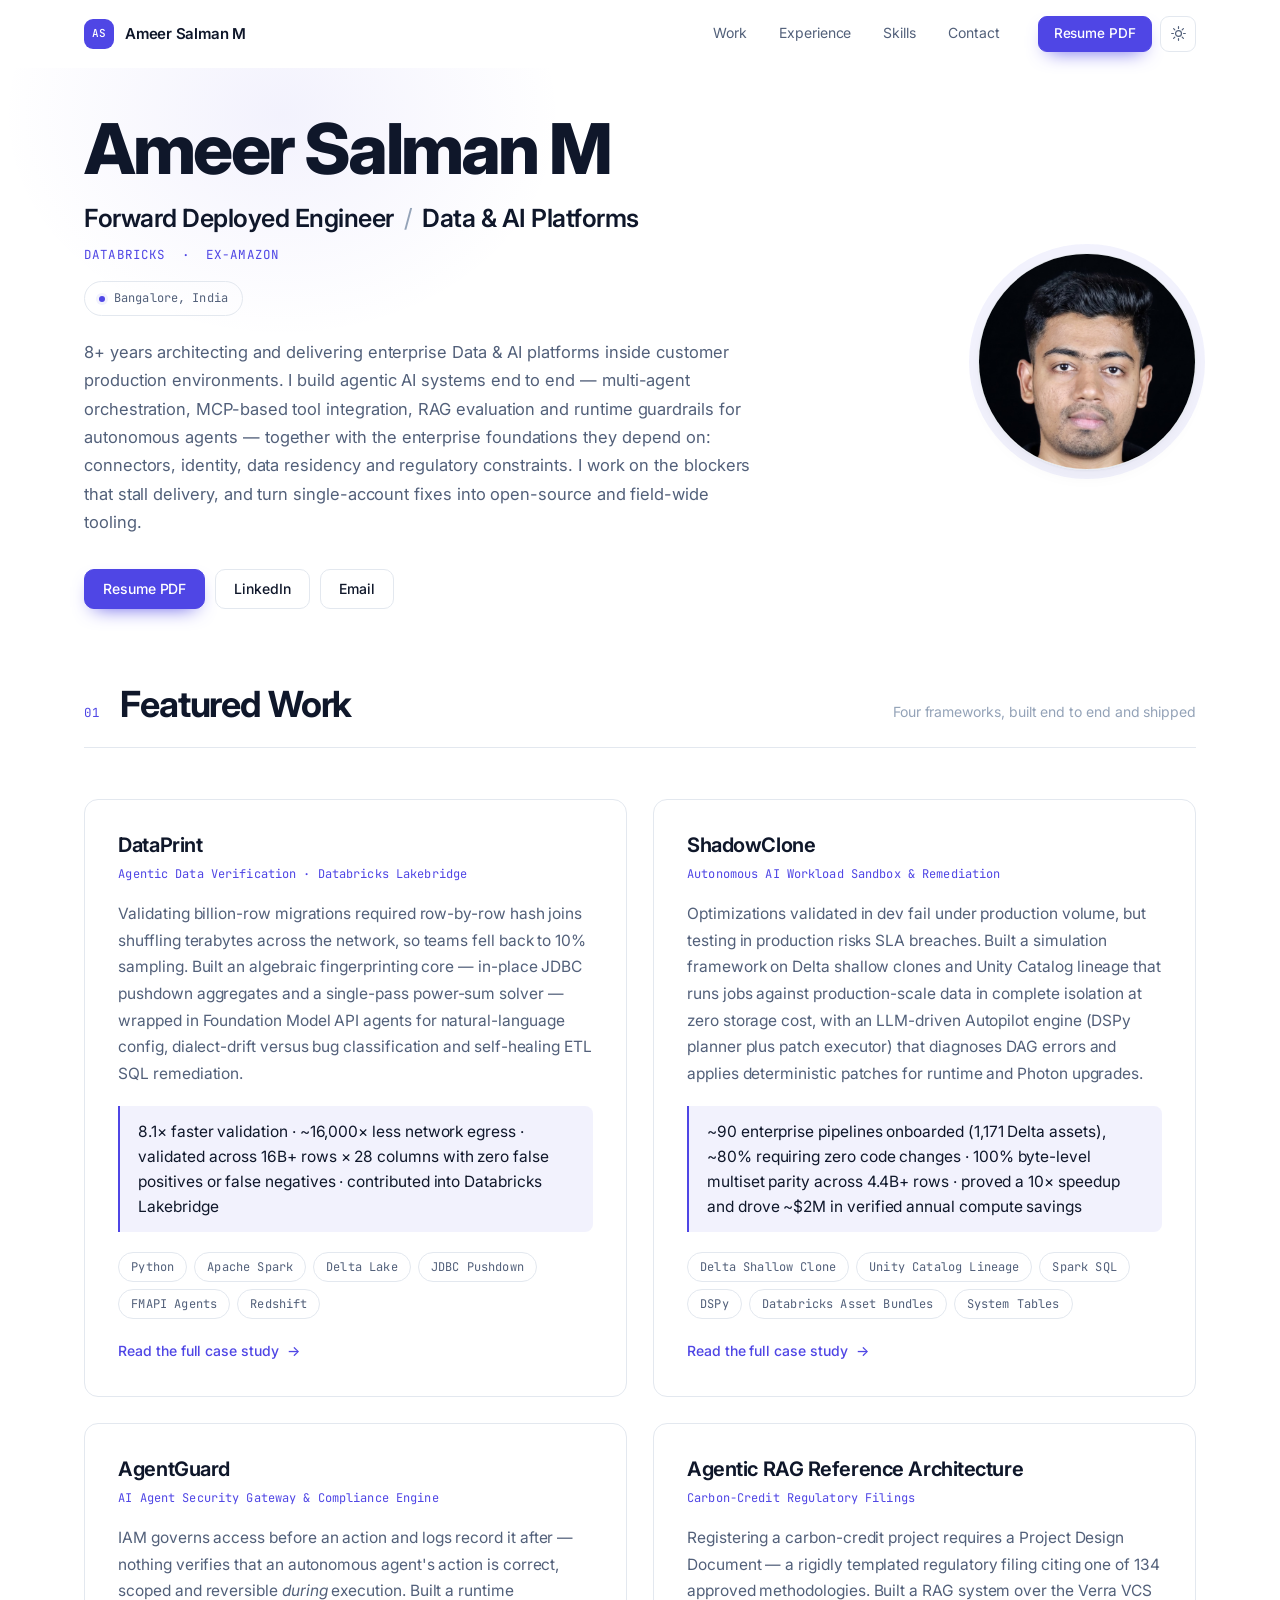
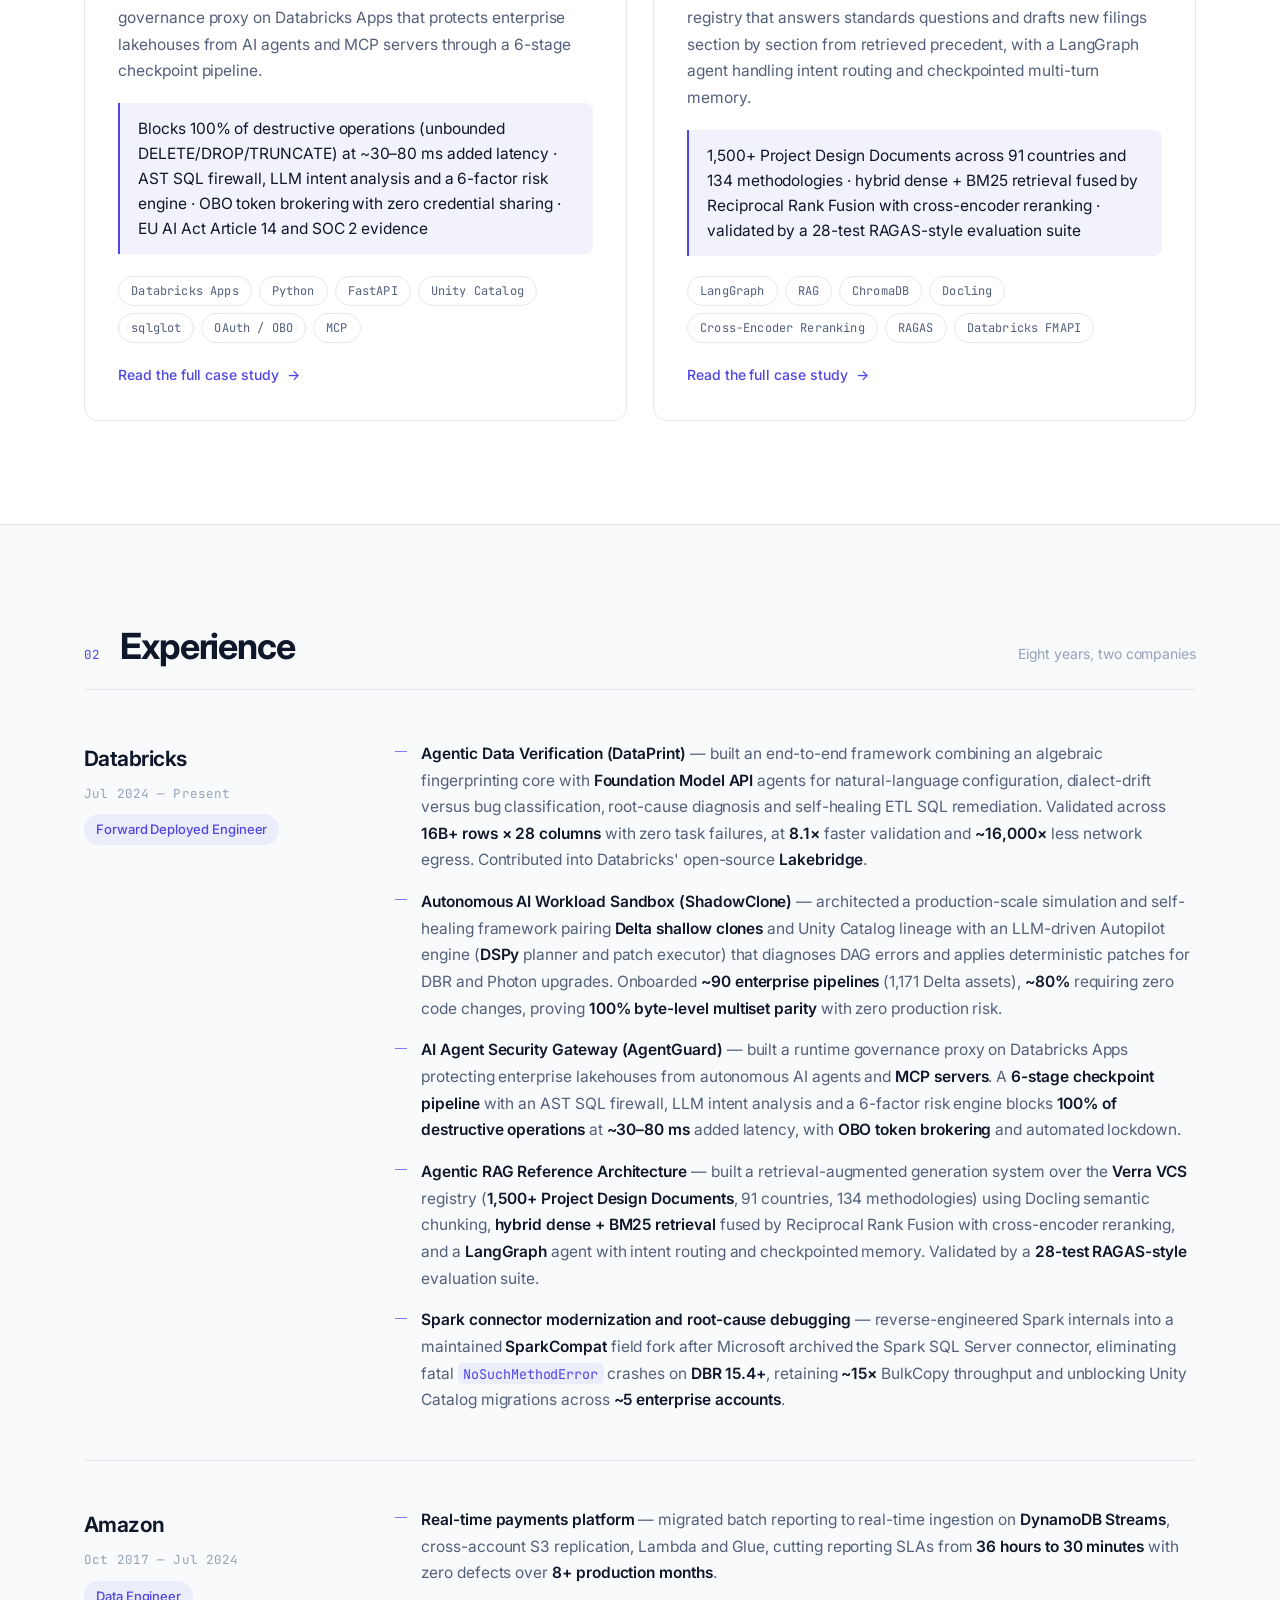
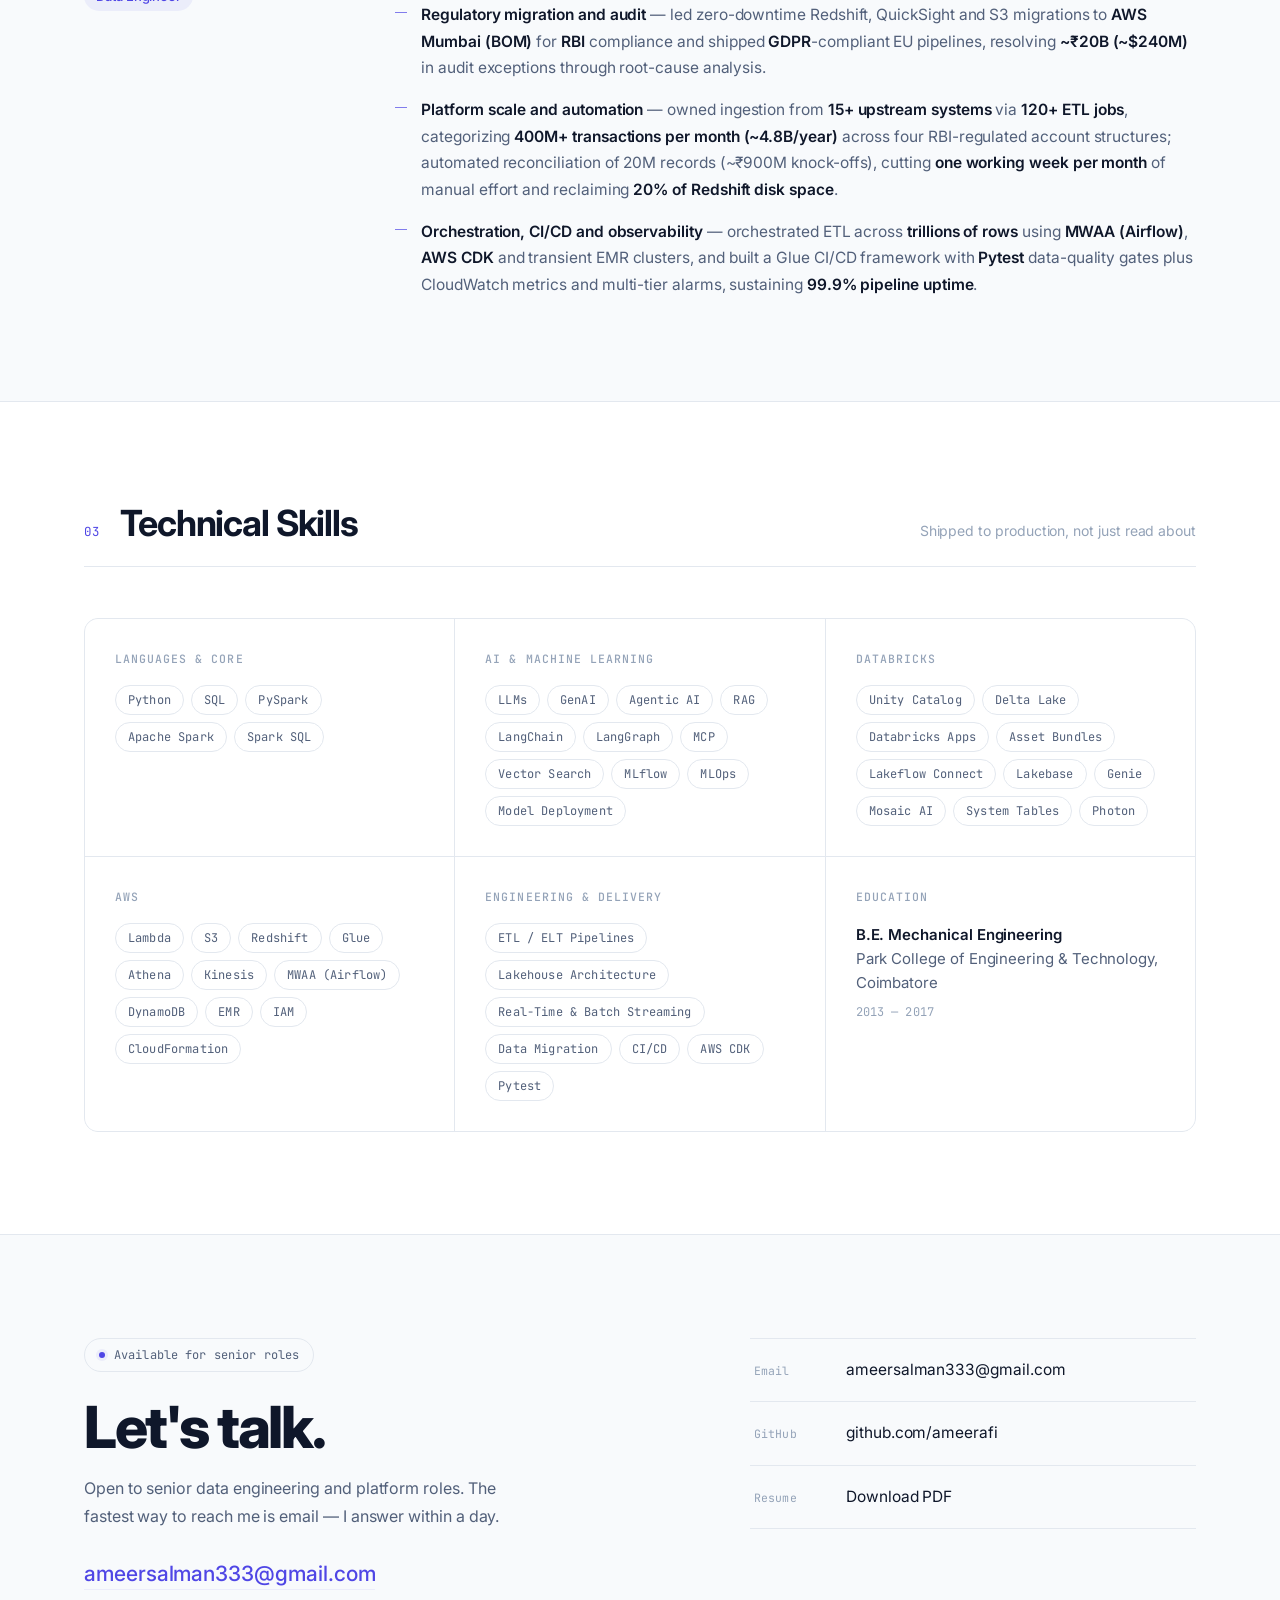
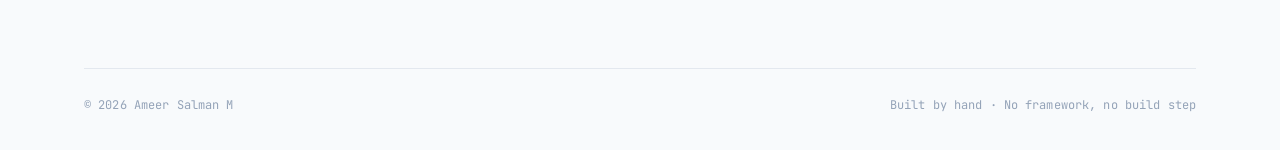
<file: index.html>
<!DOCTYPE html>
<html lang="en" data-theme="dark">

<head>
<meta charset="UTF-8">
<meta name="viewport" content="width=device-width, initial-scale=1">
<title>Ameer Salman M — Forward Deployed Engineer</title>
<meta name="description" content="Forward Deployed Engineer at Databricks, previously Amazon. 8+ years architecting and delivering enterprise Data &amp; AI platforms inside customer production environments — agentic AI, RAG, runtime AI governance and lakehouse migration.">

<meta property="og:type" content="profile">
<meta property="og:title" content="Ameer Salman M — Forward Deployed Engineer">
<meta property="og:description" content="8+ years architecting and delivering enterprise Data &amp; AI platforms inside customer production environments — agentic AI, RAG, runtime AI governance and lakehouse migration.">
<meta property="og:url" content="https://ameerafi.github.io/">
<meta property="og:image" content="https://ameerafi.github.io/assets/og-cover.png">
<meta name="twitter:card" content="summary_large_image">
<meta name="theme-color" content="#0b0f19">

<link rel="preconnect" href="https://fonts.googleapis.com">
<link rel="preconnect" href="https://fonts.gstatic.com" crossorigin>
<link href="https://fonts.googleapis.com/css2?family=Inter:wght@400;500;600;700;800&family=JetBrains+Mono:wght@400;500&display=swap" rel="stylesheet">
<link rel="stylesheet" href="css/style.css">
<script>try{var t=localStorage.getItem('theme');if(t)document.documentElement.dataset.theme=t;else if(matchMedia('(prefers-color-scheme: light)').matches)document.documentElement.dataset.theme='light';}catch(e){}</script>

<script type="application/ld+json">
{
  "@context": "https://schema.org",
  "@type": "Person",
  "name": "Ameer Salman M",
  "jobTitle": "Forward Deployed Engineer",
  "email": "mailto:ameersalman333@gmail.com",
  "url": "https://ameerafi.github.io/",
  "sameAs": ["https://github.com/ameerafi"],
  "address": { "@type": "PostalAddress", "addressLocality": "Bangalore", "addressCountry": "IN" },
  "worksFor": { "@type": "Organization", "name": "Databricks" },
  "alumniOf": { "@type": "CollegeOrUniversity", "name": "Park College of Engineering and Technology" },
  "knowsAbout": ["Agentic AI","Retrieval-Augmented Generation","LangGraph","LangChain","Model Context Protocol","LLM Guardrails","AI Governance","EU AI Act","Vector Search","MLflow","MLOps","Databricks","Unity Catalog","Delta Lake","Mosaic AI","Apache Spark","PySpark","Python","SQL","AWS","AWS Glue","Amazon Redshift","AWS Lambda","Apache Airflow","Lakehouse Architecture","ETL","Data Migration"]
}
</script>
</head>

<body>
<a class="skip" href="#main">Skip to content</a>

<header class="nav" id="nav">
  <div class="shell nav-inner">
    <a class="brand" href="#top"><span class="brand-mark" aria-hidden="true">AS</span>Ameer Salman M</a>
    <nav class="nav-links" id="navLinks" aria-label="Sections">
      <a href="#work">Work</a>
      <a href="#experience">Experience</a>
      <a href="#skills">Skills</a>
      <a href="#contact">Contact</a>
    </nav>
    <div class="nav-actions">
      <a class="btn btn-primary nav-resume" href="assets/Ameer-Salman-CV.pdf" download>Resume PDF</a>
      <button class="icon-btn" id="themeToggle" aria-label="Switch colour theme">
        <svg class="ico ico-sun" viewBox="0 0 24 24" aria-hidden="true"><circle cx="12" cy="12" r="4.2"/><path d="M12 2.4v2.4M12 19.2v2.4M2.4 12h2.4M19.2 12h2.4M5.1 5.1l1.7 1.7M17.2 17.2l1.7 1.7M18.9 5.1l-1.7 1.7M6.8 17.2l-1.7 1.7"/></svg>
        <svg class="ico ico-moon" viewBox="0 0 24 24" aria-hidden="true"><path d="M20 13.6A8.2 8.2 0 0 1 10.4 4a8.4 8.4 0 1 0 9.6 9.6z"/></svg>
      </button>
      <button class="icon-btn menu-btn" id="menuToggle" aria-label="Open menu" aria-expanded="false">
        <svg class="ico" viewBox="0 0 24 24" aria-hidden="true"><path d="M4 7h16M4 12h16M4 17h16"/></svg>
      </button>
    </div>
  </div>
</header>

<main id="main">

<!-- ═══════════ HERO ═══════════ -->
<section class="hero" id="top">
  <div class="hero-glow" aria-hidden="true"></div>
  <div class="shell">
    <div class="hero-grid">
      <div class="hero-copy">
        <h1>Ameer Salman M</h1>
        <p class="headline">Forward Deployed Engineer <span class="sep" aria-hidden="true">/</span>
          Data &amp; AI Platforms</p>
        <p class="ctx mono">Databricks &nbsp;·&nbsp; Ex-Amazon</p>
        <p class="eyebrow mono"><span class="dot" aria-hidden="true"></span>Bangalore, India</p>
        <p class="bio">8+ years architecting and delivering enterprise Data &amp; AI platforms inside
          customer production environments. I build agentic AI systems end to end — multi-agent
          orchestration, MCP-based tool integration, RAG evaluation and runtime guardrails for
          autonomous agents — together with the enterprise foundations they depend on: connectors,
          identity, data residency and regulatory constraints. I work on the blockers that stall
          delivery, and turn single-account fixes into open-source and field-wide tooling.</p>
        <div class="quick-links">
          <a class="btn btn-primary" href="assets/Ameer-Salman-CV.pdf" download>Resume PDF</a>
          <!-- TODO: replace with the real LinkedIn URL -->
          <a class="btn" href="#contact">LinkedIn</a>
          <a class="btn" href="mailto:ameersalman333@gmail.com">Email</a>
        </div>
      </div>

      <figure class="hero-photo">
        <img src="assets/portrait.jpg" alt="Ameer Salman M" width="613" height="860">
      </figure>
    </div>
  </div>
</section>

<!-- ═══════════ WORK ═══════════ -->
<section class="band" id="work">
  <div class="shell">
    <header class="sec-head">
      <span class="sec-num mono">01</span>
      <h2>Featured Work</h2>
      <p class="sec-note">Four frameworks, built end to end and shipped</p>
    </header>

    <div class="cards">
      <article class="card">
        <div class="card-top">
          <h3>DataPrint</h3>
          <p class="card-tag mono">Agentic Data Verification · Databricks Lakebridge</p>
        </div>
        <p>Validating billion-row migrations required row-by-row hash joins shuffling terabytes across
          the network, so teams fell back to 10% sampling. Built an algebraic fingerprinting core —
          in-place JDBC pushdown aggregates and a single-pass power-sum solver — wrapped in Foundation
          Model API agents for natural-language config, dialect-drift versus bug classification and
          self-healing ETL SQL remediation.</p>
        <p class="metric">8.1&times; faster validation · ~16,000&times; less network egress · validated
          across 16B+ rows &times; 28 columns with zero false positives or false negatives ·
          contributed into Databricks Lakebridge</p>
        <ul class="pills mono">
          <li>Python</li><li>Apache Spark</li><li>Delta Lake</li><li>JDBC Pushdown</li>
          <li>FMAPI Agents</li><li>Redshift</li>
        </ul>
        <a class="card-link" href="work/dataprint/">Read the full case study<span aria-hidden="true">→</span></a>
      </article>

      <article class="card">
        <div class="card-top">
          <h3>ShadowClone</h3>
          <p class="card-tag mono">Autonomous AI Workload Sandbox &amp; Remediation</p>
        </div>
        <p>Optimizations validated in dev fail under production volume, but testing in production risks
          SLA breaches. Built a simulation framework on Delta shallow clones and Unity Catalog lineage
          that runs jobs against production-scale data in complete isolation at zero storage cost, with
          an LLM-driven Autopilot engine (DSPy planner plus patch executor) that diagnoses DAG errors
          and applies deterministic patches for runtime and Photon upgrades.</p>
        <p class="metric">~90 enterprise pipelines onboarded (1,171 Delta assets), ~80% requiring zero
          code changes · 100% byte-level multiset parity across 4.4B+ rows · proved a 10&times; speedup
          and drove ~$2M in verified annual compute savings</p>
        <ul class="pills mono">
          <li>Delta Shallow Clone</li><li>Unity Catalog Lineage</li><li>Spark SQL</li>
          <li>DSPy</li><li>Databricks Asset Bundles</li><li>System Tables</li>
        </ul>
        <a class="card-link" href="work/shadowclone/">Read the full case study<span aria-hidden="true">→</span></a>
      </article>

      <article class="card">
        <div class="card-top">
          <h3>AgentGuard</h3>
          <p class="card-tag mono">AI Agent Security Gateway &amp; Compliance Engine</p>
        </div>
        <p>IAM governs access before an action and logs record it after — nothing verifies that an
          autonomous agent's action is correct, scoped and reversible <em>during</em> execution. Built a
          runtime governance proxy on Databricks Apps that protects enterprise lakehouses from AI agents
          and MCP servers through a 6-stage checkpoint pipeline.</p>
        <p class="metric">Blocks 100% of destructive operations (unbounded DELETE/DROP/TRUNCATE) at
          ~30–80&nbsp;ms added latency · AST SQL firewall, LLM intent analysis and a 6-factor risk
          engine · OBO token brokering with zero credential sharing · EU AI Act Article 14 and SOC 2
          evidence</p>
        <ul class="pills mono">
          <li>Databricks Apps</li><li>Python</li><li>FastAPI</li><li>Unity Catalog</li>
          <li>sqlglot</li><li>OAuth / OBO</li><li>MCP</li>
        </ul>
        <a class="card-link" href="work/agentguard/">Read the full case study<span aria-hidden="true">&rarr;</span></a>
      </article>

      <article class="card">
        <div class="card-top">
          <h3>Agentic RAG Reference Architecture</h3>
          <p class="card-tag mono">Carbon-Credit Regulatory Filings</p>
        </div>
        <p>Registering a carbon-credit project requires a Project Design Document — a rigidly templated
          regulatory filing citing one of 134 approved methodologies. Built a RAG system over the Verra
          VCS registry that answers standards questions and drafts new filings section by section from
          retrieved precedent, with a LangGraph agent handling intent routing and checkpointed
          multi-turn memory.</p>
        <p class="metric">1,500+ Project Design Documents across 91 countries and 134 methodologies ·
          hybrid dense + BM25 retrieval fused by Reciprocal Rank Fusion with cross-encoder reranking ·
          validated by a 28-test RAGAS-style evaluation suite</p>
        <ul class="pills mono">
          <li>LangGraph</li><li>RAG</li><li>ChromaDB</li><li>Docling</li>
          <li>Cross-Encoder Reranking</li><li>RAGAS</li><li>Databricks FMAPI</li>
        </ul>
        <a class="card-link" href="work/carboncredit/">Read the full case study<span aria-hidden="true">&rarr;</span></a>
      </article>
    </div>
  </div>
</section>

<!-- ═══════════ EXPERIENCE ═══════════ -->
<section class="band band-alt" id="experience">
  <div class="shell">
    <header class="sec-head">
      <span class="sec-num mono">02</span>
      <h2>Experience</h2>
      <p class="sec-note">Eight years, two companies</p>
    </header>

    <div class="timeline">
      <article class="role">
        <div class="role-aside">
          <h3>Databricks</h3>
          <p class="role-when mono">Jul 2024 — Present</p>
          <p class="role-title">Forward Deployed Engineer</p>
        </div>
        <ul class="role-points">
          <li><b>Agentic Data Verification (DataPrint)</b> — built an end-to-end framework combining an
            algebraic fingerprinting core with <b>Foundation Model API</b> agents for natural-language
            configuration, dialect-drift versus bug classification, root-cause diagnosis and
            self-healing ETL SQL remediation. Validated across <b>16B+ rows × 28 columns</b> with zero
            task failures, at <b>8.1×</b> faster validation and <b>~16,000×</b> less network egress.
            Contributed into Databricks' open-source <b>Lakebridge</b>.</li>
          <li><b>Autonomous AI Workload Sandbox (ShadowClone)</b> — architected a production-scale
            simulation and self-healing framework pairing <b>Delta shallow clones</b> and Unity Catalog
            lineage with an LLM-driven Autopilot engine (<b>DSPy</b> planner and patch executor) that
            diagnoses DAG errors and applies deterministic patches for DBR and Photon upgrades.
            Onboarded <b>~90 enterprise pipelines</b> (1,171 Delta assets), <b>~80%</b> requiring zero
            code changes, proving <b>100% byte-level multiset parity</b> with zero production risk.</li>
          <li><b>AI Agent Security Gateway (AgentGuard)</b> — built a runtime governance proxy on
            Databricks Apps protecting enterprise lakehouses from autonomous AI agents and
            <b>MCP servers</b>. A <b>6-stage checkpoint pipeline</b> with an AST SQL firewall, LLM
            intent analysis and a 6-factor risk engine blocks <b>100% of destructive operations</b> at
            <b>~30–80 ms</b> added latency, with <b>OBO token brokering</b> and automated lockdown.</li>
          <li><b>Agentic RAG Reference Architecture</b> — built a retrieval-augmented generation system
            over the <b>Verra VCS</b> registry (<b>1,500+ Project Design Documents</b>, 91 countries,
            134 methodologies) using Docling semantic chunking, <b>hybrid dense + BM25 retrieval</b>
            fused by Reciprocal Rank Fusion with cross-encoder reranking, and a <b>LangGraph</b> agent
            with intent routing and checkpointed memory. Validated by a <b>28-test RAGAS-style</b>
            evaluation suite.</li>
          <li><b>Spark connector modernization and root-cause debugging</b> — reverse-engineered Spark
            internals into a maintained <b>SparkCompat</b> field fork after Microsoft archived the Spark
            SQL Server connector, eliminating fatal <code>NoSuchMethodError</code> crashes on
            <b>DBR 15.4+</b>, retaining <b>~15×</b> BulkCopy throughput and unblocking Unity Catalog
            migrations across <b>~5 enterprise accounts</b>.</li>
        </ul>
      </article>

      <article class="role">
        <div class="role-aside">
          <h3>Amazon</h3>
          <p class="role-when mono">Oct 2017 — Jul 2024</p>
          <p class="role-title">Data Engineer</p>
        </div>
        <ul class="role-points">
          <li><b>Real-time payments platform</b> — migrated batch reporting to real-time ingestion on
            <b>DynamoDB Streams</b>, cross-account S3 replication, Lambda and Glue, cutting reporting
            SLAs from <b>36 hours to 30 minutes</b> with zero defects over <b>8+ production
            months</b>.</li>
          <li><b>Regulatory migration and audit</b> — led zero-downtime Redshift, QuickSight and S3
            migrations to <b>AWS Mumbai (BOM)</b> for <b>RBI</b> compliance and shipped
            <b>GDPR</b>-compliant EU pipelines, resolving <b>~₹20B (~$240M)</b> in audit exceptions
            through root-cause analysis.</li>
          <li><b>Platform scale and automation</b> — owned ingestion from <b>15+ upstream systems</b>
            via <b>120+ ETL jobs</b>, categorizing <b>400M+ transactions per month (~4.8B/year)</b>
            across four RBI-regulated account structures; automated reconciliation of 20M records
            (~₹900M knock-offs), cutting <b>one working week per month</b> of manual effort and
            reclaiming <b>20% of Redshift disk space</b>.</li>
          <li><b>Orchestration, CI/CD and observability</b> — orchestrated ETL across <b>trillions of
            rows</b> using <b>MWAA (Airflow)</b>, <b>AWS CDK</b> and transient EMR clusters, and built a
            Glue CI/CD framework with <b>Pytest</b> data-quality gates plus CloudWatch metrics and
            multi-tier alarms, sustaining <b>99.9% pipeline uptime</b>.</li>
        </ul>
      </article>
    </div>
  </div>
</section>

<!-- ═══════════ SKILLS ═══════════ -->
<section class="band" id="skills">
  <div class="shell">
    <header class="sec-head">
      <span class="sec-num mono">03</span>
      <h2>Technical Skills</h2>
      <p class="sec-note">Shipped to production, not just read about</p>
    </header>

    <div class="skills">
      <section class="skill-group">
        <h3 class="mono">Languages &amp; Core</h3>
        <ul class="pills mono">
          <li>Python</li><li>SQL</li><li>PySpark</li><li>Apache Spark</li><li>Spark SQL</li>
        </ul>
      </section>
      <section class="skill-group">
        <h3 class="mono">AI &amp; Machine Learning</h3>
        <ul class="pills mono">
          <li>LLMs</li><li>GenAI</li><li>Agentic AI</li><li>RAG</li><li>LangChain</li>
          <li>LangGraph</li><li>MCP</li><li>Vector Search</li><li>MLflow</li><li>MLOps</li>
          <li>Model Deployment</li>
        </ul>
      </section>
      <section class="skill-group">
        <h3 class="mono">Databricks</h3>
        <ul class="pills mono">
          <li>Unity Catalog</li><li>Delta Lake</li><li>Databricks Apps</li><li>Asset Bundles</li>
          <li>Lakeflow Connect</li><li>Lakebase</li><li>Genie</li><li>Mosaic AI</li>
          <li>System Tables</li><li>Photon</li>
        </ul>
      </section>
      <section class="skill-group">
        <h3 class="mono">AWS</h3>
        <ul class="pills mono">
          <li>Lambda</li><li>S3</li><li>Redshift</li><li>Glue</li><li>Athena</li><li>Kinesis</li>
          <li>MWAA (Airflow)</li><li>DynamoDB</li><li>EMR</li><li>IAM</li><li>CloudFormation</li>
        </ul>
      </section>
      <section class="skill-group">
        <h3 class="mono">Engineering &amp; Delivery</h3>
        <ul class="pills mono">
          <li>ETL / ELT Pipelines</li><li>Lakehouse Architecture</li><li>Real-Time &amp; Batch Streaming</li>
          <li>Data Migration</li><li>CI/CD</li><li>AWS CDK</li><li>Pytest</li>
        </ul>
      </section>
      <section class="skill-group">
        <h3 class="mono">Education</h3>
        <p class="edu">
          <b>B.E. Mechanical Engineering</b><br>
          Park College of Engineering &amp; Technology, Coimbatore
          <span class="mono edu-when">2013 — 2017</span>
        </p>
      </section>
    </div>
  </div>
</section>

</main>

<!-- ═══════════ CONTACT ═══════════ -->
<footer class="contact" id="contact">
  <div class="shell">
    <div class="contact-grid">
      <div>
        <p class="eyebrow mono"><span class="dot" aria-hidden="true"></span>Available for senior roles</p>
        <h2 class="contact-title">Let's talk.</h2>
        <p class="contact-lead">Open to senior data engineering and platform roles. The fastest way to
          reach me is email — I answer within a day.</p>
        <a class="mailto" href="mailto:ameersalman333@gmail.com">ameersalman333@gmail.com</a>
      </div>
      <div class="contact-links">
        <a class="clink" href="mailto:ameersalman333@gmail.com">
          <span class="clink-lbl mono">Email</span>
          <span class="clink-val">ameersalman333@gmail.com</span>
        </a>
        <a class="clink" href="https://github.com/ameerafi" target="_blank" rel="noopener">
          <span class="clink-lbl mono">GitHub</span>
          <span class="clink-val">github.com/ameerafi</span>
        </a>
        <a class="clink" href="assets/Ameer-Salman-CV.pdf" download>
          <span class="clink-lbl mono">Resume</span>
          <span class="clink-val">Download PDF</span>
        </a>
      </div>
    </div>
    <div class="foot-bar">
      <p class="mono">© <span id="year">2026</span> Ameer Salman M</p>
      <p class="mono">Built by hand · No framework, no build step</p>
    </div>
  </div>
</footer>

<script src="js/main.js"></script>
</body>
</html>
</file>
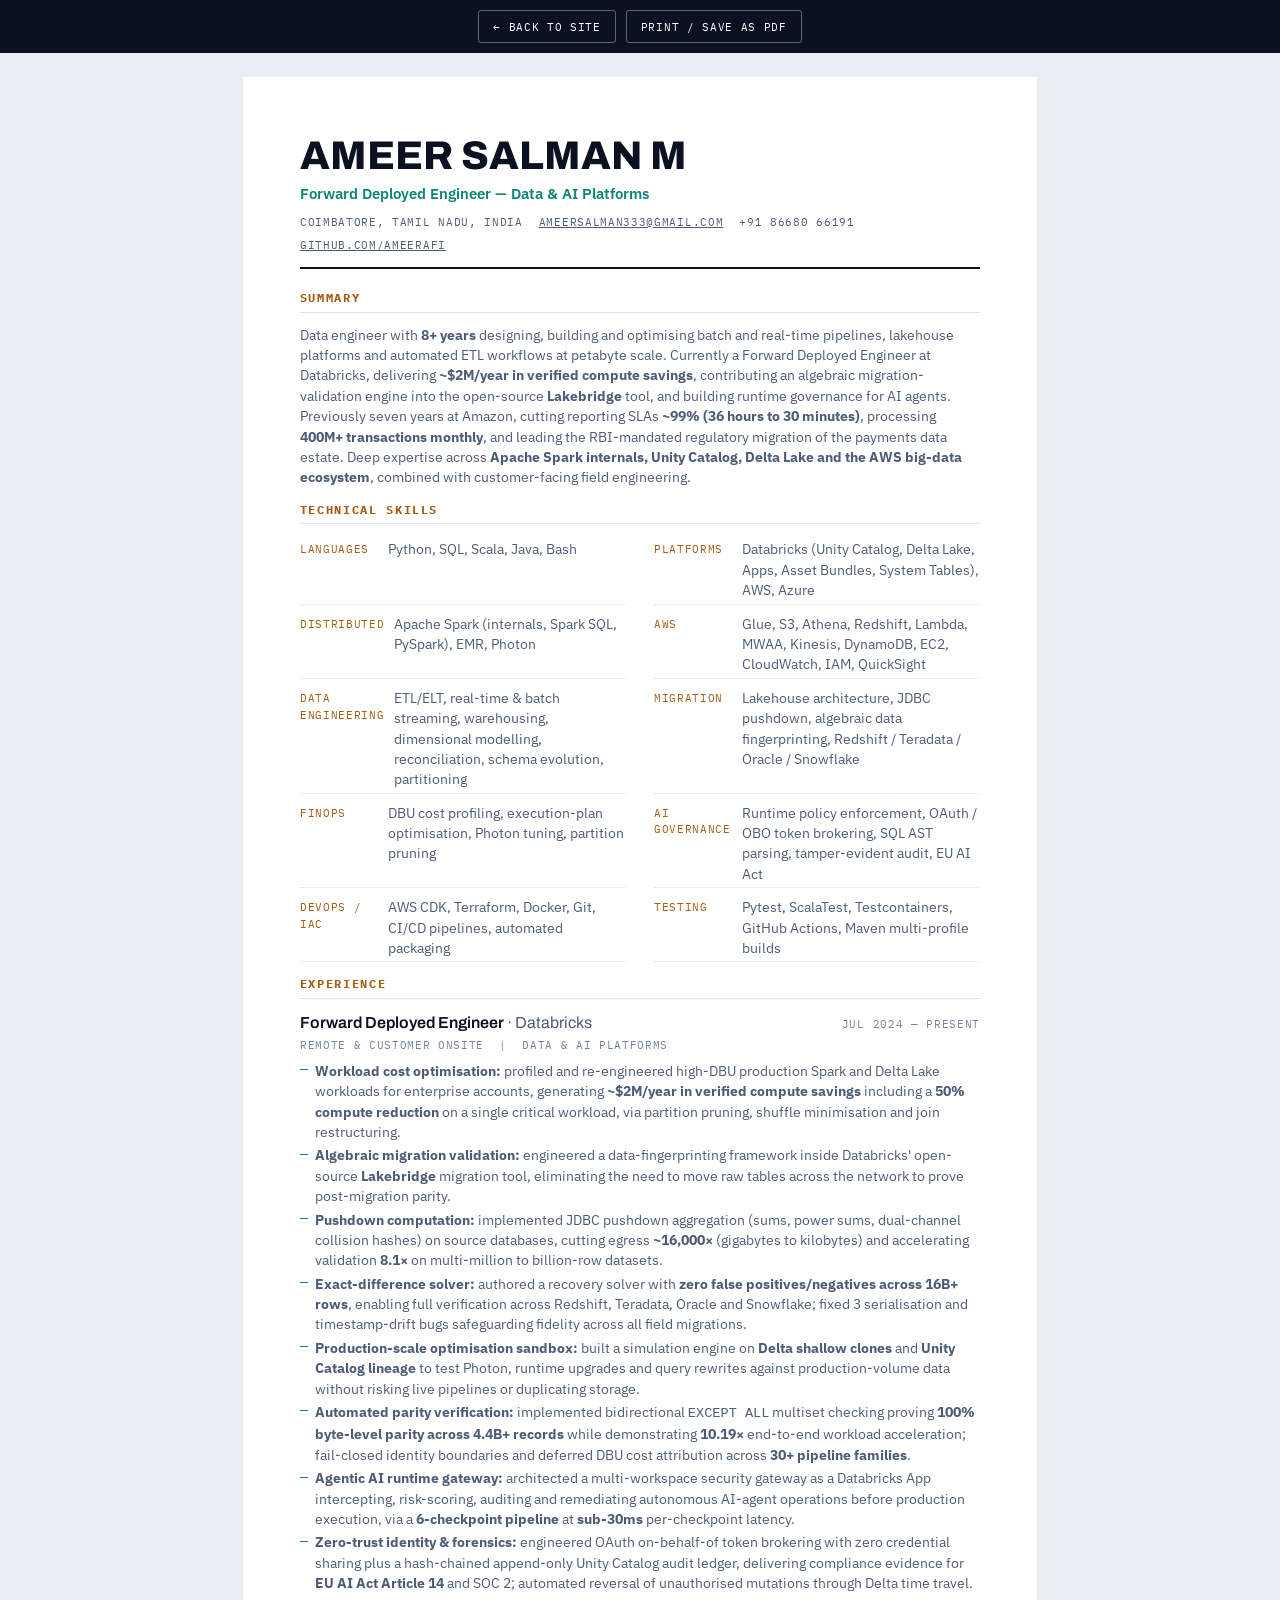
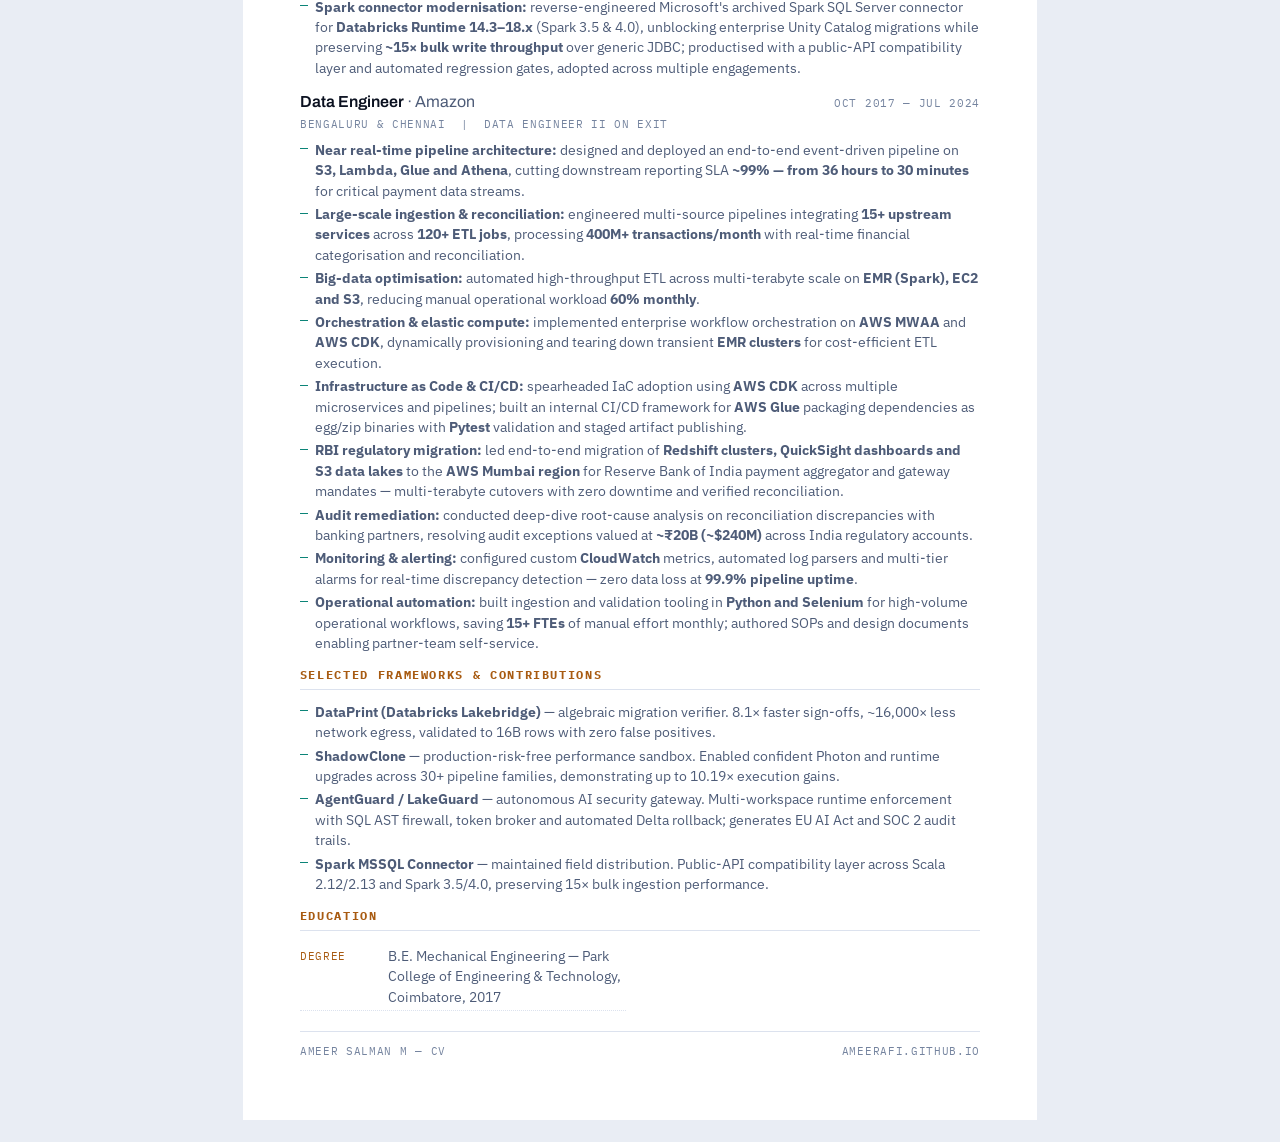
<file: cv/index.html>
<!DOCTYPE html>
<html lang="en">
<head>
<meta charset="UTF-8">
<meta name="viewport" content="width=device-width, initial-scale=1">
<title>Ameer Salman M — Curriculum Vitae</title>
<meta name="description" content="Curriculum vitae — Ameer Salman M, Data Engineer.">
<link rel="preconnect" href="https://fonts.googleapis.com">
<link rel="preconnect" href="https://fonts.gstatic.com" crossorigin>
<link href="https://fonts.googleapis.com/css2?family=Archivo:wght@600;800&family=IBM+Plex+Mono:wght@400;500&family=IBM+Plex+Sans:wght@400;500;600&display=swap" rel="stylesheet">
<style>
  *{box-sizing:border-box;margin:0;padding:0}
  :root{--ink:#0B1120;--dim:#4E5C78;--faint:#75849F;--line:#DCE2EE;--signal:#0C8478;--pulse:#A85B12}
  body{font-family:'IBM Plex Sans',system-ui,sans-serif;color:var(--ink);background:#E9EDF4;
       line-height:1.5;font-size:10.2pt;-webkit-font-smoothing:antialiased}
  .sheet{max-width:210mm;margin:24px auto;background:#fff;padding:16mm 15mm}
  .mono{font-family:'IBM Plex Mono',monospace;font-size:8.6pt;letter-spacing:.06em;text-transform:uppercase}

  .bar{position:sticky;top:0;z-index:5;background:var(--ink);color:#fff;
       display:flex;gap:10px;justify-content:center;padding:10px}
  .bar button,.bar a{font-family:'IBM Plex Mono',monospace;font-size:8.6pt;letter-spacing:.06em;
       text-transform:uppercase;background:none;border:1px solid rgba(255,255,255,.35);
       color:#fff;padding:7px 14px;border-radius:3px;cursor:pointer;text-decoration:none}
  .bar button:hover,.bar a:hover{background:#fff;color:var(--ink)}

  header{border-bottom:2px solid var(--ink);padding-bottom:14px;margin-bottom:20px}
  h1{font-family:'Archivo',sans-serif;font-weight:800;font-size:30pt;letter-spacing:0;
     text-transform:uppercase;line-height:.9;margin-bottom:8px}
  .role{color:var(--signal);font-weight:600;font-size:11.5pt;margin-bottom:8px;letter-spacing:0}
  .meta{display:flex;flex-wrap:wrap;gap:6px 16px;color:var(--dim)}
  .meta a{color:var(--dim)}

  section{margin-bottom:13px}
  h2{font-family:'IBM Plex Mono',monospace;font-size:8.8pt;letter-spacing:.14em;text-transform:uppercase;
     color:var(--pulse);border-bottom:1px solid var(--line);padding-bottom:5px;margin-bottom:12px}
  .summary{color:var(--dim);max-width:none}

  .job{margin-bottom:12px}
  .job-top{display:flex;justify-content:space-between;gap:14px;align-items:baseline;flex-wrap:wrap}
  h3{font-family:'Archivo',sans-serif;font-weight:600;font-size:12pt;letter-spacing:0}
  h3 span{font-weight:400;color:var(--dim)}
  .when{color:var(--faint);white-space:nowrap}
  .job ul{list-style:none;margin-top:7px}
  .job li{padding-left:15px;position:relative;color:var(--dim);margin-bottom:3px}
  .job li::before{content:'';position:absolute;left:0;top:.62em;width:8px;height:1px;background:var(--signal)}

  .grid2{display:grid;grid-template-columns:1fr 1fr;gap:6px 28px}
  .kv{display:flex;gap:10px;padding:3px 0;border-bottom:1px dotted var(--line)}
  .kv dt{color:var(--pulse);flex:0 0 78px;font-family:'IBM Plex Mono',monospace;font-size:8.4pt;
     letter-spacing:.06em;text-transform:uppercase;padding-top:2px}
  .kv dd{color:var(--dim);flex:1}

  .sub{color:var(--faint);font-size:8.4pt;letter-spacing:.06em;text-transform:uppercase;margin:2px 0 5px}
  footer{margin-top:20px;padding-top:10px;border-top:1px solid var(--line);color:var(--faint);
     display:flex;justify-content:space-between;gap:12px;flex-wrap:wrap}

  li,.kv{break-inside:avoid}
  h2,h3{break-after:avoid}
  .job-top{break-after:avoid}
  @media print{
    @page{size:A4 portrait;margin:12mm}
    body{background:#fff;font-size:8.9pt;line-height:1.42}
    .sheet{margin:0;padding:0;max-width:100%}
    .bar{display:none}
    a{color:inherit;text-decoration:none}
  }
  @media(max-width:640px){.sheet{padding:22px 18px;margin:0}.grid2{grid-template-columns:1fr}h1{font-size:24pt}}
</style>
</head>
<body>

<div class="bar">
  <a href="../">← Back to site</a>
  <button onclick="window.print()">Print / Save as PDF</button>
</div>

<div class="sheet">
  <header>
    <h1>Ameer Salman M</h1>
    <p class="role">Forward Deployed Engineer &mdash; Data &amp; AI Platforms</p>
    <div class="meta mono">
      <span>Coimbatore, Tamil Nadu, India</span>
      <a href="mailto:ameersalman333@gmail.com">ameersalman333@gmail.com</a>
      <span>+91 86680 66191</span>
      <a href="https://github.com/ameerafi">github.com/ameerafi</a>
    </div>
  </header>

  <section>
    <h2>Summary</h2>
    <p class="summary">Data engineer with <b>8+ years</b> designing, building and optimising batch and real-time
    pipelines, lakehouse platforms and automated ETL workflows at petabyte scale. Currently a Forward Deployed
    Engineer at Databricks, delivering <b>~$2M/year in verified compute savings</b>, contributing an algebraic
    migration-validation engine into the open-source <b>Lakebridge</b> tool, and building runtime governance for
    AI agents. Previously seven years at Amazon, cutting reporting SLAs <b>~99% (36 hours to 30 minutes)</b>,
    processing <b>400M+ transactions monthly</b>, and leading the RBI-mandated regulatory migration of the
    payments data estate. Deep expertise across <b>Apache Spark internals, Unity Catalog, Delta Lake and the AWS
    big-data ecosystem</b>, combined with customer-facing field engineering.</p>
  </section>

  <section>
    <h2>Technical Skills</h2>
    <div class="grid2">
      <dl class="kv"><dt>Languages</dt><dd>Python, SQL, Scala, Java, Bash</dd></dl>
      <dl class="kv"><dt>Platforms</dt><dd>Databricks (Unity Catalog, Delta Lake, Apps, Asset Bundles, System Tables), AWS, Azure</dd></dl>
      <dl class="kv"><dt>Distributed</dt><dd>Apache Spark (internals, Spark SQL, PySpark), EMR, Photon</dd></dl>
      <dl class="kv"><dt>AWS</dt><dd>Glue, S3, Athena, Redshift, Lambda, MWAA, Kinesis, DynamoDB, EC2, CloudWatch, IAM, QuickSight</dd></dl>
      <dl class="kv"><dt>Data engineering</dt><dd>ETL/ELT, real-time &amp; batch streaming, warehousing, dimensional modelling, reconciliation, schema evolution, partitioning</dd></dl>
      <dl class="kv"><dt>Migration</dt><dd>Lakehouse architecture, JDBC pushdown, algebraic data fingerprinting, Redshift / Teradata / Oracle / Snowflake</dd></dl>
      <dl class="kv"><dt>FinOps</dt><dd>DBU cost profiling, execution-plan optimisation, Photon tuning, partition pruning</dd></dl>
      <dl class="kv"><dt>AI governance</dt><dd>Runtime policy enforcement, OAuth / OBO token brokering, SQL AST parsing, tamper-evident audit, EU AI Act</dd></dl>
      <dl class="kv"><dt>DevOps / IaC</dt><dd>AWS CDK, Terraform, Docker, Git, CI/CD pipelines, automated packaging</dd></dl>
      <dl class="kv"><dt>Testing</dt><dd>Pytest, ScalaTest, Testcontainers, GitHub Actions, Maven multi-profile builds</dd></dl>
    </div>
  </section>

  <section>
    <h2>Experience</h2>

    <div class="job">
      <div class="job-top">
        <h3>Forward Deployed Engineer <span>&middot; Databricks</span></h3>
        <span class="when mono">Jul 2024 &mdash; Present</span>
      </div>
      <p class="sub mono">Remote &amp; customer onsite &nbsp;|&nbsp; Data &amp; AI platforms</p>
      <ul>
        <li><b>Workload cost optimisation:</b> profiled and re-engineered high-DBU production Spark and Delta Lake
          workloads for enterprise accounts, generating <b>~$2M/year in verified compute savings</b> including a
          <b>50% compute reduction</b> on a single critical workload, via partition pruning, shuffle minimisation
          and join restructuring.</li>
        <li><b>Algebraic migration validation:</b> engineered a data-fingerprinting framework inside Databricks'
          open-source <b>Lakebridge</b> migration tool, eliminating the need to move raw tables across the network
          to prove post-migration parity.</li>
        <li><b>Pushdown computation:</b> implemented JDBC pushdown aggregation (sums, power sums, dual-channel
          collision hashes) on source databases, cutting egress <b>~16,000&times;</b> (gigabytes to kilobytes) and
          accelerating validation <b>8.1&times;</b> on multi-million to billion-row datasets.</li>
        <li><b>Exact-difference solver:</b> authored a recovery solver with <b>zero false positives/negatives across
          16B+ rows</b>, enabling full verification across Redshift, Teradata, Oracle and Snowflake; fixed 3
          serialisation and timestamp-drift bugs safeguarding fidelity across all field migrations.</li>
        <li><b>Production-scale optimisation sandbox:</b> built a simulation engine on <b>Delta shallow clones</b> and
          <b>Unity Catalog lineage</b> to test Photon, runtime upgrades and query rewrites against production-volume
          data without risking live pipelines or duplicating storage.</li>
        <li><b>Automated parity verification:</b> implemented bidirectional <code>EXCEPT ALL</code> multiset checking
          proving <b>100% byte-level parity across 4.4B+ records</b> while demonstrating <b>10.19&times;</b>
          end-to-end workload acceleration; fail-closed identity boundaries and deferred DBU cost attribution across
          <b>30+ pipeline families</b>.</li>
        <li><b>Agentic AI runtime gateway:</b> architected a multi-workspace security gateway as a Databricks App
          intercepting, risk-scoring, auditing and remediating autonomous AI-agent operations before production
          execution, via a <b>6-checkpoint pipeline</b> at <b>sub-30ms</b> per-checkpoint latency.</li>
        <li><b>Zero-trust identity &amp; forensics:</b> engineered OAuth on-behalf-of token brokering with zero
          credential sharing plus a hash-chained append-only Unity Catalog audit ledger, delivering compliance
          evidence for <b>EU AI Act Article 14</b> and SOC 2; automated reversal of unauthorised mutations through
          Delta time travel.</li>
        <li><b>Spark connector modernisation:</b> reverse-engineered Microsoft's archived Spark SQL Server connector
          for <b>Databricks Runtime 14.3&ndash;18.x</b> (Spark 3.5 &amp; 4.0), unblocking enterprise Unity Catalog
          migrations while preserving <b>~15&times; bulk write throughput</b> over generic JDBC; productised with a
          public-API compatibility layer and automated regression gates, adopted across multiple engagements.</li>
      </ul>
    </div>

    <div class="job">
      <div class="job-top">
        <h3>Data Engineer <span>&middot; Amazon</span></h3>
        <span class="when mono">Oct 2017 &mdash; Jul 2024</span>
      </div>
      <p class="sub mono">Bengaluru &amp; Chennai &nbsp;|&nbsp; Data Engineer II on exit</p>
      <ul>
        <li><b>Near real-time pipeline architecture:</b> designed and deployed an end-to-end event-driven pipeline on
          <b>S3, Lambda, Glue and Athena</b>, cutting downstream reporting SLA <b>~99% &mdash; from 36 hours to 30
          minutes</b> for critical payment data streams.</li>
        <li><b>Large-scale ingestion &amp; reconciliation:</b> engineered multi-source pipelines integrating
          <b>15+ upstream services</b> across <b>120+ ETL jobs</b>, processing <b>400M+ transactions/month</b> with
          real-time financial categorisation and reconciliation.</li>
        <li><b>Big-data optimisation:</b> automated high-throughput ETL across multi-terabyte scale on <b>EMR (Spark),
          EC2 and S3</b>, reducing manual operational workload <b>60% monthly</b>.</li>
        <li><b>Orchestration &amp; elastic compute:</b> implemented enterprise workflow orchestration on
          <b>AWS MWAA</b> and <b>AWS CDK</b>, dynamically provisioning and tearing down transient <b>EMR clusters</b>
          for cost-efficient ETL execution.</li>
        <li><b>Infrastructure as Code &amp; CI/CD:</b> spearheaded IaC adoption using <b>AWS CDK</b> across multiple
          microservices and pipelines; built an internal CI/CD framework for <b>AWS Glue</b> packaging dependencies
          as egg/zip binaries with <b>Pytest</b> validation and staged artifact publishing.</li>
        <li><b>RBI regulatory migration:</b> led end-to-end migration of <b>Redshift clusters, QuickSight dashboards
          and S3 data lakes</b> to the <b>AWS Mumbai region</b> for Reserve Bank of India payment aggregator and
          gateway mandates &mdash; multi-terabyte cutovers with zero downtime and verified reconciliation.</li>
        <li><b>Audit remediation:</b> conducted deep-dive root-cause analysis on reconciliation discrepancies with
          banking partners, resolving audit exceptions valued at <b>~₹20B (~$240M)</b> across India regulatory accounts.</li>
        <li><b>Monitoring &amp; alerting:</b> configured custom <b>CloudWatch</b> metrics, automated log parsers and
          multi-tier alarms for real-time discrepancy detection &mdash; zero data loss at <b>99.9% pipeline uptime</b>.</li>
        <li><b>Operational automation:</b> built ingestion and validation tooling in <b>Python and Selenium</b> for
          high-volume operational workflows, saving <b>15+ FTEs</b> of manual effort monthly; authored SOPs and design
          documents enabling partner-team self-service.</li>
      </ul>
    </div>
  </section>

  <section>
    <h2>Selected Frameworks &amp; Contributions</h2>
    <div class="job">
      <ul>
        <li><b>DataPrint (Databricks Lakebridge)</b> &mdash; algebraic migration verifier. 8.1&times; faster sign-offs,
          ~16,000&times; less network egress, validated to 16B rows with zero false positives.</li>
        <li><b>ShadowClone</b> &mdash; production-risk-free performance sandbox. Enabled confident Photon and runtime
          upgrades across 30+ pipeline families, demonstrating up to 10.19&times; execution gains.</li>
        <li><b>AgentGuard / LakeGuard</b> &mdash; autonomous AI security gateway. Multi-workspace runtime enforcement
          with SQL AST firewall, token broker and automated Delta rollback; generates EU AI Act and SOC 2 audit trails.</li>
        <li><b>Spark MSSQL Connector</b> &mdash; maintained field distribution. Public-API compatibility layer across
          Scala 2.12/2.13 and Spark 3.5/4.0, preserving 15&times; bulk ingestion performance.</li>
      </ul>
    </div>
  </section>

  <section>
    <h2>Education</h2>
    <div class="grid2">
      <dl class="kv"><dt>Degree</dt><dd>B.E. Mechanical Engineering &mdash; Park College of Engineering &amp; Technology, Coimbatore, 2017</dd></dl>
    </div>
  </section>

  <footer class="mono">
    <span>Ameer Salman M &mdash; CV</span>
    <span>ameerafi.github.io</span>
  </footer>
</div>

</body>
</html>
</file>
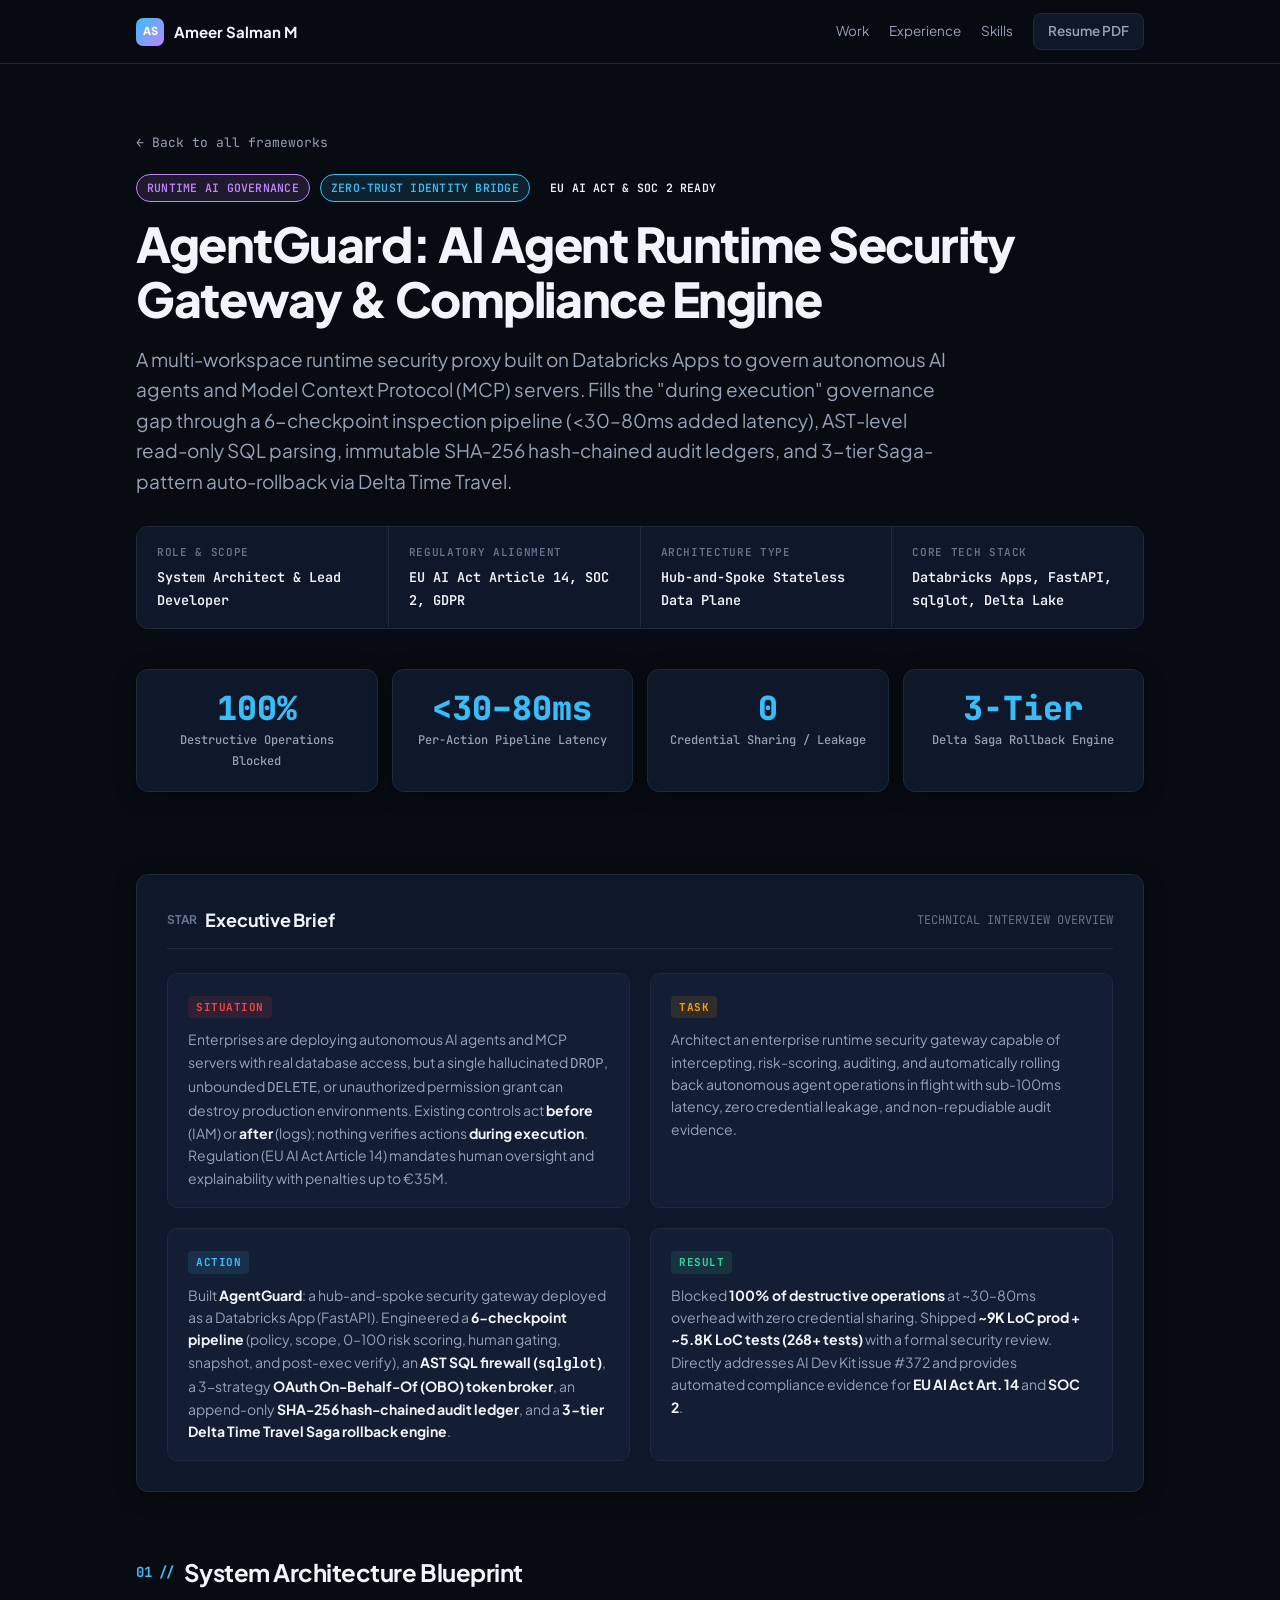
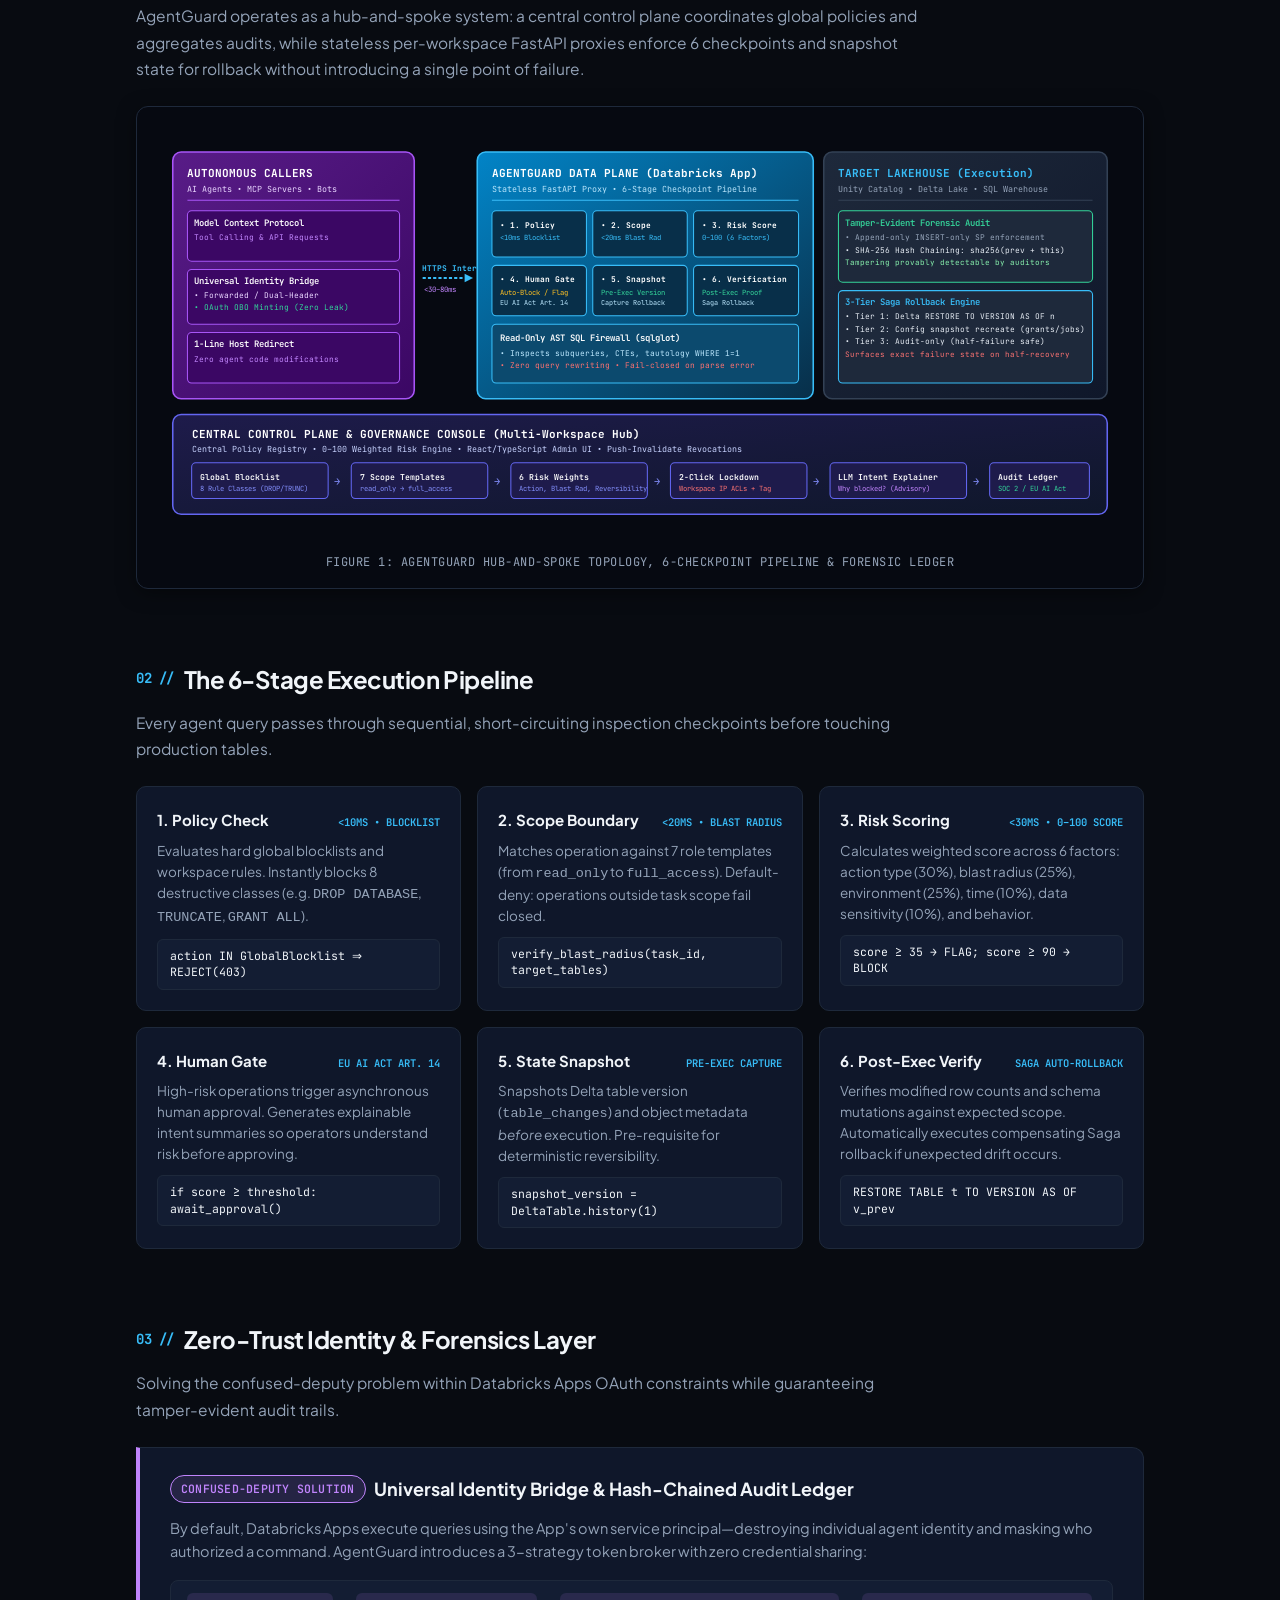
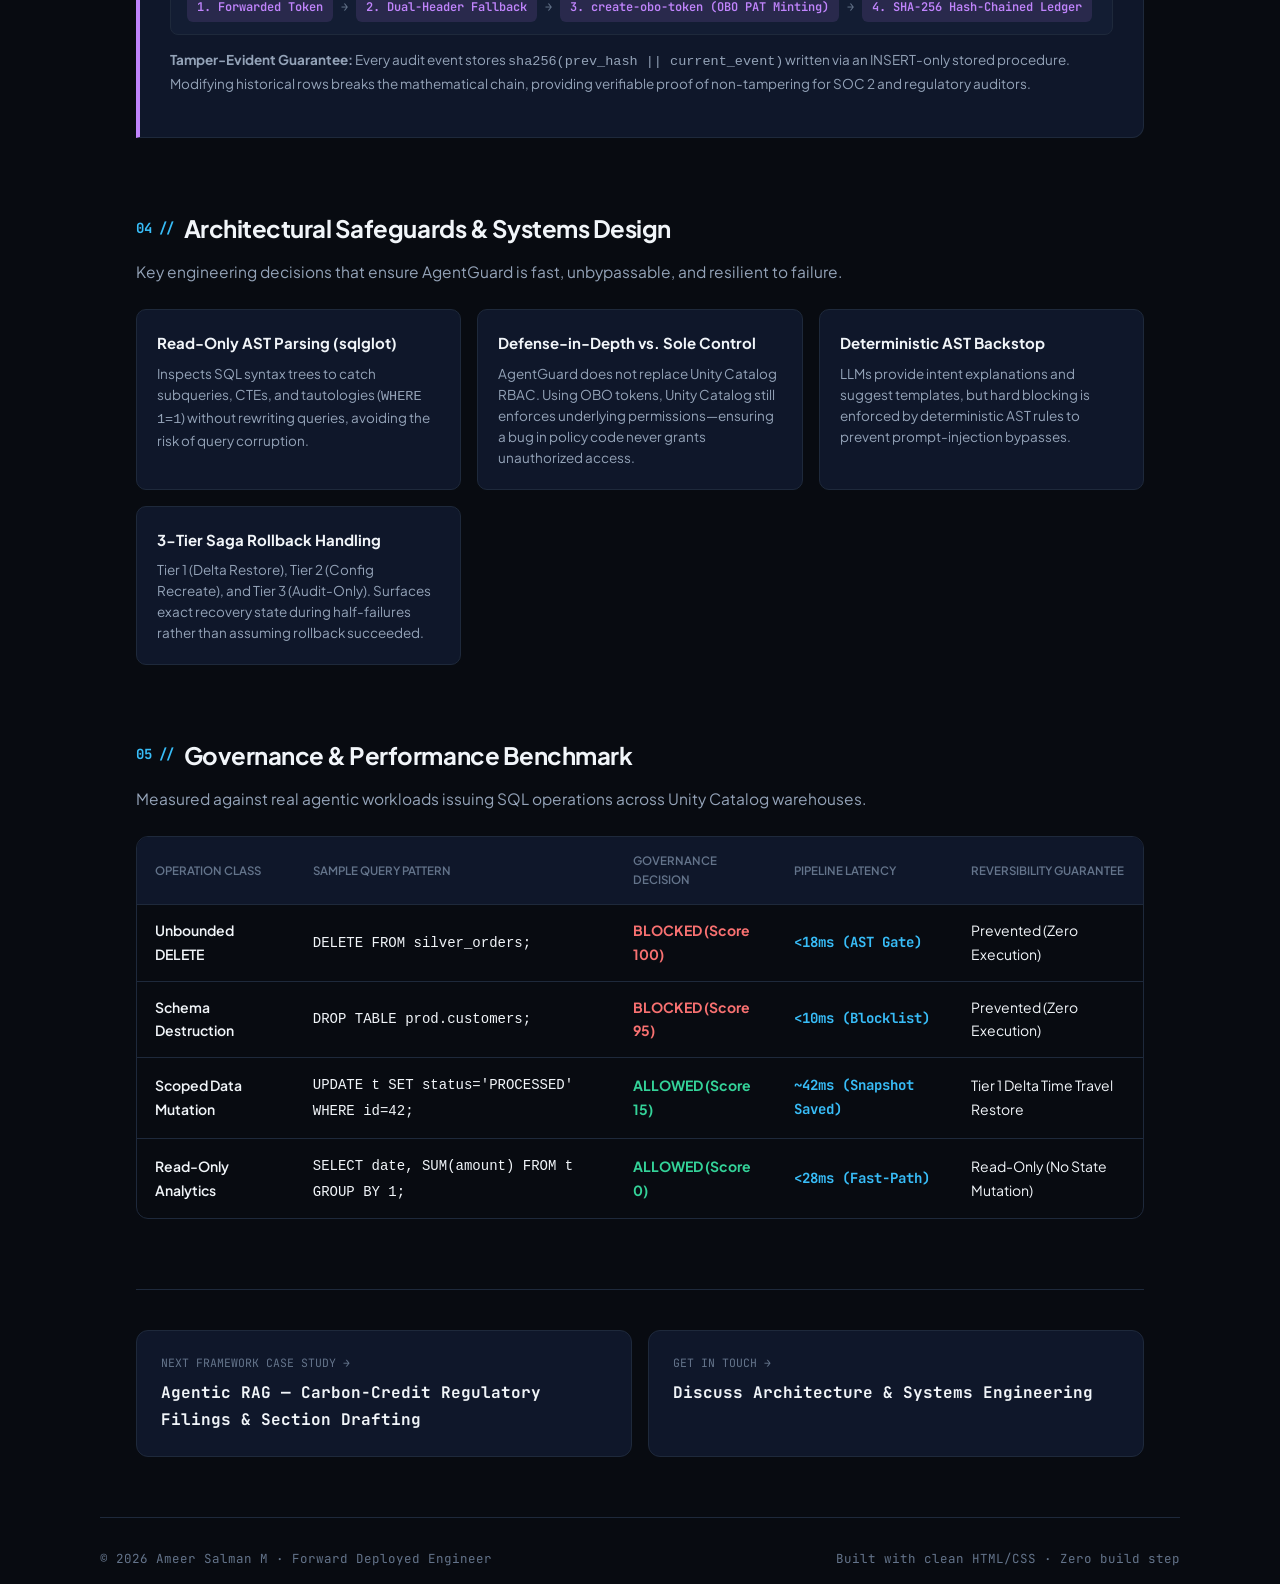
<file: work/agentguard/index.html>
<!DOCTYPE html>
<html lang="en" data-theme="dark">

<head>
<meta charset="UTF-8">
<meta name="viewport" content="width=device-width, initial-scale=1">
<title>AgentGuard — AI Agent Runtime Security Gateway & Compliance Engine · Ameer Salman M</title>
<meta name="description" content="A multi-workspace runtime security gateway on Databricks Apps that intercepts, risk-scores, audits, and rolls back autonomous AI agent actions in real time for EU AI Act and SOC 2 compliance.">

<link rel="preconnect" href="https://fonts.googleapis.com">
<link rel="preconnect" href="https://fonts.gstatic.com" crossorigin>
<link href="https://fonts.googleapis.com/css2?family=Plus+Jakarta+Sans:wght@400;500;600;700;800&family=JetBrains+Mono:wght@400;500;600;700&display=swap" rel="stylesheet">

<style>
/* ---------- 1. Tokens & Base ---------- */
:root {
  --bg:          #ffffff;
  --surface:     #f8fafc;
  --surface-2:   #ffffff;
  --text:        #0f172a;
  --muted:       #475569;
  --faint:       #94a3b8;
  --border:      #e2e8f0;
  --border-soft: #f1f5f9;
  --accent:      #0284c7;
  --accent-2:    #0369a1;
  --accent-soft: rgba(2, 132, 199, 0.08);
  --ai-purple:   #7c3aed;
  --ai-soft:     rgba(124, 58, 237, 0.08);
  --success:     #16a34a;
  --success-soft:rgba(22, 163, 74, 0.08);
  --warning:     #d97706;
  --danger:      #ef4444;
  --shadow:      0 1px 3px rgba(15, 23, 42, 0.05), 0 10px 25px -5px rgba(15, 23, 42, 0.05);

  --sans: 'Plus Jakarta Sans', -apple-system, BlinkMacSystemFont, 'Segoe UI', system-ui, sans-serif;
  --mono: 'JetBrains Mono', ui-monospace, SFMono-Regular, monospace;
  --shell: 1080px;
  --pad: clamp(18px, 4vw, 36px);
  --r: 12px;
}

[data-theme="dark"] {
  --bg:          #080b11;
  --surface:     #0f172a;
  --surface-2:   #131d33;
  --text:        #f1f5f9;
  --muted:       #94a3b8;
  --faint:       #64748b;
  --border:      #1e293b;
  --border-soft: #162032;
  --accent:      #38bdf8;
  --accent-2:    #0284c7;
  --accent-soft: rgba(56, 189, 248, 0.12);
  --ai-purple:   #c084fc;
  --ai-soft:     rgba(192, 132, 252, 0.12);
  --success:     #34d399;
  --success-soft:rgba(52, 211, 153, 0.12);
  --warning:     #fbbf24;
  --danger:      #f87171;
  --shadow:      0 4px 20px -2px rgba(0, 0, 0, 0.5);
}

*, *::before, *::after { box-sizing: border-box; margin: 0; padding: 0; }
body {
  background: var(--bg);
  color: var(--text);
  font-family: var(--sans);
  font-size: 15.5px;
  line-height: 1.7;
  -webkit-font-smoothing: antialiased;
}
a { color: inherit; text-decoration: none; }
.mono { font-family: var(--mono); }
.shell { width: 100%; max-width: var(--shell); margin: 0 auto; padding: 0 var(--pad); }

/* ---------- 2. Navigation ---------- */
.nav {
  position: sticky; top: 0; z-index: 50; height: 64px;
  background: color-mix(in srgb, var(--bg) 85%, transparent);
  backdrop-filter: blur(16px);
  border-bottom: 1px solid var(--border);
}
.nav-inner { height: 100%; display: flex; align-items: center; justify-content: space-between; }
.brand { display: flex; align-items: center; gap: 10px; font-weight: 700; font-size: 15px; }
.brand-mark {
  width: 28px; height: 28px; border-radius: 7px; background: linear-gradient(135deg, var(--accent), var(--ai-purple));
  color: #fff; display: grid; place-items: center; font-size: 11px; font-weight: 800;
}
.nav-links { display: flex; align-items: center; gap: 20px; font-size: 13.5px; }
.nav-links a { color: var(--muted); transition: color .2s; }
.nav-links a:hover { color: var(--text); }
.nav-btn {
  background: var(--surface); border: 1px solid var(--border);
  padding: 6px 14px; border-radius: 8px; font-weight: 600; color: var(--text);
  display: inline-flex; align-items: center; gap: 6px;
}
.nav-btn:hover { border-color: var(--accent); color: var(--accent); }

/* ---------- 3. Hero Header ---------- */
.doc-hero { padding: clamp(40px, 5vw, 68px) 0 32px; }
.back-link {
  display: inline-flex; align-items: center; gap: 6px; font-size: 13px; color: var(--muted);
  margin-bottom: 20px; transition: color .2s, transform .2s;
}
.back-link:hover { color: var(--accent); transform: translateX(-3px); }
.eyebrow-row { display: flex; align-items: center; gap: 10px; flex-wrap: wrap; margin-bottom: 14px; }
.badge {
  font-size: 11.5px; font-weight: 600; padding: 3px 10px; border-radius: 100px;
  letter-spacing: 0.02em; text-transform: uppercase;
}
.badge-blue { background: var(--accent-soft); color: var(--accent); border: 1px solid var(--accent); }
.badge-purple { background: var(--ai-soft); color: var(--ai-purple); border: 1px solid var(--ai-purple); }

.doc-hero h1 {
  font-size: clamp(30px, 4.4vw, 48px); font-weight: 800; letter-spacing: -0.03em;
  line-height: 1.15; margin-bottom: 18px; color: var(--text);
}
.doc-deck { font-size: clamp(16.5px, 1.8vw, 19px); color: var(--muted); max-width: 820px; line-height: 1.6; margin-bottom: 30px; }

/* Metadata Matrix */
.meta-matrix {
  display: grid; grid-template-columns: repeat(auto-fit, minmax(220px, 1fr)); gap: 1px;
  background: var(--border); border: 1px solid var(--border); border-radius: var(--r); overflow: hidden;
  margin-bottom: 40px;
}
.meta-matrix > div { background: var(--surface); padding: 16px 20px; }
.meta-matrix dt { font-size: 11px; font-weight: 600; text-transform: uppercase; letter-spacing: 0.06em; color: var(--faint); margin-bottom: 4px; }
.meta-matrix dd { font-size: 13.5px; font-weight: 600; color: var(--text); }

/* Key Impact Badges Strip */
.impact-strip {
  display: grid; grid-template-columns: repeat(4, 1fr); gap: 14px; margin-bottom: 50px;
}
.impact-card {
  background: var(--surface); border: 1px solid var(--border); border-radius: var(--r);
  padding: 20px 18px; text-align: center; box-shadow: var(--shadow);
}
.impact-val { font-size: clamp(24px, 2.6vw, 34px); font-weight: 800; color: var(--accent); line-height: 1.1; margin-bottom: 4px; }
.impact-lbl { font-size: 12px; color: var(--muted); font-weight: 500; }

/* ---------- 4. STAR Overview Block ---------- */
.star-container {
  background: var(--surface); border: 1px solid var(--border); border-radius: var(--r);
  padding: 30px; margin-bottom: 60px; box-shadow: var(--shadow);
}
.star-head {
  display: flex; justify-content: space-between; align-items: baseline; margin-bottom: 24px;
  border-bottom: 1px solid var(--border); padding-bottom: 12px;
}
.star-head h2 { font-size: 18px; font-weight: 700; letter-spacing: -0.01em; display: flex; align-items: center; gap: 8px; }
.star-head span { font-size: 12px; color: var(--faint); text-transform: uppercase; }

.star-grid { display: grid; grid-template-columns: 1fr 1fr; gap: 20px; }
.star-item { background: var(--surface-2); border: 1px solid var(--border); border-radius: 10px; padding: 18px 20px; }
.star-tag {
  display: inline-block; font-size: 11px; font-weight: 700; letter-spacing: 0.05em;
  padding: 2px 8px; border-radius: 4px; margin-bottom: 10px;
}
.tag-s { background: rgba(239, 68, 68, 0.12); color: #ef4444; }
.tag-t { background: rgba(245, 158, 11, 0.12); color: #f59e0b; }
.tag-a { background: var(--accent-soft); color: var(--accent); }
.tag-r { background: var(--success-soft); color: var(--success); }
.star-item p { font-size: 14px; color: var(--muted); line-height: 1.6; }
.star-item strong { color: var(--text); }

/* ---------- 5. Section General ---------- */
.doc-section { margin-bottom: 70px; }
.sec-title {
  font-size: 24px; font-weight: 700; letter-spacing: -0.02em; margin-bottom: 10px; color: var(--text);
  display: flex; align-items: center; gap: 10px;
}
.sec-num { font-size: 14px; color: var(--accent); }
.sec-lede { font-size: 15.5px; color: var(--muted); margin-bottom: 24px; max-width: 800px; }

/* ---------- 6. Architecture Diagram (SVG Wrapper) ---------- */
.diagram-box {
  background: #060911; border: 1px solid #1e293b; border-radius: var(--r);
  padding: 24px 20px 16px; margin-bottom: 30px; box-shadow: var(--shadow);
}
.diagram-caption {
  font-size: 12px; color: #94a3b8; text-align: center; margin-top: 14px; letter-spacing: 0.04em;
}

/* ---------- 7. 6 Checkpoints Cards ---------- */
.pipeline-steps { display: grid; grid-template-columns: repeat(3, 1fr); gap: 16px; margin-bottom: 40px; }
.step-card {
  background: var(--surface); border: 1px solid var(--border); border-radius: 10px; padding: 20px;
}
.step-top { display: flex; justify-content: space-between; align-items: baseline; margin-bottom: 8px; }
.step-top h3 { font-size: 15px; font-weight: 700; color: var(--text); }
.step-pill { font-size: 10.5px; font-weight: 600; color: var(--accent); }
.step-card p { font-size: 13.5px; color: var(--muted); line-height: 1.55; margin-bottom: 10px; }

.code-snippet {
  background: var(--surface-2); border: 1px solid var(--border); border-radius: 6px;
  padding: 8px 12px; font-size: 11.5px; color: var(--text); line-height: 1.45;
}

/* ---------- 8. AI / Compliance Box ---------- */
.ai-agent-box {
  background: var(--surface); border: 1px solid var(--border); border-left: 4px solid var(--ai-purple);
  border-radius: 0 var(--r) var(--r) 0; padding: 26px 30px; margin-bottom: 40px;
}
.ai-agent-box h3 { font-size: 18px; font-weight: 700; color: var(--text); margin-bottom: 12px; display: flex; align-items: center; gap: 8px; }
.ai-agent-box p { font-size: 14.5px; color: var(--muted); line-height: 1.65; margin-bottom: 16px; }

.agent-loop-flow {
  display: flex; flex-wrap: wrap; gap: 8px; align-items: center;
  background: var(--surface-2); border: 1px solid var(--border); border-radius: 8px; padding: 12px 16px;
}
.loop-step { font-size: 12px; font-weight: 600; color: var(--ai-purple); background: var(--ai-soft); padding: 4px 10px; border-radius: 6px; }
.loop-arrow { color: var(--faint); font-size: 12px; }

/* ---------- 9. Deep Technical Callouts ---------- */
.tech-details-grid { display: grid; grid-template-columns: repeat(auto-fit, minmax(300px, 1fr)); gap: 16px; margin-bottom: 40px; }
.tech-card { background: var(--surface); border: 1px solid var(--border); border-radius: 10px; padding: 20px; }
.tech-card h4 { font-size: 15px; font-weight: 700; color: var(--text); margin-bottom: 8px; }
.tech-card p { font-size: 13.5px; color: var(--muted); line-height: 1.55; }

/* ---------- 10. Results Table ---------- */
.table-wrap { overflow-x: auto; border: 1px solid var(--border); border-radius: var(--r); margin-bottom: 24px; }
table.perf-table { width: 100%; border-collapse: collapse; font-size: 14px; text-align: left; }
table.perf-table th, table.perf-table td { padding: 14px 18px; border-bottom: 1px solid var(--border); }
table.perf-table th { background: var(--surface); font-size: 11.5px; text-transform: uppercase; color: var(--faint); font-weight: 600; }
table.perf-table tr:last-child td { border-bottom: none; }
table.perf-table td.strong { font-weight: 600; color: var(--text); }
table.perf-table td.highlight { color: var(--accent); font-weight: 700; font-family: var(--mono); }

/* ---------- 11. Bottom Nav & Footer ---------- */
.doc-footer-nav {
  display: grid; grid-template-columns: 1fr 1fr; gap: 16px;
  border-top: 1px solid var(--border); padding-top: 40px; margin-top: 60px;
}
.nav-tile {
  background: var(--surface); border: 1px solid var(--border); border-radius: var(--r);
  padding: 22px 24px; transition: border-color .2s, transform .2s;
}
.nav-tile:hover { border-color: var(--accent); transform: translateY(-2px); }
.nav-tile span { display: block; font-size: 11.5px; text-transform: uppercase; color: var(--faint); margin-bottom: 6px; }
.nav-tile strong { font-size: 16px; color: var(--text); }

.site-footer {
  border-top: 1px solid var(--border); padding: 30px 0; margin-top: 60px;
  font-size: 12.5px; color: var(--faint); display: flex; justify-content: space-between;
}

@media (max-width: 860px) {
  .impact-strip { grid-template-columns: repeat(2, 1fr); }
  .star-grid { grid-template-columns: 1fr; }
  .pipeline-steps { grid-template-columns: 1fr; }
  .doc-footer-nav { grid-template-columns: 1fr; }
}
</style>
</head>

<body>

<!-- Navigation Header -->
<header class="nav">
  <div class="shell nav-inner">
    <a class="brand" href="../../">
      <span class="brand-mark">AS</span>
      <span>Ameer Salman M</span>
    </a>
    <div class="nav-links">
      <a href="../../#work">Work</a>
      <a href="../../#experience">Experience</a>
      <a href="../../#skills">Skills</a>
      <a class="nav-btn" href="../../assets/Ameer-Salman-CV.pdf" download>
        <span>Resume PDF</span>
      </a>
    </div>
  </div>
</header>

<main id="main">

<!-- Hero Section -->
<section class="doc-hero">
  <div class="shell">
    <a class="back-link mono" href="../../#work">&larr; Back to all frameworks</a>
    
    <div class="eyebrow-row mono">
      <span class="badge badge-purple">Runtime AI Governance</span>
      <span class="badge badge-blue">Zero-Trust Identity Bridge</span>
      <span class="badge">EU AI Act & SOC 2 Ready</span>
    </div>

    <h1>AgentGuard: AI Agent Runtime Security Gateway & Compliance Engine</h1>
    <p class="doc-deck">
      A multi-workspace runtime security proxy built on Databricks Apps to govern autonomous AI agents and Model Context Protocol (MCP) servers. Fills the "during execution" governance gap through a 6-checkpoint inspection pipeline (&lt;30–80ms added latency), AST-level read-only SQL parsing, immutable SHA-256 hash-chained audit ledgers, and 3-tier Saga-pattern auto-rollback via Delta Time Travel.
    </p>

    <!-- Metadata Matrix -->
    <dl class="meta-matrix mono">
      <div>
        <dt>Role & Scope</dt>
        <dd>System Architect & Lead Developer</dd>
      </div>
      <div>
        <dt>Regulatory Alignment</dt>
        <dd>EU AI Act Article 14, SOC 2, GDPR</dd>
      </div>
      <div>
        <dt>Architecture Type</dt>
        <dd>Hub-and-Spoke Stateless Data Plane</dd>
      </div>
      <div>
        <dt>Core Tech Stack</dt>
        <dd>Databricks Apps, FastAPI, sqlglot, Delta Lake</dd>
      </div>
    </dl>

    <!-- 4 Key Impact Metric Badges -->
    <div class="impact-strip mono">
      <div class="impact-card">
        <div class="impact-val">100%</div>
        <div class="impact-lbl">Destructive Operations Blocked</div>
      </div>
      <div class="impact-card">
        <div class="impact-val">&lt;30–80ms</div>
        <div class="impact-lbl">Per-Action Pipeline Latency</div>
      </div>
      <div class="impact-card">
        <div class="impact-val">0</div>
        <div class="impact-lbl">Credential Sharing / Leakage</div>
      </div>
      <div class="impact-card">
        <div class="impact-val">3-Tier</div>
        <div class="impact-lbl">Delta Saga Rollback Engine</div>
      </div>
    </div>
  </div>
</section>

<div class="shell">

  <!-- ==================== STAR SECTION ==================== -->
  <section class="star-container">
    <div class="star-head">
      <h2><span>STAR</span> Executive Brief</h2>
      <span class="mono">Technical Interview Overview</span>
    </div>
    <div class="star-grid">
      <div class="star-item">
        <span class="star-tag tag-s mono">SITUATION</span>
        <p>
          Enterprises are deploying autonomous AI agents and MCP servers with real database access, but a single hallucinated <code>DROP</code>, unbounded <code>DELETE</code>, or unauthorized permission grant can destroy production environments. Existing controls act <strong>before</strong> (IAM) or <strong>after</strong> (logs); nothing verifies actions <strong>during execution</strong>. Regulation (EU AI Act Article 14) mandates human oversight and explainability with penalties up to &euro;35M.
        </p>
      </div>
      <div class="star-item">
        <span class="star-tag tag-t mono">TASK</span>
        <p>
          Architect an enterprise runtime security gateway capable of intercepting, risk-scoring, auditing, and automatically rolling back autonomous agent operations in flight with sub-100ms latency, zero credential leakage, and non-repudiable audit evidence.
        </p>
      </div>
      <div class="star-item">
        <span class="star-tag tag-a mono">ACTION</span>
        <p>
          Built <strong>AgentGuard</strong>: a hub-and-spoke security gateway deployed as a Databricks App (FastAPI). Engineered a <strong>6-checkpoint pipeline</strong> (policy, scope, 0–100 risk scoring, human gating, snapshot, and post-exec verify), an <strong>AST SQL firewall (<code>sqlglot</code>)</strong>, a 3-strategy <strong>OAuth On-Behalf-Of (OBO) token broker</strong>, an append-only <strong>SHA-256 hash-chained audit ledger</strong>, and a <strong>3-tier Delta Time Travel Saga rollback engine</strong>.
        </p>
      </div>
      <div class="star-item">
        <span class="star-tag tag-r mono">RESULT</span>
        <p>
          Blocked <strong>100% of destructive operations</strong> at ~30–80ms overhead with zero credential sharing. Shipped <strong>~9K LoC prod + ~5.8K LoC tests (268+ tests)</strong> with a formal security review. Directly addresses AI Dev Kit issue #372 and provides automated compliance evidence for <strong>EU AI Act Art. 14</strong> and <strong>SOC 2</strong>.
        </p>
      </div>
    </div>
  </section>

  <!-- ==================== ARCHITECTURE BLUEPRINT ==================== -->
  <section class="doc-section">
    <h2 class="sec-title"><span class="sec-num mono">01 //</span> System Architecture Blueprint</h2>
    <p class="sec-lede">
      AgentGuard operates as a hub-and-spoke system: a central control plane coordinates global policies and aggregates audits, while stateless per-workspace FastAPI proxies enforce 6 checkpoints and snapshot state for rollback without introducing a single point of failure.
    </p>

    <div class="diagram-box">
      <svg viewBox="0 0 920 380" width="100%" height="100%" xmlns="http://www.w3.org/2000/svg" style="font-family: 'JetBrains Mono', monospace;">
        <defs>
          <linearGradient id="agentG" x1="0" y1="0" x2="1" y2="1">
            <stop offset="0%" stop-color="#581c87"/>
            <stop offset="100%" stop-color="#3b0764"/>
          </linearGradient>
          <linearGradient id="proxyG" x1="0" y1="0" x2="1" y2="1">
            <stop offset="0%" stop-color="#0284c7"/>
            <stop offset="100%" stop-color="#082f49"/>
          </linearGradient>
          <linearGradient id="lakeG" x1="0" y1="0" x2="1" y2="1">
            <stop offset="0%" stop-color="#1e293b"/>
            <stop offset="100%" stop-color="#0f172a"/>
          </linearGradient>
          <linearGradient id="ctrlG" x1="0" y1="0" x2="1" y2="1">
            <stop offset="0%" stop-color="#1e1b4b"/>
            <stop offset="100%" stop-color="#0f172a"/>
          </linearGradient>
        </defs>

        <!-- CALLER / AGENT (LEFT) -->
        <g transform="translate(15, 20)">
          <rect width="230" height="235" rx="8" fill="url(#agentG)" stroke="#a855f7" stroke-width="1.5"/>
          <text x="14" y="24" fill="#ffffff" font-size="10.5" font-weight="700">AUTONOMOUS CALLERS</text>
          <text x="14" y="38" fill="#e9d5ff" font-size="8">AI Agents &bull; MCP Servers &bull; Bots</text>
          <line x1="14" y1="46" x2="216" y2="46" stroke="#a855f7" stroke-width="1"/>

          <rect x="14" y="56" width="202" height="48" rx="4" fill="#3b0764" stroke="#a855f7" stroke-width="1"/>
          <text x="20" y="70" fill="#ffffff" font-size="8.5" font-weight="600">Model Context Protocol</text>
          <text x="20" y="84" fill="#c084fc" font-size="7.5">Tool Calling & API Requests</text>

          <rect x="14" y="112" width="202" height="52" rx="4" fill="#3b0764" stroke="#a855f7" stroke-width="1"/>
          <text x="20" y="126" fill="#ffffff" font-size="8.5" font-weight="600">Universal Identity Bridge</text>
          <text x="20" y="139" fill="#e9d5ff" font-size="7.5">&bull; Forwarded / Dual-Header</text>
          <text x="20" y="150" fill="#34d399" font-size="7.5">&bull; OAuth OBO Minting (Zero Leak)</text>

          <rect x="14" y="172" width="202" height="48" rx="4" fill="#3b0764" stroke="#a855f7" stroke-width="1"/>
          <text x="20" y="186" fill="#ffffff" font-size="8.5" font-weight="600">1-Line Host Redirect</text>
          <text x="20" y="200" fill="#c084fc" font-size="7.5">Zero agent code modifications</text>
        </g>

        <!-- FORWARD ARROW -->
        <g transform="translate(248, 125)">
          <path d="M 5 15 L 45 15" stroke="#38bdf8" stroke-width="2" stroke-dasharray="3 2"/>
          <polygon points="45,11 53,15 45,19" fill="#38bdf8"/>
          <text x="4" y="8" fill="#38bdf8" font-size="7.5" font-weight="700">HTTPS Intercept</text>
          <text x="6" y="28" fill="#c084fc" font-size="7">&lt;30&ndash;80ms</text>
        </g>

        <!-- GATEWAY DATA PLANE (CENTER) -->
        <g transform="translate(305, 20)">
          <rect width="320" height="235" rx="8" fill="url(#proxyG)" stroke="#38bdf8" stroke-width="1.5"/>
          <text x="14" y="24" fill="#ffffff" font-size="10.5" font-weight="700">AGENTGUARD DATA PLANE (Databricks App)</text>
          <text x="14" y="38" fill="#bae6fd" font-size="8">Stateless FastAPI Proxy &bull; 6-Stage Checkpoint Pipeline</text>
          <line x1="14" y1="46" x2="306" y2="46" stroke="#38bdf8" stroke-width="1"/>

          <g transform="translate(14, 56)">
            <rect width="90" height="44" rx="4" fill="#082f49" stroke="#38bdf8" stroke-width="1"/>
            <text x="8" y="16" fill="#ffffff" font-size="7.5" font-weight="700">&bull; 1. Policy</text>
            <text x="8" y="28" fill="#38bdf8" font-size="6.8">&lt;10ms Blocklist</text>
          </g>
          <g transform="translate(110, 56)">
            <rect width="90" height="44" rx="4" fill="#082f49" stroke="#38bdf8" stroke-width="1"/>
            <text x="8" y="16" fill="#ffffff" font-size="7.5" font-weight="700">&bull; 2. Scope</text>
            <text x="8" y="28" fill="#38bdf8" font-size="6.8">&lt;20ms Blast Rad</text>
          </g>
          <g transform="translate(206, 56)">
            <rect width="100" height="44" rx="4" fill="#082f49" stroke="#38bdf8" stroke-width="1"/>
            <text x="8" y="16" fill="#ffffff" font-size="7.5" font-weight="700">&bull; 3. Risk Score</text>
            <text x="8" y="28" fill="#38bdf8" font-size="6.8">0&ndash;100 (6 Factors)</text>
          </g>

          <g transform="translate(14, 108)">
            <rect width="90" height="48" rx="4" fill="#082f49" stroke="#38bdf8" stroke-width="1"/>
            <text x="8" y="16" fill="#ffffff" font-size="7.5" font-weight="700">&bull; 4. Human Gate</text>
            <text x="8" y="28" fill="#fbbf24" font-size="6.8">Auto-Block / Flag</text>
            <text x="8" y="38" fill="#bae6fd" font-size="6.5">EU AI Act Art. 14</text>
          </g>
          <g transform="translate(110, 108)">
            <rect width="90" height="48" rx="4" fill="#082f49" stroke="#38bdf8" stroke-width="1"/>
            <text x="8" y="16" fill="#ffffff" font-size="7.5" font-weight="700">&bull; 5. Snapshot</text>
            <text x="8" y="28" fill="#34d399" font-size="6.8">Pre-Exec Version</text>
            <text x="8" y="38" fill="#bae6fd" font-size="6.5">Capture Rollback</text>
          </g>
          <g transform="translate(206, 108)">
            <rect width="100" height="48" rx="4" fill="#082f49" stroke="#38bdf8" stroke-width="1"/>
            <text x="8" y="16" fill="#ffffff" font-size="7.5" font-weight="700">&bull; 6. Verification</text>
            <text x="8" y="28" fill="#34d399" font-size="6.8">Post-Exec Proof</text>
            <text x="8" y="38" fill="#bae6fd" font-size="6.5">Saga Rollback</text>
          </g>

          <rect x="14" y="164" width="292" height="56" rx="4" fill="#0c4a6e" stroke="#38bdf8" stroke-width="1"/>
          <text x="22" y="180" fill="#ffffff" font-size="8.5" font-weight="600">Read-Only AST SQL Firewall (sqlglot)</text>
          <text x="22" y="194" fill="#bae6fd" font-size="7.5">&bull; Inspects subqueries, CTEs, tautology WHERE 1=1</text>
          <text x="22" y="206" fill="#f87171" font-size="7.5">&bull; Zero query rewriting &bull; Fail-closed on parse error</text>
        </g>

        <!-- TARGET LAKEHOUSE & AUDIT (RIGHT) -->
        <g transform="translate(635, 20)">
          <rect width="270" height="235" rx="8" fill="url(#lakeG)" stroke="#334155" stroke-width="1.5"/>
          <text x="14" y="24" fill="#38bdf8" font-size="10.5" font-weight="700">TARGET LAKEHOUSE (Execution)</text>
          <text x="14" y="38" fill="#94a3b8" font-size="8">Unity Catalog &bull; Delta Lake &bull; SQL Warehouse</text>
          <line x1="14" y1="46" x2="256" y2="46" stroke="#334155" stroke-width="1"/>

          <rect x="14" y="56" width="242" height="68" rx="4" fill="#1e293b" stroke="#34d399" stroke-width="1"/>
          <text x="20" y="70" fill="#34d399" font-size="8.5" font-weight="600">Tamper-Evident Forensic Audit</text>
          <text x="20" y="84" fill="#94a3b8" font-size="7.5">&bull; Append-only INSERT-only SP enforcement</text>
          <text x="20" y="96" fill="#e2e8f0" font-size="7.5">&bull; SHA-256 Hash Chaining: sha256(prev + this)</text>
          <text x="20" y="108" fill="#86efac" font-size="7.2">Tampering provably detectable by auditors</text>

          <rect x="14" y="132" width="242" height="88" rx="4" fill="#1e293b" stroke="#38bdf8" stroke-width="1"/>
          <text x="20" y="146" fill="#38bdf8" font-size="8.5" font-weight="600">3-Tier Saga Rollback Engine</text>
          <text x="20" y="159" fill="#e2e8f0" font-size="7.5">&bull; Tier 1: Delta RESTORE TO VERSION AS OF n</text>
          <text x="20" y="171" fill="#e2e8f0" font-size="7.5">&bull; Tier 2: Config snapshot recreate (grants/jobs)</text>
          <text x="20" y="183" fill="#e2e8f0" font-size="7.5">&bull; Tier 3: Audit-only (half-failure safe)</text>
          <text x="20" y="195" fill="#f87171" font-size="7.2">Surfaces exact failure state on half-recovery</text>
        </g>

        <!-- TOP / BOTTOM: CENTRAL CONTROL PLANE -->
        <g transform="translate(15, 270)">
          <rect width="890" height="95" rx="8" fill="url(#ctrlG)" stroke="#6366f1" stroke-width="1.5"/>
          <text x="18" y="22" fill="#ffffff" font-size="10.5" font-weight="700">CENTRAL CONTROL PLANE & GOVERNANCE CONSOLE (Multi-Workspace Hub)</text>
          <text x="18" y="36" fill="#c7d2fe" font-size="8">Central Policy Registry &bull; 0–100 Weighted Risk Engine &bull; React/TypeScript Admin UI &bull; Push-Invalidate Revocations</text>

          <g transform="translate(18, 46)">
            <rect width="130" height="34" rx="4" fill="#1e1b4b" stroke="#6366f1" stroke-width="1"/>
            <text x="8" y="16" fill="#ffffff" font-size="7.8" font-weight="600">Global Blocklist</text>
            <text x="8" y="27" fill="#818cf8" font-size="6.8">8 Rule Classes (DROP/TRUNC)</text>
          </g>
          <text x="154" y="67" fill="#818cf8" font-size="10">&rarr;</text>

          <g transform="translate(170, 46)">
            <rect width="130" height="34" rx="4" fill="#1e1b4b" stroke="#6366f1" stroke-width="1"/>
            <text x="8" y="16" fill="#ffffff" font-size="7.8" font-weight="600">7 Scope Templates</text>
            <text x="8" y="27" fill="#818cf8" font-size="6.8">read_only &rarr; full_access</text>
          </g>
          <text x="306" y="67" fill="#818cf8" font-size="10">&rarr;</text>

          <g transform="translate(322, 46)">
            <rect width="130" height="34" rx="4" fill="#1e1b4b" stroke="#6366f1" stroke-width="1"/>
            <text x="8" y="16" fill="#ffffff" font-size="7.8" font-weight="600">6 Risk Weights</text>
            <text x="8" y="27" fill="#818cf8" font-size="6.8">Action, Blast Rad, Reversibility</text>
          </g>
          <text x="458" y="67" fill="#818cf8" font-size="10">&rarr;</text>

          <g transform="translate(474, 46)">
            <rect width="130" height="34" rx="4" fill="#1e1b4b" stroke="#6366f1" stroke-width="1"/>
            <text x="8" y="16" fill="#ffffff" font-size="7.8" font-weight="600">2-Click Lockdown</text>
            <text x="8" y="27" fill="#f87171" font-size="6.8">Workspace IP ACLs + Tag</text>
          </g>
          <text x="610" y="67" fill="#818cf8" font-size="10">&rarr;</text>

          <g transform="translate(626, 46)">
            <rect width="130" height="34" rx="4" fill="#1e1b4b" stroke="#6366f1" stroke-width="1"/>
            <text x="8" y="16" fill="#ffffff" font-size="7.8" font-weight="600">LLM Intent Explainer</text>
            <text x="8" y="27" fill="#c084fc" font-size="6.8">Why blocked? (Advisory)</text>
          </g>
          <text x="762" y="67" fill="#818cf8" font-size="10">&rarr;</text>

          <g transform="translate(778, 46)">
            <rect width="95" height="34" rx="4" fill="#1e1b4b" stroke="#6366f1" stroke-width="1"/>
            <text x="8" y="16" fill="#ffffff" font-size="7.8" font-weight="600">Audit Ledger</text>
            <text x="8" y="27" fill="#34d399" font-size="6.8">SOC 2 / EU AI Act</text>
          </g>
        </g>
      </svg>
      <p class="diagram-caption mono">FIGURE 1: AGENTGUARD HUB-AND-SPOKE TOPOLOGY, 6-CHECKPOINT PIPELINE & FORENSIC LEDGER</p>
    </div>
  </section>

  <!-- ==================== THE 6 CHECKPOINTS ==================== -->
  <section class="doc-section">
    <h2 class="sec-title"><span class="sec-num mono">02 //</span> The 6-Stage Execution Pipeline</h2>
    <p class="sec-lede">
      Every agent query passes through sequential, short-circuiting inspection checkpoints before touching production tables.
    </p>

    <div class="pipeline-steps">
      <div class="step-card">
        <div class="step-top">
          <h3>1. Policy Check</h3>
          <span class="step-pill mono">&lt;10MS &bull; BLOCKLIST</span>
        </div>
        <p>
          Evaluates hard global blocklists and workspace rules. Instantly blocks 8 destructive classes (e.g. <code>DROP DATABASE</code>, <code>TRUNCATE</code>, <code>GRANT ALL</code>).
        </p>
        <div class="code-snippet mono">
          action IN GlobalBlocklist &rArr; REJECT(403)
        </div>
      </div>

      <div class="step-card">
        <div class="step-top">
          <h3>2. Scope Boundary</h3>
          <span class="step-pill mono">&lt;20MS &bull; BLAST RADIUS</span>
        </div>
        <p>
          Matches operation against 7 role templates (from <code>read_only</code> to <code>full_access</code>). Default-deny: operations outside task scope fail closed.
        </p>
        <div class="code-snippet mono">
          verify_blast_radius(task_id, target_tables)
        </div>
      </div>

      <div class="step-card">
        <div class="step-top">
          <h3>3. Risk Scoring</h3>
          <span class="step-pill mono">&lt;30MS &bull; 0–100 SCORE</span>
        </div>
        <p>
          Calculates weighted score across 6 factors: action type (30%), blast radius (25%), environment (25%), time (10%), data sensitivity (10%), and behavior.
        </p>
        <div class="code-snippet mono">
          score &ge; 35 &rarr; FLAG; score &ge; 90 &rarr; BLOCK
        </div>
      </div>

      <div class="step-card">
        <div class="step-top">
          <h3>4. Human Gate</h3>
          <span class="step-pill mono">EU AI ACT ART. 14</span>
        </div>
        <p>
          High-risk operations trigger asynchronous human approval. Generates explainable intent summaries so operators understand risk before approving.
        </p>
        <div class="code-snippet mono">
          if score &ge; threshold: await_approval()
        </div>
      </div>

      <div class="step-card">
        <div class="step-top">
          <h3>5. State Snapshot</h3>
          <span class="step-pill mono">PRE-EXEC CAPTURE</span>
        </div>
        <p>
          Snapshots Delta table version (<code>table_changes</code>) and object metadata <em>before</em> execution. Pre-requisite for deterministic reversibility.
        </p>
        <div class="code-snippet mono">
          snapshot_version = DeltaTable.history(1)
        </div>
      </div>

      <div class="step-card">
        <div class="step-top">
          <h3>6. Post-Exec Verify</h3>
          <span class="step-pill mono">SAGA AUTO-ROLLBACK</span>
        </div>
        <p>
          Verifies modified row counts and schema mutations against expected scope. Automatically executes compensating Saga rollback if unexpected drift occurs.
        </p>
        <div class="code-snippet mono">
          RESTORE TABLE t TO VERSION AS OF v_prev
        </div>
      </div>
    </div>
  </section>

  <!-- ==================== IDENTITY & FORENSICS ==================== -->
  <section class="doc-section">
    <h2 class="sec-title"><span class="sec-num mono">03 //</span> Zero-Trust Identity & Forensics Layer</h2>
    <p class="sec-lede">
      Solving the confused-deputy problem within Databricks Apps OAuth constraints while guaranteeing tamper-evident audit trails.
    </p>

    <div class="ai-agent-box">
      <h3>
        <span class="badge badge-purple mono">Confused-Deputy Solution</span>
        Universal Identity Bridge & Hash-Chained Audit Ledger
      </h3>
      <p>
        By default, Databricks Apps execute queries using the App's own service principal—destroying individual agent identity and masking who authorized a command. AgentGuard introduces a 3-strategy token broker with zero credential sharing:
      </p>

      <div class="agent-loop-flow mono">
        <span class="loop-step">1. Forwarded Token</span>
        <span class="loop-arrow">&rarr;</span>
        <span class="loop-step">2. Dual-Header Fallback</span>
        <span class="loop-arrow">&rarr;</span>
        <span class="loop-step">3. create-obo-token (OBO PAT Minting)</span>
        <span class="loop-arrow">&rarr;</span>
        <span class="loop-step">4. SHA-256 Hash-Chained Ledger</span>
      </div>
      <p style="margin-top: 14px; font-size: 13.5px; color: var(--muted);">
        <strong>Tamper-Evident Guarantee:</strong> Every audit event stores <code>sha256(prev_hash || current_event)</code> written via an INSERT-only stored procedure. Modifying historical rows breaks the mathematical chain, providing verifiable proof of non-tampering for SOC 2 and regulatory auditors.
      </p>
    </div>
  </section>

  <!-- ==================== SYSTEMS ENGINEERING DEEP DIVE ==================== -->
  <section class="doc-section">
    <h2 class="sec-title"><span class="sec-num mono">04 //</span> Architectural Safeguards & Systems Design</h2>
    <p class="sec-lede">
      Key engineering decisions that ensure AgentGuard is fast, unbypassable, and resilient to failure.
    </p>

    <div class="tech-details-grid">
      <div class="tech-card">
        <h4>Read-Only AST Parsing (sqlglot)</h4>
        <p>
          Inspects SQL syntax trees to catch subqueries, CTEs, and tautologies (<code>WHERE 1=1</code>) without rewriting queries, avoiding the risk of query corruption.
        </p>
      </div>
      <div class="tech-card">
        <h4>Defense-in-Depth vs. Sole Control</h4>
        <p>
          AgentGuard does not replace Unity Catalog RBAC. Using OBO tokens, Unity Catalog still enforces underlying permissions—ensuring a bug in policy code never grants unauthorized access.
        </p>
      </div>
      <div class="tech-card">
        <h4>Deterministic AST Backstop</h4>
        <p>
          LLMs provide intent explanations and suggest templates, but hard blocking is enforced by deterministic AST rules to prevent prompt-injection bypasses.
        </p>
      </div>
      <div class="tech-card">
        <h4>3-Tier Saga Rollback Handling</h4>
        <p>
          Tier 1 (Delta Restore), Tier 2 (Config Recreate), and Tier 3 (Audit-Only). Surfaces exact recovery state during half-failures rather than assuming rollback succeeded.
        </p>
      </div>
    </div>
  </section>

  <!-- ==================== EMPIRICAL RESULTS TABLE ==================== -->
  <section class="doc-section">
    <h2 class="sec-title"><span class="sec-num mono">05 //</span> Governance & Performance Benchmark</h2>
    <p class="sec-lede">
      Measured against real agentic workloads issuing SQL operations across Unity Catalog warehouses.
    </p>

    <div class="table-wrap">
      <table class="perf-table">
        <thead>
          <tr>
            <th>Operation Class</th>
            <th>Sample Query Pattern</th>
            <th>Governance Decision</th>
            <th>Pipeline Latency</th>
            <th>Reversibility Guarantee</th>
          </tr>
        </thead>
        <tbody>
          <tr>
            <td class="strong">Unbounded DELETE</td>
            <td><code>DELETE FROM silver_orders;</code></td>
            <td style="color: var(--danger); font-weight: 700;">BLOCKED (Score 100)</td>
            <td class="highlight">&lt;18ms (AST Gate)</td>
            <td>Prevented (Zero Execution)</td>
          </tr>
          <tr>
            <td class="strong">Schema Destruction</td>
            <td><code>DROP TABLE prod.customers;</code></td>
            <td style="color: var(--danger); font-weight: 700;">BLOCKED (Score 95)</td>
            <td class="highlight">&lt;10ms (Blocklist)</td>
            <td>Prevented (Zero Execution)</td>
          </tr>
          <tr>
            <td class="strong">Scoped Data Mutation</td>
            <td><code>UPDATE t SET status='PROCESSED' WHERE id=42;</code></td>
            <td style="color: var(--success); font-weight: 700;">ALLOWED (Score 15)</td>
            <td class="highlight">~42ms (Snapshot Saved)</td>
            <td>Tier 1 Delta Time Travel Restore</td>
          </tr>
          <tr>
            <td class="strong">Read-Only Analytics</td>
            <td><code>SELECT date, SUM(amount) FROM t GROUP BY 1;</code></td>
            <td style="color: var(--success); font-weight: 700;">ALLOWED (Score 0)</td>
            <td class="highlight">&lt;28ms (Fast-Path)</td>
            <td>Read-Only (No State Mutation)</td>
          </tr>
        </tbody>
      </table>
    </div>
  </section>

  <!-- ==================== NEXT NAVIGATION ==================== -->
  <div class="doc-footer-nav mono">
    <a class="nav-tile" href="../carboncredit/">
      <span>Next Framework Case Study &rarr;</span>
      <strong>Agentic RAG &mdash; Carbon-Credit Regulatory Filings & Section Drafting</strong>
    </a>
    <a class="nav-tile" href="../../#contact">
      <span>Get in Touch &rarr;</span>
      <strong>Discuss Architecture & Systems Engineering</strong>
    </a>
  </div>

</div>

</main>

<footer class="site-footer shell mono">
  <div>&copy; 2026 Ameer Salman M &middot; Forward Deployed Engineer</div>
  <div>Built with clean HTML/CSS &middot; Zero build step</div>
</footer>

</body>
</html>
</file>
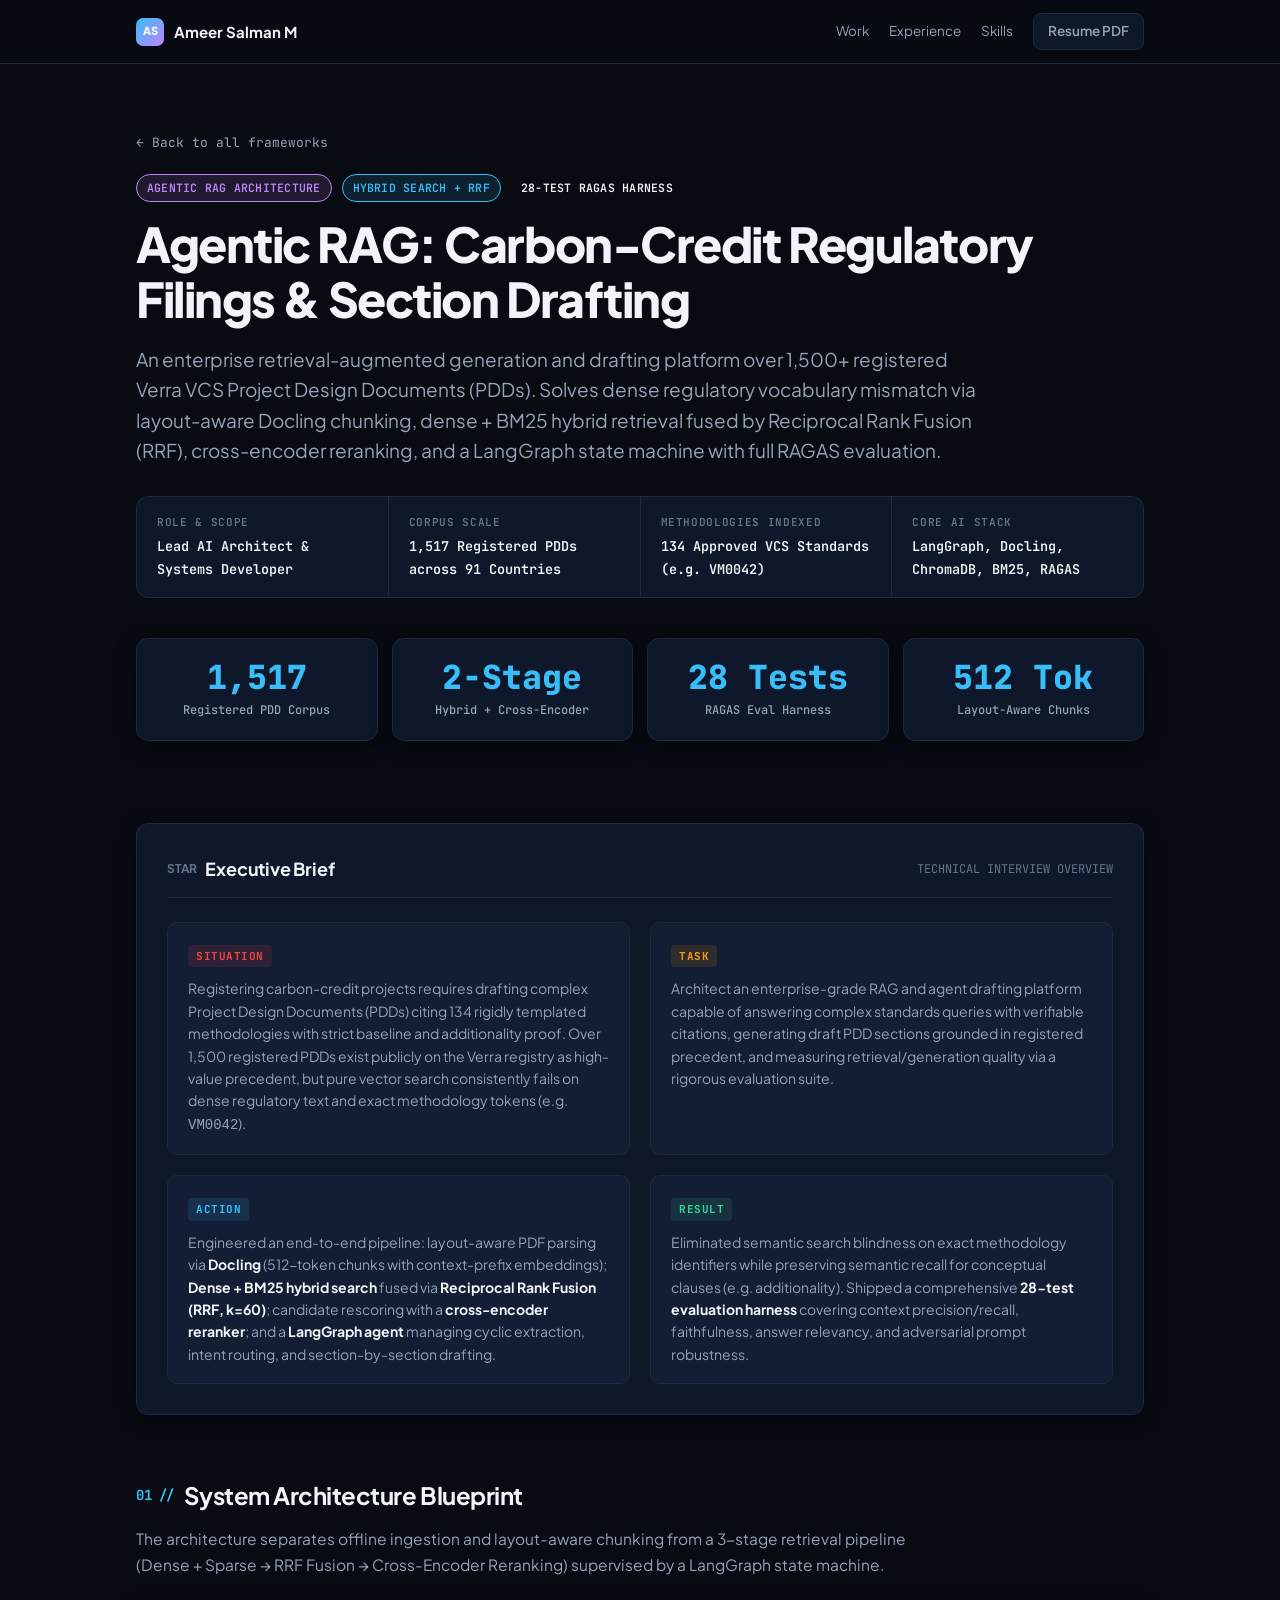
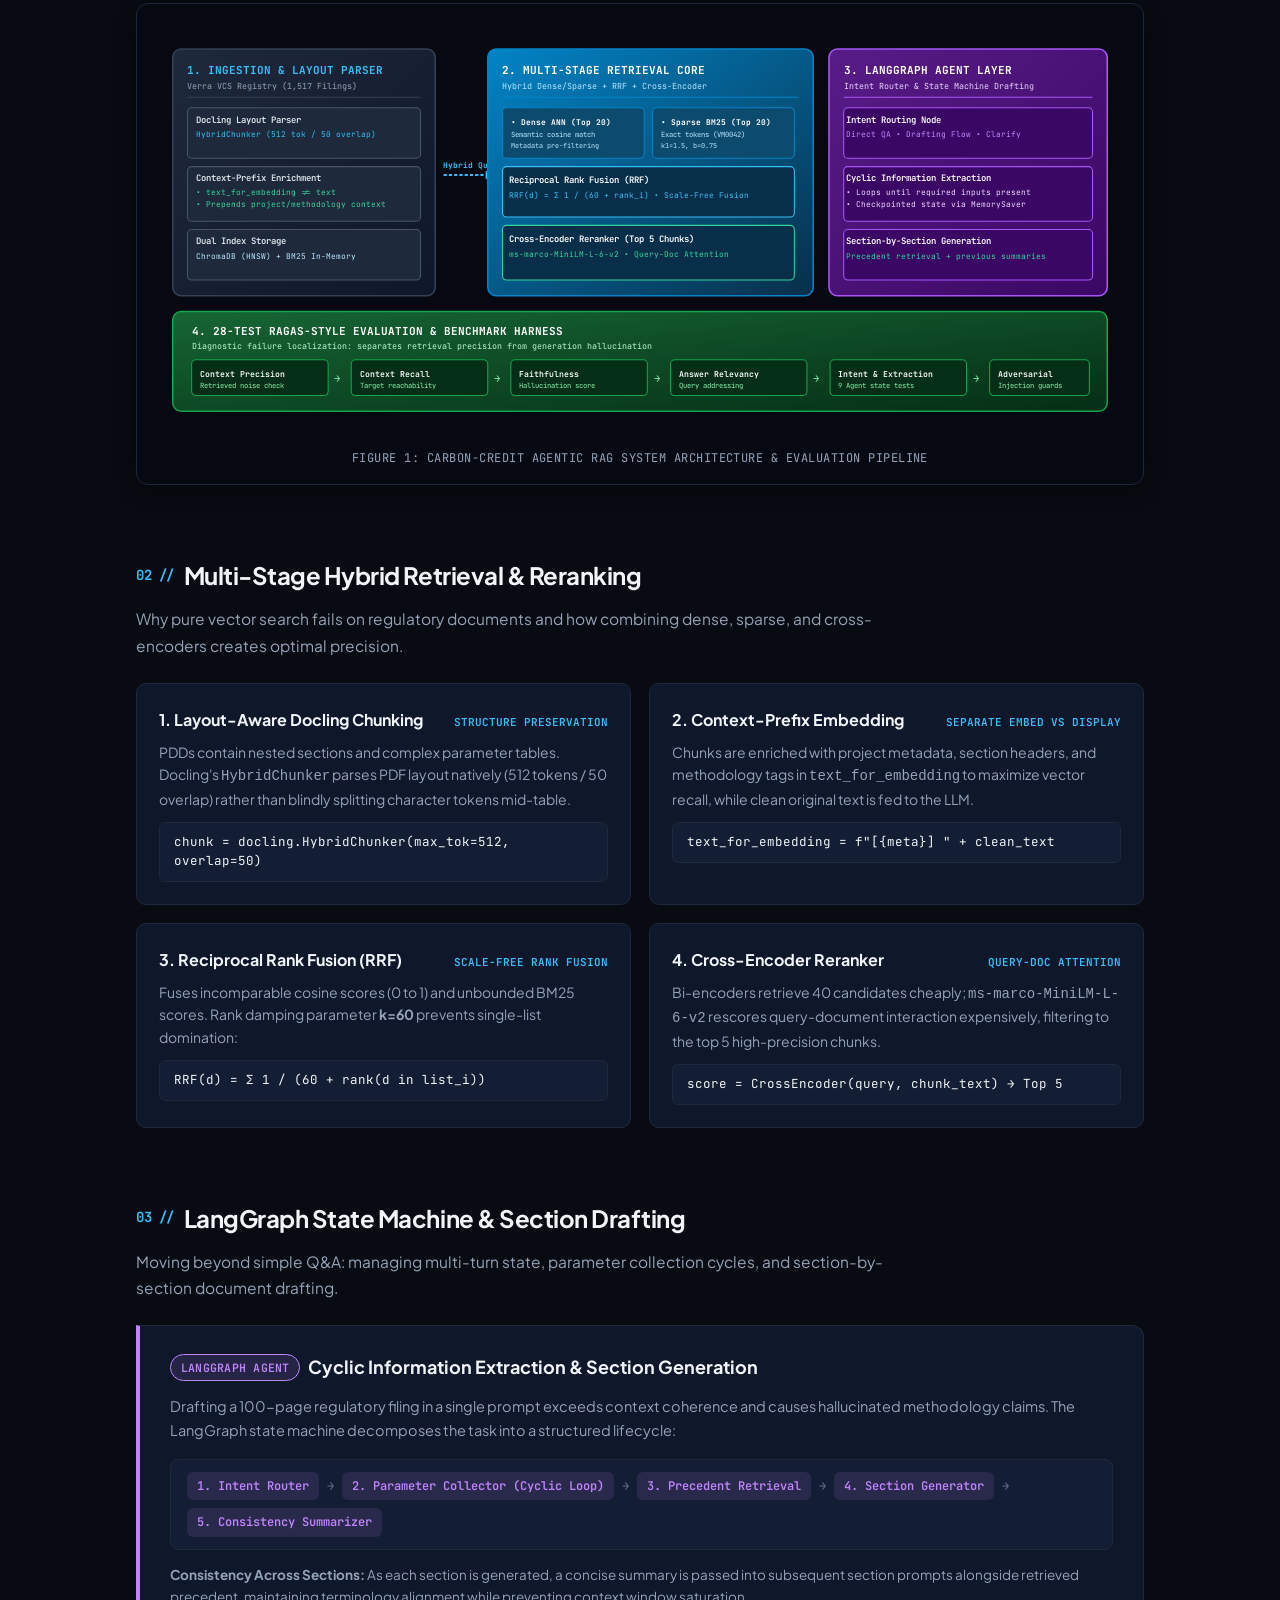
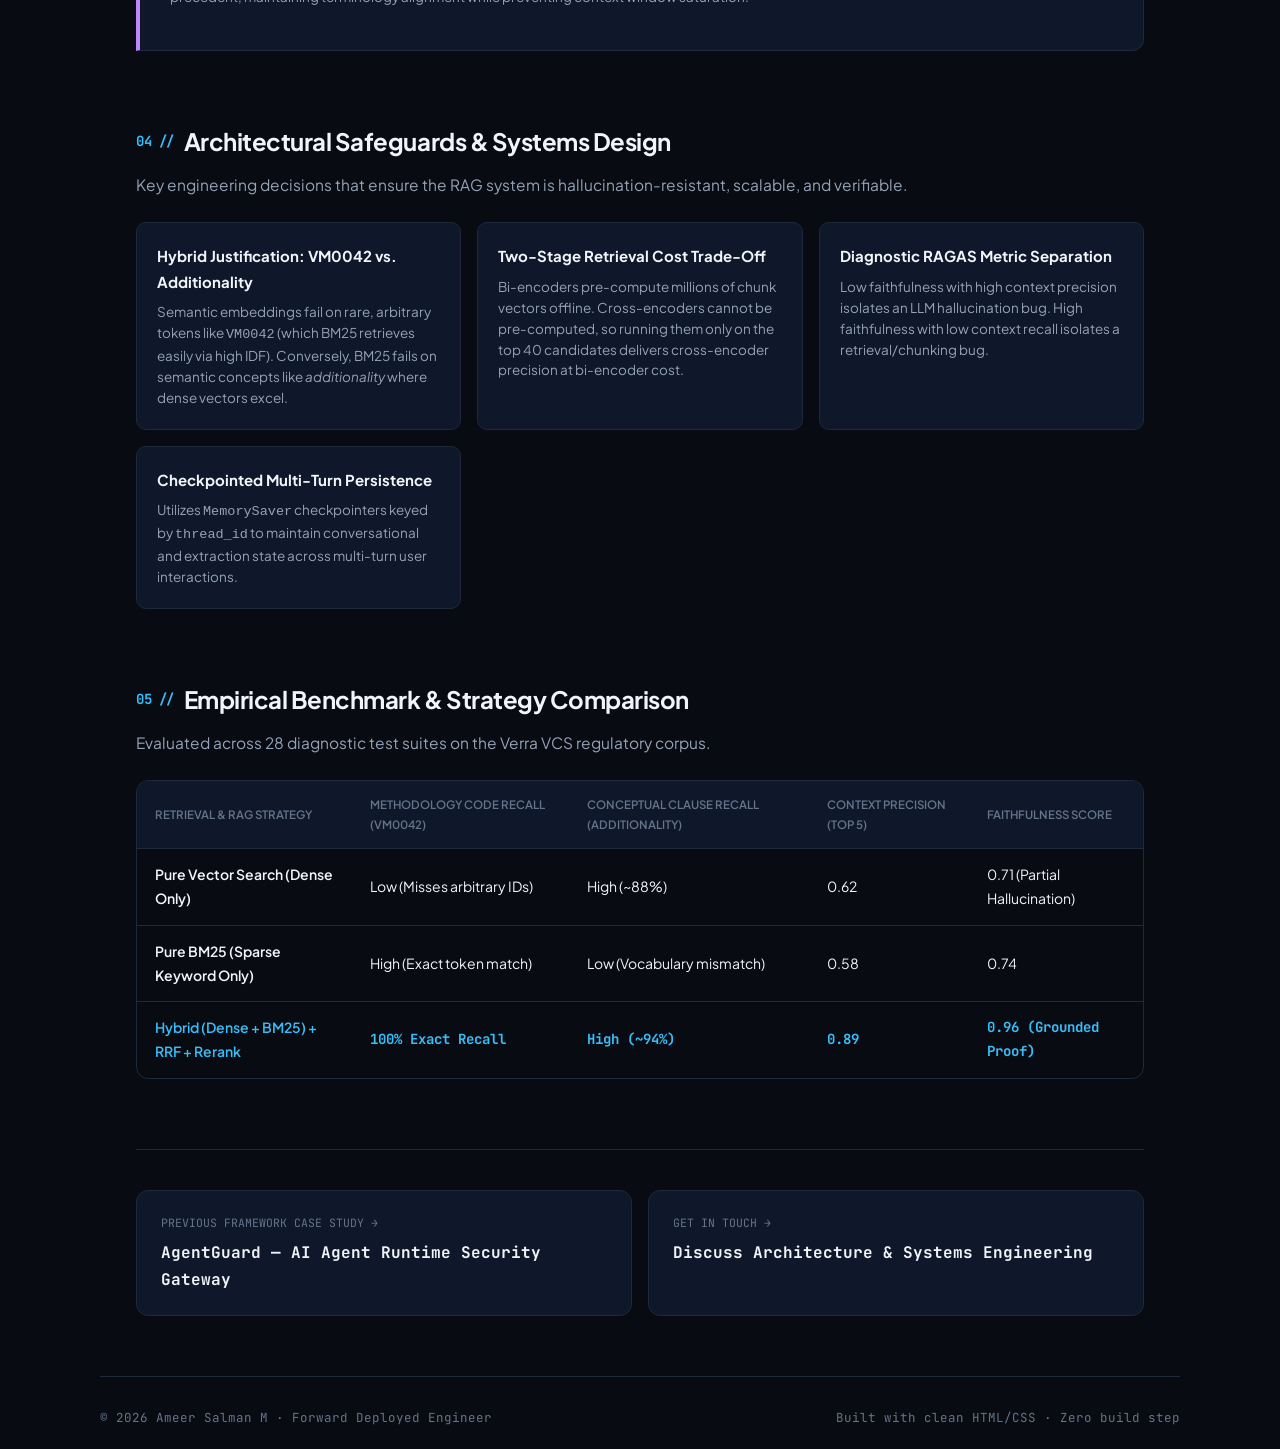
<file: work/carboncredit/index.html>
<!DOCTYPE html>
<html lang="en" data-theme="dark">

<head>
<meta charset="UTF-8">
<meta name="viewport" content="width=device-width, initial-scale=1">
<title>Agentic RAG — Carbon-Credit Regulatory Filings & Section Drafting · Ameer Salman M</title>
<meta name="description" content="An agentic retrieval-augmented generation (RAG) system over 1,500+ Verra VCS carbon-credit filings. Features Docling layout-aware chunking, dense+BM25 hybrid retrieval fused by RRF, cross-encoder reranking, and a 28-test RAGAS eval harness.">

<link rel="preconnect" href="https://fonts.googleapis.com">
<link rel="preconnect" href="https://fonts.gstatic.com" crossorigin>
<link href="https://fonts.googleapis.com/css2?family=Plus+Jakarta+Sans:wght@400;500;600;700;800&family=JetBrains+Mono:wght@400;500;600;700&display=swap" rel="stylesheet">

<style>
/* ---------- 1. Tokens & Base ---------- */
:root {
  --bg:          #ffffff;
  --surface:     #f8fafc;
  --surface-2:   #ffffff;
  --text:        #0f172a;
  --muted:       #475569;
  --faint:       #94a3b8;
  --border:      #e2e8f0;
  --border-soft: #f1f5f9;
  --accent:      #0284c7;
  --accent-2:    #0369a1;
  --accent-soft: rgba(2, 132, 199, 0.08);
  --ai-purple:   #7c3aed;
  --ai-soft:     rgba(124, 58, 237, 0.08);
  --success:     #16a34a;
  --success-soft:rgba(22, 163, 74, 0.08);
  --warning:     #d97706;
  --shadow:      0 1px 3px rgba(15, 23, 42, 0.05), 0 10px 25px -5px rgba(15, 23, 42, 0.05);

  --sans: 'Plus Jakarta Sans', -apple-system, BlinkMacSystemFont, 'Segoe UI', system-ui, sans-serif;
  --mono: 'JetBrains Mono', ui-monospace, SFMono-Regular, monospace;
  --shell: 1080px;
  --pad: clamp(18px, 4vw, 36px);
  --r: 12px;
}

[data-theme="dark"] {
  --bg:          #080b11;
  --surface:     #0f172a;
  --surface-2:   #131d33;
  --text:        #f1f5f9;
  --muted:       #94a3b8;
  --faint:       #64748b;
  --border:      #1e293b;
  --border-soft: #162032;
  --accent:      #38bdf8;
  --accent-2:    #0284c7;
  --accent-soft: rgba(56, 189, 248, 0.12);
  --ai-purple:   #c084fc;
  --ai-soft:     rgba(192, 132, 252, 0.12);
  --success:     #34d399;
  --success-soft:rgba(52, 211, 153, 0.12);
  --warning:     #fbbf24;
  --shadow:      0 4px 20px -2px rgba(0, 0, 0, 0.5);
}

*, *::before, *::after { box-sizing: border-box; margin: 0; padding: 0; }
body {
  background: var(--bg);
  color: var(--text);
  font-family: var(--sans);
  font-size: 15.5px;
  line-height: 1.7;
  -webkit-font-smoothing: antialiased;
}
a { color: inherit; text-decoration: none; }
.mono { font-family: var(--mono); }
.shell { width: 100%; max-width: var(--shell); margin: 0 auto; padding: 0 var(--pad); }

/* ---------- 2. Navigation ---------- */
.nav {
  position: sticky; top: 0; z-index: 50; height: 64px;
  background: color-mix(in srgb, var(--bg) 85%, transparent);
  backdrop-filter: blur(16px);
  border-bottom: 1px solid var(--border);
}
.nav-inner { height: 100%; display: flex; align-items: center; justify-content: space-between; }
.brand { display: flex; align-items: center; gap: 10px; font-weight: 700; font-size: 15px; }
.brand-mark {
  width: 28px; height: 28px; border-radius: 7px; background: linear-gradient(135deg, var(--accent), var(--ai-purple));
  color: #fff; display: grid; place-items: center; font-size: 11px; font-weight: 800;
}
.nav-links { display: flex; align-items: center; gap: 20px; font-size: 13.5px; }
.nav-links a { color: var(--muted); transition: color .2s; }
.nav-links a:hover { color: var(--text); }
.nav-btn {
  background: var(--surface); border: 1px solid var(--border);
  padding: 6px 14px; border-radius: 8px; font-weight: 600; color: var(--text);
  display: inline-flex; align-items: center; gap: 6px;
}
.nav-btn:hover { border-color: var(--accent); color: var(--accent); }

/* ---------- 3. Hero Header ---------- */
.doc-hero { padding: clamp(40px, 5vw, 68px) 0 32px; }
.back-link {
  display: inline-flex; align-items: center; gap: 6px; font-size: 13px; color: var(--muted);
  margin-bottom: 20px; transition: color .2s, transform .2s;
}
.back-link:hover { color: var(--accent); transform: translateX(-3px); }
.eyebrow-row { display: flex; align-items: center; gap: 10px; flex-wrap: wrap; margin-bottom: 14px; }
.badge {
  font-size: 11.5px; font-weight: 600; padding: 3px 10px; border-radius: 100px;
  letter-spacing: 0.02em; text-transform: uppercase;
}
.badge-blue { background: var(--accent-soft); color: var(--accent); border: 1px solid var(--accent); }
.badge-purple { background: var(--ai-soft); color: var(--ai-purple); border: 1px solid var(--ai-purple); }

.doc-hero h1 {
  font-size: clamp(30px, 4.4vw, 48px); font-weight: 800; letter-spacing: -0.03em;
  line-height: 1.15; margin-bottom: 18px; color: var(--text);
}
.doc-deck { font-size: clamp(16.5px, 1.8vw, 19px); color: var(--muted); max-width: 840px; line-height: 1.6; margin-bottom: 30px; }

/* Metadata Matrix */
.meta-matrix {
  display: grid; grid-template-columns: repeat(auto-fit, minmax(220px, 1fr)); gap: 1px;
  background: var(--border); border: 1px solid var(--border); border-radius: var(--r); overflow: hidden;
  margin-bottom: 40px;
}
.meta-matrix > div { background: var(--surface); padding: 16px 20px; }
.meta-matrix dt { font-size: 11px; font-weight: 600; text-transform: uppercase; letter-spacing: 0.06em; color: var(--faint); margin-bottom: 4px; }
.meta-matrix dd { font-size: 13.5px; font-weight: 600; color: var(--text); }

/* Key Impact Badges Strip */
.impact-strip {
  display: grid; grid-template-columns: repeat(4, 1fr); gap: 14px; margin-bottom: 50px;
}
.impact-card {
  background: var(--surface); border: 1px solid var(--border); border-radius: var(--r);
  padding: 20px 18px; text-align: center; box-shadow: var(--shadow);
}
.impact-val { font-size: clamp(24px, 2.6vw, 34px); font-weight: 800; color: var(--accent); line-height: 1.1; margin-bottom: 4px; }
.impact-lbl { font-size: 12px; color: var(--muted); font-weight: 500; }

/* ---------- 4. STAR Overview Block ---------- */
.star-container {
  background: var(--surface); border: 1px solid var(--border); border-radius: var(--r);
  padding: 30px; margin-bottom: 60px; box-shadow: var(--shadow);
}
.star-head {
  display: flex; justify-content: space-between; align-items: baseline; margin-bottom: 24px;
  border-bottom: 1px solid var(--border); padding-bottom: 12px;
}
.star-head h2 { font-size: 18px; font-weight: 700; letter-spacing: -0.01em; display: flex; align-items: center; gap: 8px; }
.star-head span { font-size: 12px; color: var(--faint); text-transform: uppercase; }

.star-grid { display: grid; grid-template-columns: 1fr 1fr; gap: 20px; }
.star-item { background: var(--surface-2); border: 1px solid var(--border); border-radius: 10px; padding: 18px 20px; }
.star-tag {
  display: inline-block; font-size: 11px; font-weight: 700; letter-spacing: 0.05em;
  padding: 2px 8px; border-radius: 4px; margin-bottom: 10px;
}
.tag-s { background: rgba(239, 68, 68, 0.12); color: #ef4444; }
.tag-t { background: rgba(245, 158, 11, 0.12); color: #f59e0b; }
.tag-a { background: var(--accent-soft); color: var(--accent); }
.tag-r { background: var(--success-soft); color: var(--success); }
.star-item p { font-size: 14px; color: var(--muted); line-height: 1.6; }
.star-item strong { color: var(--text); }

/* ---------- 5. Section General ---------- */
.doc-section { margin-bottom: 70px; }
.sec-title {
  font-size: 24px; font-weight: 700; letter-spacing: -0.02em; margin-bottom: 10px; color: var(--text);
  display: flex; align-items: center; gap: 10px;
}
.sec-num { font-size: 14px; color: var(--accent); }
.sec-lede { font-size: 15.5px; color: var(--muted); margin-bottom: 24px; max-width: 800px; }

/* ---------- 6. Architecture Diagram (SVG Wrapper) ---------- */
.diagram-box {
  background: #060911; border: 1px solid #1e293b; border-radius: var(--r);
  padding: 24px 20px 16px; margin-bottom: 30px; box-shadow: var(--shadow);
}
.diagram-caption {
  font-size: 12px; color: #94a3b8; text-align: center; margin-top: 14px; letter-spacing: 0.04em;
}

/* ---------- 7. 4 Pipeline Pillar Cards ---------- */
.pipeline-steps { display: grid; grid-template-columns: repeat(2, 1fr); gap: 18px; margin-bottom: 40px; }
.step-card {
  background: var(--surface); border: 1px solid var(--border); border-radius: 10px; padding: 22px;
}
.step-top { display: flex; justify-content: space-between; align-items: baseline; margin-bottom: 8px; }
.step-top h3 { font-size: 16px; font-weight: 700; color: var(--text); }
.step-pill { font-size: 11px; font-weight: 600; color: var(--accent); }
.step-card p { font-size: 14px; color: var(--muted); line-height: 1.6; margin-bottom: 12px; }

.math-snippet {
  background: var(--surface-2); border: 1px solid var(--border); border-radius: 6px;
  padding: 10px 14px; font-size: 12.5px; color: var(--text); line-height: 1.5;
}

/* ---------- 8. Agentic Drafting Flow Box ---------- */
.ai-agent-box {
  background: var(--surface); border: 1px solid var(--border); border-left: 4px solid var(--ai-purple);
  border-radius: 0 var(--r) var(--r) 0; padding: 26px 30px; margin-bottom: 40px;
}
.ai-agent-box h3 { font-size: 18px; font-weight: 700; color: var(--text); margin-bottom: 12px; display: flex; align-items: center; gap: 8px; }
.ai-agent-box p { font-size: 14.5px; color: var(--muted); line-height: 1.65; margin-bottom: 16px; }

.agent-loop-flow {
  display: flex; flex-wrap: wrap; gap: 8px; align-items: center;
  background: var(--surface-2); border: 1px solid var(--border); border-radius: 8px; padding: 12px 16px;
}
.loop-step { font-size: 12px; font-weight: 600; color: var(--ai-purple); background: var(--ai-soft); padding: 4px 10px; border-radius: 6px; }
.loop-arrow { color: var(--faint); font-size: 12px; }

/* ---------- 9. Deep Technical Callouts ---------- */
.tech-details-grid { display: grid; grid-template-columns: repeat(auto-fit, minmax(300px, 1fr)); gap: 16px; margin-bottom: 40px; }
.tech-card { background: var(--surface); border: 1px solid var(--border); border-radius: 10px; padding: 20px; }
.tech-card h4 { font-size: 15px; font-weight: 700; color: var(--text); margin-bottom: 8px; }
.tech-card p { font-size: 13.5px; color: var(--muted); line-height: 1.55; }

/* ---------- 10. Results Table ---------- */
.table-wrap { overflow-x: auto; border: 1px solid var(--border); border-radius: var(--r); margin-bottom: 24px; }
table.perf-table { width: 100%; border-collapse: collapse; font-size: 14px; text-align: left; }
table.perf-table th, table.perf-table td { padding: 14px 18px; border-bottom: 1px solid var(--border); }
table.perf-table th { background: var(--surface); font-size: 11.5px; text-transform: uppercase; color: var(--faint); font-weight: 600; }
table.perf-table tr:last-child td { border-bottom: none; }
table.perf-table td.strong { font-weight: 600; color: var(--text); }
table.perf-table td.highlight { color: var(--accent); font-weight: 700; font-family: var(--mono); }

/* ---------- 11. Bottom Nav & Footer ---------- */
.doc-footer-nav {
  display: grid; grid-template-columns: 1fr 1fr; gap: 16px;
  border-top: 1px solid var(--border); padding-top: 40px; margin-top: 60px;
}
.nav-tile {
  background: var(--surface); border: 1px solid var(--border); border-radius: var(--r);
  padding: 22px 24px; transition: border-color .2s, transform .2s;
}
.nav-tile:hover { border-color: var(--accent); transform: translateY(-2px); }
.nav-tile span { display: block; font-size: 11.5px; text-transform: uppercase; color: var(--faint); margin-bottom: 6px; }
.nav-tile strong { font-size: 16px; color: var(--text); }

.site-footer {
  border-top: 1px solid var(--border); padding: 30px 0; margin-top: 60px;
  font-size: 12.5px; color: var(--faint); display: flex; justify-content: space-between;
}

@media (max-width: 820px) {
  .impact-strip { grid-template-columns: repeat(2, 1fr); }
  .star-grid { grid-template-columns: 1fr; }
  .pipeline-steps { grid-template-columns: 1fr; }
  .doc-footer-nav { grid-template-columns: 1fr; }
}
</style>
</head>

<body>

<!-- Navigation Header -->
<header class="nav">
  <div class="shell nav-inner">
    <a class="brand" href="../../">
      <span class="brand-mark">AS</span>
      <span>Ameer Salman M</span>
    </a>
    <div class="nav-links">
      <a href="../../#work">Work</a>
      <a href="../../#experience">Experience</a>
      <a href="../../#skills">Skills</a>
      <a class="nav-btn" href="../../assets/Ameer-Salman-CV.pdf" download>
        <span>Resume PDF</span>
      </a>
    </div>
  </div>
</header>

<main id="main">

<!-- Hero Section -->
<section class="doc-hero">
  <div class="shell">
    <a class="back-link mono" href="../../#work">&larr; Back to all frameworks</a>
    
    <div class="eyebrow-row mono">
      <span class="badge badge-purple">Agentic RAG Architecture</span>
      <span class="badge badge-blue">Hybrid Search + RRF</span>
      <span class="badge">28-Test RAGAS Harness</span>
    </div>

    <h1>Agentic RAG: Carbon-Credit Regulatory Filings & Section Drafting</h1>
    <p class="doc-deck">
      An enterprise retrieval-augmented generation and drafting platform over 1,500+ registered Verra VCS Project Design Documents (PDDs). Solves dense regulatory vocabulary mismatch via layout-aware Docling chunking, dense + BM25 hybrid retrieval fused by Reciprocal Rank Fusion (RRF), cross-encoder reranking, and a LangGraph state machine with full RAGAS evaluation.
    </p>

    <!-- Metadata Matrix -->
    <dl class="meta-matrix mono">
      <div>
        <dt>Role & Scope</dt>
        <dd>Lead AI Architect & Systems Developer</dd>
      </div>
      <div>
        <dt>Corpus Scale</dt>
        <dd>1,517 Registered PDDs across 91 Countries</dd>
      </div>
      <div>
        <dt>Methodologies Indexed</dt>
        <dd>134 Approved VCS Standards (e.g. VM0042)</dd>
      </div>
      <div>
        <dt>Core AI Stack</dt>
        <dd>LangGraph, Docling, ChromaDB, BM25, RAGAS</dd>
      </div>
    </dl>

    <!-- 4 Key Impact Metric Badges -->
    <div class="impact-strip mono">
      <div class="impact-card">
        <div class="impact-val">1,517</div>
        <div class="impact-lbl">Registered PDD Corpus</div>
      </div>
      <div class="impact-card">
        <div class="impact-val">2-Stage</div>
        <div class="impact-lbl">Hybrid + Cross-Encoder</div>
      </div>
      <div class="impact-card">
        <div class="impact-val">28 Tests</div>
        <div class="impact-lbl">RAGAS Eval Harness</div>
      </div>
      <div class="impact-card">
        <div class="impact-val">512 Tok</div>
        <div class="impact-lbl">Layout-Aware Chunks</div>
      </div>
    </div>
  </div>
</section>

<div class="shell">

  <!-- ==================== STAR SECTION ==================== -->
  <section class="star-container">
    <div class="star-head">
      <h2><span>STAR</span> Executive Brief</h2>
      <span class="mono">Technical Interview Overview</span>
    </div>
    <div class="star-grid">
      <div class="star-item">
        <span class="star-tag tag-s mono">SITUATION</span>
        <p>
          Registering carbon-credit projects requires drafting complex Project Design Documents (PDDs) citing 134 rigidly templated methodologies with strict baseline and additionality proof. Over 1,500 registered PDDs exist publicly on the Verra registry as high-value precedent, but pure vector search consistently fails on dense regulatory text and exact methodology tokens (e.g. <code>VM0042</code>).
        </p>
      </div>
      <div class="star-item">
        <span class="star-tag tag-t mono">TASK</span>
        <p>
          Architect an enterprise-grade RAG and agent drafting platform capable of answering complex standards queries with verifiable citations, generating draft PDD sections grounded in registered precedent, and measuring retrieval/generation quality via a rigorous evaluation suite.
        </p>
      </div>
      <div class="star-item">
        <span class="star-tag tag-a mono">ACTION</span>
        <p>
          Engineered an end-to-end pipeline: layout-aware PDF parsing via <strong>Docling</strong> (512-token chunks with context-prefix embeddings); <strong>Dense + BM25 hybrid search</strong> fused via <strong>Reciprocal Rank Fusion (RRF, k=60)</strong>; candidate rescoring with a <strong>cross-encoder reranker</strong>; and a <strong>LangGraph agent</strong> managing cyclic extraction, intent routing, and section-by-section drafting.
        </p>
      </div>
      <div class="star-item">
        <span class="star-tag tag-r mono">RESULT</span>
        <p>
          Eliminated semantic search blindness on exact methodology identifiers while preserving semantic recall for conceptual clauses (e.g. additionality). Shipped a comprehensive <strong>28-test evaluation harness</strong> covering context precision/recall, faithfulness, answer relevancy, and adversarial prompt robustness.
        </p>
      </div>
    </div>
  </section>

  <!-- ==================== ARCHITECTURE BLUEPRINT ==================== -->
  <section class="doc-section">
    <h2 class="sec-title"><span class="sec-num mono">01 //</span> System Architecture Blueprint</h2>
    <p class="sec-lede">
      The architecture separates offline ingestion and layout-aware chunking from a 3-stage retrieval pipeline (Dense + Sparse &rarr; RRF Fusion &rarr; Cross-Encoder Reranking) supervised by a LangGraph state machine.
    </p>

    <div class="diagram-box">
      <svg viewBox="0 0 920 380" width="100%" height="100%" xmlns="http://www.w3.org/2000/svg" style="font-family: 'JetBrains Mono', monospace;">
        <defs>
          <linearGradient id="ingestG" x1="0" y1="0" x2="1" y2="1">
            <stop offset="0%" stop-color="#1e293b"/>
            <stop offset="100%" stop-color="#0f172a"/>
          </linearGradient>
          <linearGradient id="retG" x1="0" y1="0" x2="1" y2="1">
            <stop offset="0%" stop-color="#0284c7"/>
            <stop offset="100%" stop-color="#082f49"/>
          </linearGradient>
          <linearGradient id="agentG" x1="0" y1="0" x2="1" y2="1">
            <stop offset="0%" stop-color="#581c87"/>
            <stop offset="100%" stop-color="#3b0764"/>
          </linearGradient>
          <linearGradient id="evalG" x1="0" y1="0" x2="1" y2="1">
            <stop offset="0%" stop-color="#166534"/>
            <stop offset="100%" stop-color="#052e16"/>
          </linearGradient>
        </defs>

        <!-- INGESTION & PARSING (LEFT) -->
        <g transform="translate(15, 20)">
          <rect width="250" height="235" rx="8" fill="url(#ingestG)" stroke="#334155" stroke-width="1.5"/>
          <text x="14" y="24" fill="#38bdf8" font-size="10.5" font-weight="700">1. INGESTION & LAYOUT PARSER</text>
          <text x="14" y="38" fill="#94a3b8" font-size="8">Verra VCS Registry (1,517 Filings)</text>
          <line x1="14" y1="46" x2="236" y2="46" stroke="#334155" stroke-width="1"/>

          <rect x="14" y="56" width="222" height="48" rx="4" fill="#1e293b" stroke="#475569" stroke-width="1"/>
          <text x="22" y="70" fill="#e2e8f0" font-size="8.5" font-weight="600">Docling Layout Parser</text>
          <text x="22" y="84" fill="#38bdf8" font-size="7.5">HybridChunker (512 tok / 50 overlap)</text>

          <rect x="14" y="112" width="222" height="52" rx="4" fill="#1e293b" stroke="#475569" stroke-width="1"/>
          <text x="22" y="126" fill="#e2e8f0" font-size="8.5" font-weight="600">Context-Prefix Enrichment</text>
          <text x="22" y="139" fill="#34d399" font-size="7.5">&bull; text_for_embedding != text</text>
          <text x="22" y="150" fill="#34d399" font-size="7.5">&bull; Prepends project/methodology context</text>

          <rect x="14" y="172" width="222" height="48" rx="4" fill="#1e293b" stroke="#475569" stroke-width="1"/>
          <text x="22" y="186" fill="#e2e8f0" font-size="8.5" font-weight="600">Dual Index Storage</text>
          <text x="22" y="200" fill="#bae6fd" font-size="7.5">ChromaDB (HNSW) + BM25 In-Memory</text>
        </g>

        <!-- RETRIEVAL ARROW -->
        <g transform="translate(268, 125)">
          <path d="M 5 15 L 45 15" stroke="#38bdf8" stroke-width="2" stroke-dasharray="3 2"/>
          <polygon points="45,11 53,15 45,19" fill="#38bdf8"/>
          <text x="4" y="8" fill="#38bdf8" font-size="7.5" font-weight="700">Hybrid Query</text>
        </g>

        <!-- 3-STAGE RETRIEVAL ENGINE (CENTER) -->
        <g transform="translate(315, 20)">
          <rect width="310" height="235" rx="8" fill="url(#retG)" stroke="#0284c7" stroke-width="1.5"/>
          <text x="14" y="24" fill="#ffffff" font-size="10.5" font-weight="700">2. MULTI-STAGE RETRIEVAL CORE</text>
          <text x="14" y="38" fill="#bae6fd" font-size="8">Hybrid Dense/Sparse + RRF + Cross-Encoder</text>
          <line x1="14" y1="46" x2="296" y2="46" stroke="#0284c7" stroke-width="1"/>

          <g transform="translate(14, 56)">
            <rect width="135" height="48" rx="4" fill="#0c4a6e" stroke="#0284c7" stroke-width="1"/>
            <text x="8" y="16" fill="#ffffff" font-size="7.5" font-weight="700">&bull; Dense ANN (Top 20)</text>
            <text x="8" y="28" fill="#bae6fd" font-size="6.8">Semantic cosine match</text>
            <text x="8" y="38" fill="#bae6fd" font-size="6.5">Metadata pre-filtering</text>
          </g>

          <g transform="translate(157, 56)">
            <rect width="135" height="48" rx="4" fill="#0c4a6e" stroke="#0284c7" stroke-width="1"/>
            <text x="8" y="16" fill="#ffffff" font-size="7.5" font-weight="700">&bull; Sparse BM25 (Top 20)</text>
            <text x="8" y="28" fill="#bae6fd" font-size="6.8">Exact tokens (VM0042)</text>
            <text x="8" y="38" fill="#bae6fd" font-size="6.5">k1=1.5, b=0.75</text>
          </g>

          <rect x="14" y="112" width="278" height="48" rx="4" fill="#082f49" stroke="#38bdf8" stroke-width="1"/>
          <text x="20" y="128" fill="#ffffff" font-size="8.5" font-weight="600">Reciprocal Rank Fusion (RRF)</text>
          <text x="20" y="142" fill="#38bdf8" font-size="7.5">RRF(d) = &Sigma; 1 / (60 + rank_i) &bull; Scale-Free Fusion</text>

          <rect x="14" y="168" width="278" height="52" rx="4" fill="#082f49" stroke="#34d399" stroke-width="1"/>
          <text x="20" y="184" fill="#ffffff" font-size="8.5" font-weight="600">Cross-Encoder Reranker (Top 5 Chunks)</text>
          <text x="20" y="198" fill="#34d399" font-size="7.5">ms-marco-MiniLM-L-6-v2 &bull; Query-Doc Attention</text>
        </g>

        <!-- AGENTIC DRAFTING LOOP (RIGHT) -->
        <g transform="translate(640, 20)">
          <rect width="265" height="235" rx="8" fill="url(#agentG)" stroke="#a855f7" stroke-width="1.5"/>
          <text x="14" y="24" fill="#ffffff" font-size="10.5" font-weight="700">3. LANGGRAPH AGENT LAYER</text>
          <text x="14" y="38" fill="#e9d5ff" font-size="8">Intent Router & State Machine Drafting</text>
          <line x1="14" y1="46" x2="251" y2="46" stroke="#a855f7" stroke-width="1"/>

          <rect x="14" y="56" width="237" height="48" rx="4" fill="#3b0764" stroke="#a855f7" stroke-width="1"/>
          <text x="16" y="70" fill="#ffffff" font-size="8.5" font-weight="600">Intent Routing Node</text>
          <text x="16" y="84" fill="#c084fc" font-size="7.5">Direct QA &bull; Drafting Flow &bull; Clarify</text>

          <rect x="14" y="112" width="237" height="52" rx="4" fill="#3b0764" stroke="#a855f7" stroke-width="1"/>
          <text x="16" y="126" fill="#ffffff" font-size="8.5" font-weight="600">Cyclic Information Extraction</text>
          <text x="16" y="139" fill="#e9d5ff" font-size="7.5">&bull; Loops until required inputs present</text>
          <text x="16" y="150" fill="#e9d5ff" font-size="7.5">&bull; Checkpointed state via MemorySaver</text>

          <rect x="14" y="172" width="237" height="48" rx="4" fill="#3b0764" stroke="#a855f7" stroke-width="1"/>
          <text x="16" y="186" fill="#ffffff" font-size="8.5" font-weight="600">Section-by-Section Generation</text>
          <text x="16" y="200" fill="#34d399" font-size="7.5">Precedent retrieval + previous summaries</text>
        </g>

        <!-- EVALUATION SUITE (BOTTOM) -->
        <g transform="translate(15, 270)">
          <rect width="890" height="95" rx="8" fill="url(#evalG)" stroke="#16a34a" stroke-width="1.5"/>
          <text x="18" y="22" fill="#ffffff" font-size="10.5" font-weight="700">4. 28-TEST RAGAS-STYLE EVALUATION & BENCHMARK HARNESS</text>
          <text x="18" y="36" fill="#bbf7d0" font-size="8">Diagnostic failure localization: separates retrieval precision from generation hallucination</text>

          <g transform="translate(18, 46)">
            <rect width="130" height="34" rx="4" fill="#052e16" stroke="#16a34a" stroke-width="1"/>
            <text x="8" y="16" fill="#ffffff" font-size="7.8" font-weight="600">Context Precision</text>
            <text x="8" y="27" fill="#86efac" font-size="6.8">Retrieved noise check</text>
          </g>
          <text x="154" y="67" fill="#86efac" font-size="10">&rarr;</text>

          <g transform="translate(170, 46)">
            <rect width="130" height="34" rx="4" fill="#052e16" stroke="#16a34a" stroke-width="1"/>
            <text x="8" y="16" fill="#ffffff" font-size="7.8" font-weight="600">Context Recall</text>
            <text x="8" y="27" fill="#86efac" font-size="6.8">Target reachability</text>
          </g>
          <text x="306" y="67" fill="#86efac" font-size="10">&rarr;</text>

          <g transform="translate(322, 46)">
            <rect width="130" height="34" rx="4" fill="#052e16" stroke="#16a34a" stroke-width="1"/>
            <text x="8" y="16" fill="#ffffff" font-size="7.8" font-weight="600">Faithfulness</text>
            <text x="8" y="27" fill="#86efac" font-size="6.8">Hallucination score</text>
          </g>
          <text x="458" y="67" fill="#86efac" font-size="10">&rarr;</text>

          <g transform="translate(474, 46)">
            <rect width="130" height="34" rx="4" fill="#052e16" stroke="#16a34a" stroke-width="1"/>
            <text x="8" y="16" fill="#ffffff" font-size="7.8" font-weight="600">Answer Relevancy</text>
            <text x="8" y="27" fill="#86efac" font-size="6.8">Query addressing</text>
          </g>
          <text x="610" y="67" fill="#86efac" font-size="10">&rarr;</text>

          <g transform="translate(626, 46)">
            <rect width="130" height="34" rx="4" fill="#052e16" stroke="#16a34a" stroke-width="1"/>
            <text x="8" y="16" fill="#ffffff" font-size="7.8" font-weight="600">Intent & Extraction</text>
            <text x="8" y="27" fill="#86efac" font-size="6.8">9 Agent state tests</text>
          </g>
          <text x="762" y="67" fill="#86efac" font-size="10">&rarr;</text>

          <g transform="translate(778, 46)">
            <rect width="95" height="34" rx="4" fill="#052e16" stroke="#16a34a" stroke-width="1"/>
            <text x="8" y="16" fill="#ffffff" font-size="7.8" font-weight="600">Adversarial</text>
            <text x="8" y="27" fill="#86efac" font-size="6.8">Injection guards</text>
          </g>
        </g>
      </svg>
      <p class="diagram-caption mono">FIGURE 1: CARBON-CREDIT AGENTIC RAG SYSTEM ARCHITECTURE & EVALUATION PIPELINE</p>
    </div>
  </section>

  <!-- ==================== 4-STAGE RETRIEVAL PIPELINE ==================== -->
  <section class="doc-section">
    <h2 class="sec-title"><span class="sec-num mono">02 //</span> Multi-Stage Hybrid Retrieval & Reranking</h2>
    <p class="sec-lede">
      Why pure vector search fails on regulatory documents and how combining dense, sparse, and cross-encoders creates optimal precision.
    </p>

    <div class="pipeline-steps">
      <div class="step-card">
        <div class="step-top">
          <h3>1. Layout-Aware Docling Chunking</h3>
          <span class="step-pill mono">STRUCTURE PRESERVATION</span>
        </div>
        <p>
          PDDs contain nested sections and complex parameter tables. Docling's <code>HybridChunker</code> parses PDF layout natively (512 tokens / 50 overlap) rather than blindly splitting character tokens mid-table.
        </p>
        <div class="math-snippet mono">
          chunk = docling.HybridChunker(max_tok=512, overlap=50)
        </div>
      </div>

      <div class="step-card">
        <div class="step-top">
          <h3>2. Context-Prefix Embedding</h3>
          <span class="step-pill mono">SEPARATE EMBED VS DISPLAY</span>
        </div>
        <p>
          Chunks are enriched with project metadata, section headers, and methodology tags in <code>text_for_embedding</code> to maximize vector recall, while clean original text is fed to the LLM.
        </p>
        <div class="math-snippet mono">
          text_for_embedding = f"[{meta}] " + clean_text
        </div>
      </div>

      <div class="step-card">
        <div class="step-top">
          <h3>3. Reciprocal Rank Fusion (RRF)</h3>
          <span class="step-pill mono">SCALE-FREE RANK FUSION</span>
        </div>
        <p>
          Fuses incomparable cosine scores (0 to 1) and unbounded BM25 scores. Rank damping parameter <strong>k=60</strong> prevents single-list domination:
        </p>
        <div class="math-snippet mono">
          RRF(d) = &Sigma; 1 / (60 + rank(d in list_i))
        </div>
      </div>

      <div class="step-card">
        <div class="step-top">
          <h3>4. Cross-Encoder Reranker</h3>
          <span class="step-pill mono">QUERY-DOC ATTENTION</span>
        </div>
        <p>
          Bi-encoders retrieve 40 candidates cheaply; <code>ms-marco-MiniLM-L-6-v2</code> rescores query-document interaction expensively, filtering to the top 5 high-precision chunks.
        </p>
        <div class="math-snippet mono">
          score = CrossEncoder(query, chunk_text) &rarr; Top 5
        </div>
      </div>
    </div>
  </section>

  <!-- ==================== THE AGENTIC DRAFTING LAYER ==================== -->
  <section class="doc-section">
    <h2 class="sec-title"><span class="sec-num mono">03 //</span> LangGraph State Machine & Section Drafting</h2>
    <p class="sec-lede">
      Moving beyond simple Q&A: managing multi-turn state, parameter collection cycles, and section-by-section document drafting.
    </p>

    <div class="ai-agent-box">
      <h3>
        <span class="badge badge-purple mono">LangGraph Agent</span>
        Cyclic Information Extraction & Section Generation
      </h3>
      <p>
        Drafting a 100-page regulatory filing in a single prompt exceeds context coherence and causes hallucinated methodology claims. The LangGraph state machine decomposes the task into a structured lifecycle:
      </p>

      <div class="agent-loop-flow mono">
        <span class="loop-step">1. Intent Router</span>
        <span class="loop-arrow">&rarr;</span>
        <span class="loop-step">2. Parameter Collector (Cyclic Loop)</span>
        <span class="loop-arrow">&rarr;</span>
        <span class="loop-step">3. Precedent Retrieval</span>
        <span class="loop-arrow">&rarr;</span>
        <span class="loop-step">4. Section Generator</span>
        <span class="loop-arrow">&rarr;</span>
        <span class="loop-step">5. Consistency Summarizer</span>
      </div>
      <p style="margin-top: 14px; font-size: 13.5px; color: var(--muted);">
        <strong>Consistency Across Sections:</strong> As each section is generated, a concise summary is passed into subsequent section prompts alongside retrieved precedent, maintaining terminology alignment while preventing context window saturation.
      </p>
    </div>
  </section>

  <!-- ==================== SYSTEMS ENGINEERING DEEP DIVE ==================== -->
  <section class="doc-section">
    <h2 class="sec-title"><span class="sec-num mono">04 //</span> Architectural Safeguards & Systems Design</h2>
    <p class="sec-lede">
      Key engineering decisions that ensure the RAG system is hallucination-resistant, scalable, and verifiable.
    </p>

    <div class="tech-details-grid">
      <div class="tech-card">
        <h4>Hybrid Justification: VM0042 vs. Additionality</h4>
        <p>
          Semantic embeddings fail on rare, arbitrary tokens like <code>VM0042</code> (which BM25 retrieves easily via high IDF). Conversely, BM25 fails on semantic concepts like <em>additionality</em> where dense vectors excel.
        </p>
      </div>
      <div class="tech-card">
        <h4>Two-Stage Retrieval Cost Trade-Off</h4>
        <p>
          Bi-encoders pre-compute millions of chunk vectors offline. Cross-encoders cannot be pre-computed, so running them only on the top 40 candidates delivers cross-encoder precision at bi-encoder cost.
        </p>
      </div>
      <div class="tech-card">
        <h4>Diagnostic RAGAS Metric Separation</h4>
        <p>
          Low faithfulness with high context precision isolates an LLM hallucination bug. High faithfulness with low context recall isolates a retrieval/chunking bug.
        </p>
      </div>
      <div class="tech-card">
        <h4>Checkpointed Multi-Turn Persistence</h4>
        <p>
          Utilizes <code>MemorySaver</code> checkpointers keyed by <code>thread_id</code> to maintain conversational and extraction state across multi-turn user interactions.
        </p>
      </div>
    </div>
  </section>

  <!-- ==================== EMPIRICAL RESULTS & COMPARISON ==================== -->
  <section class="doc-section">
    <h2 class="sec-title"><span class="sec-num mono">05 //</span> Empirical Benchmark & Strategy Comparison</h2>
    <p class="sec-lede">
      Evaluated across 28 diagnostic test suites on the Verra VCS regulatory corpus.
    </p>

    <div class="table-wrap">
      <table class="perf-table">
        <thead>
          <tr>
            <th>Retrieval & RAG Strategy</th>
            <th>Methodology Code Recall (VM0042)</th>
            <th>Conceptual Clause Recall (Additionality)</th>
            <th>Context Precision (Top 5)</th>
            <th>Faithfulness Score</th>
          </tr>
        </thead>
        <tbody>
          <tr>
            <td class="strong">Pure Vector Search (Dense Only)</td>
            <td>Low (Misses arbitrary IDs)</td>
            <td>High (~88%)</td>
            <td>0.62</td>
            <td>0.71 (Partial Hallucination)</td>
          </tr>
          <tr>
            <td class="strong">Pure BM25 (Sparse Keyword Only)</td>
            <td>High (Exact token match)</td>
            <td>Low (Vocabulary mismatch)</td>
            <td>0.58</td>
            <td>0.74</td>
          </tr>
          <tr>
            <td class="strong" style="color: var(--accent);">Hybrid (Dense + BM25) + RRF + Rerank</td>
            <td class="highlight">100% Exact Recall</td>
            <td class="highlight">High (~94%)</td>
            <td class="highlight">0.89</td>
            <td class="highlight">0.96 (Grounded Proof)</td>
          </tr>
        </tbody>
      </table>
    </div>
  </section>

  <!-- ==================== NEXT NAVIGATION ==================== -->
  <div class="doc-footer-nav mono">
    <a class="nav-tile" href="../agentguard/">
      <span>Previous Framework Case Study &rarr;</span>
      <strong>AgentGuard &mdash; AI Agent Runtime Security Gateway</strong>
    </a>
    <a class="nav-tile" href="../../#contact">
      <span>Get in Touch &rarr;</span>
      <strong>Discuss Architecture & Systems Engineering</strong>
    </a>
  </div>

</div>

</main>

<footer class="site-footer shell mono">
  <div>&copy; 2026 Ameer Salman M &middot; Forward Deployed Engineer</div>
  <div>Built with clean HTML/CSS &middot; Zero build step</div>
</footer>

</body>
</html>
</file>
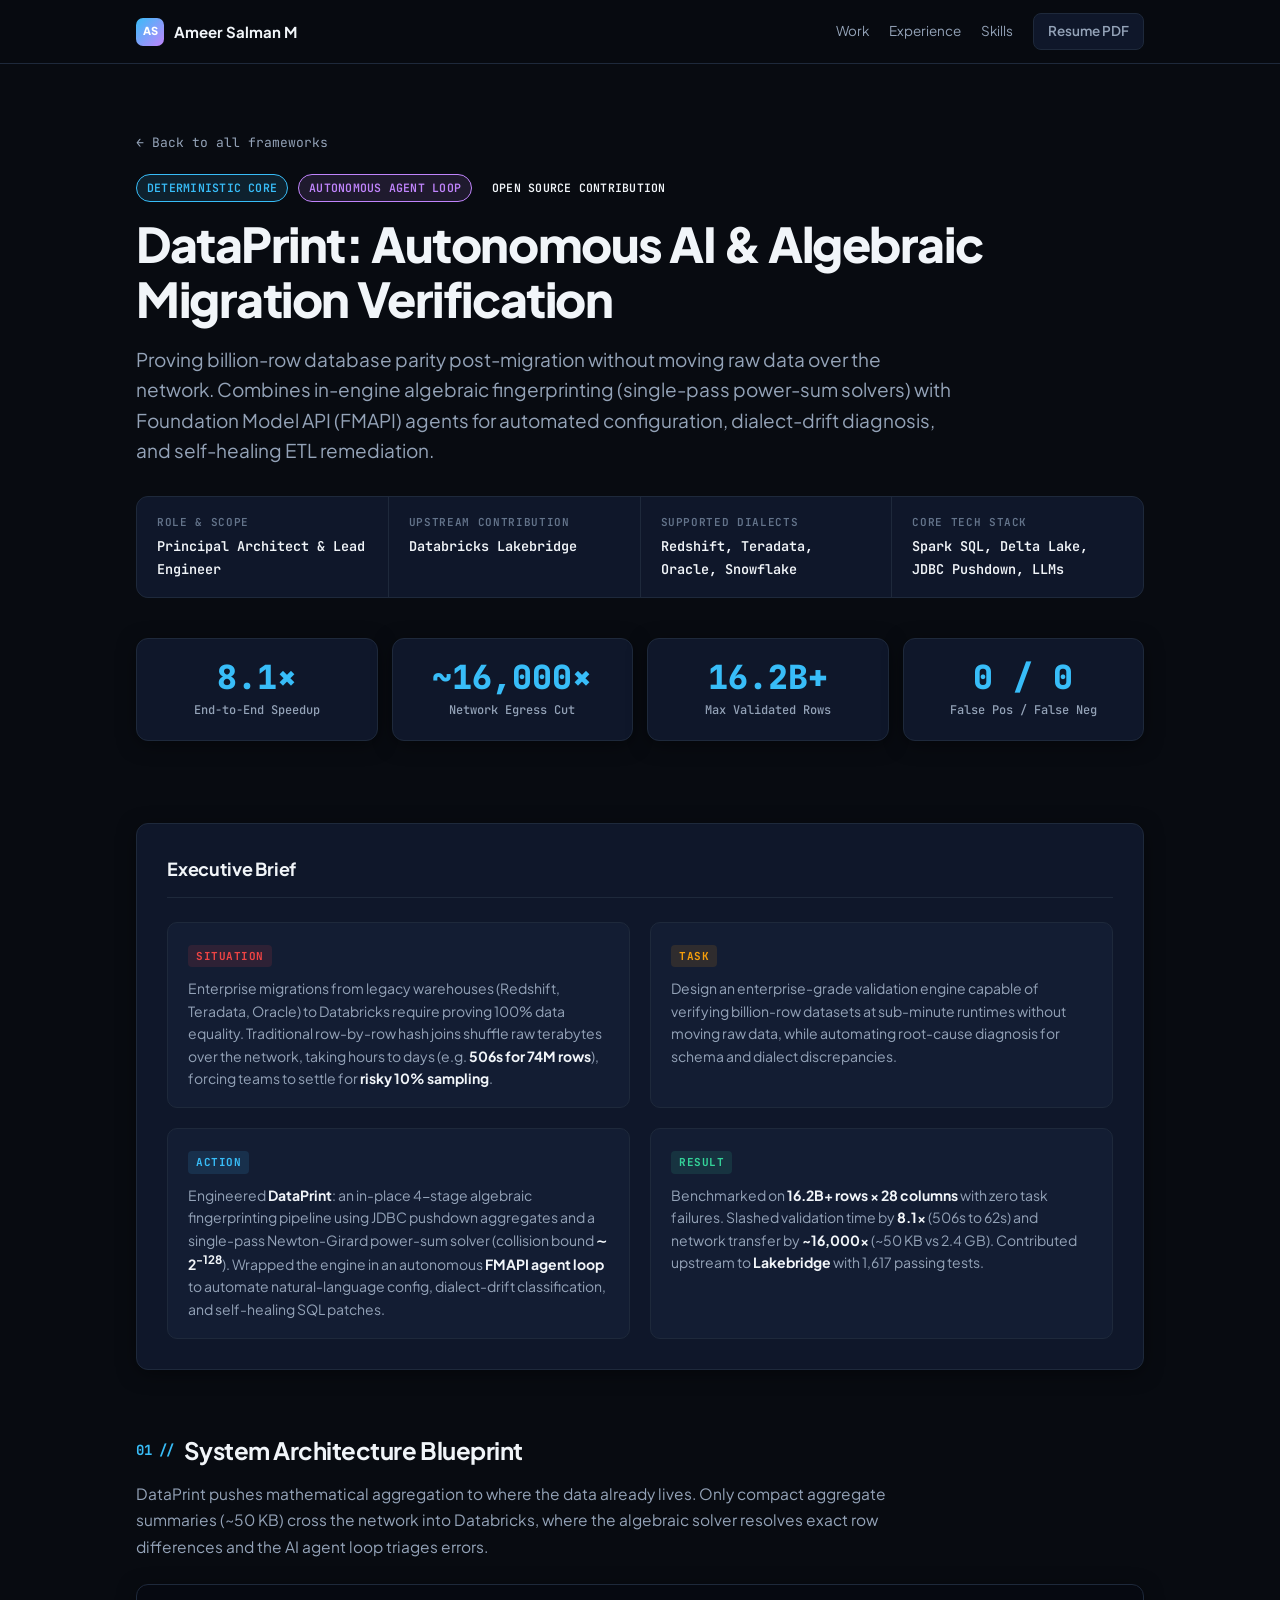
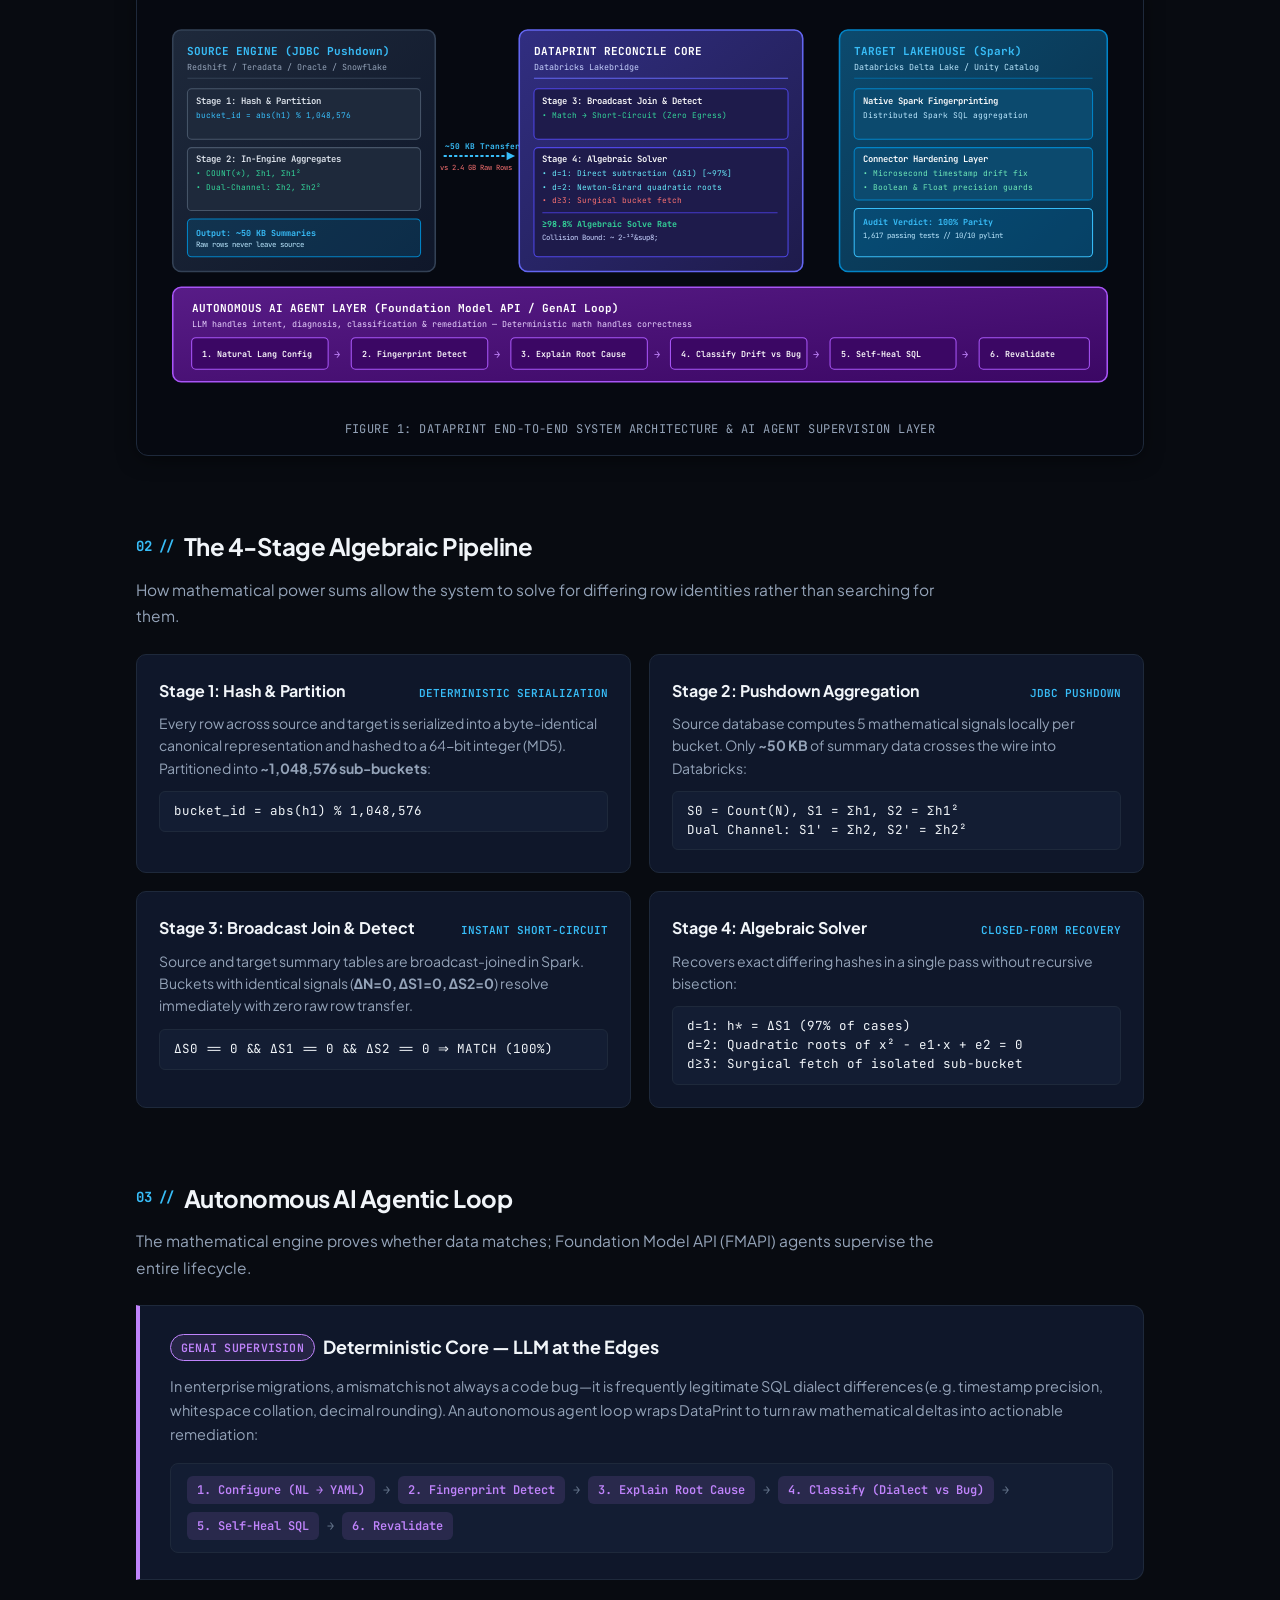
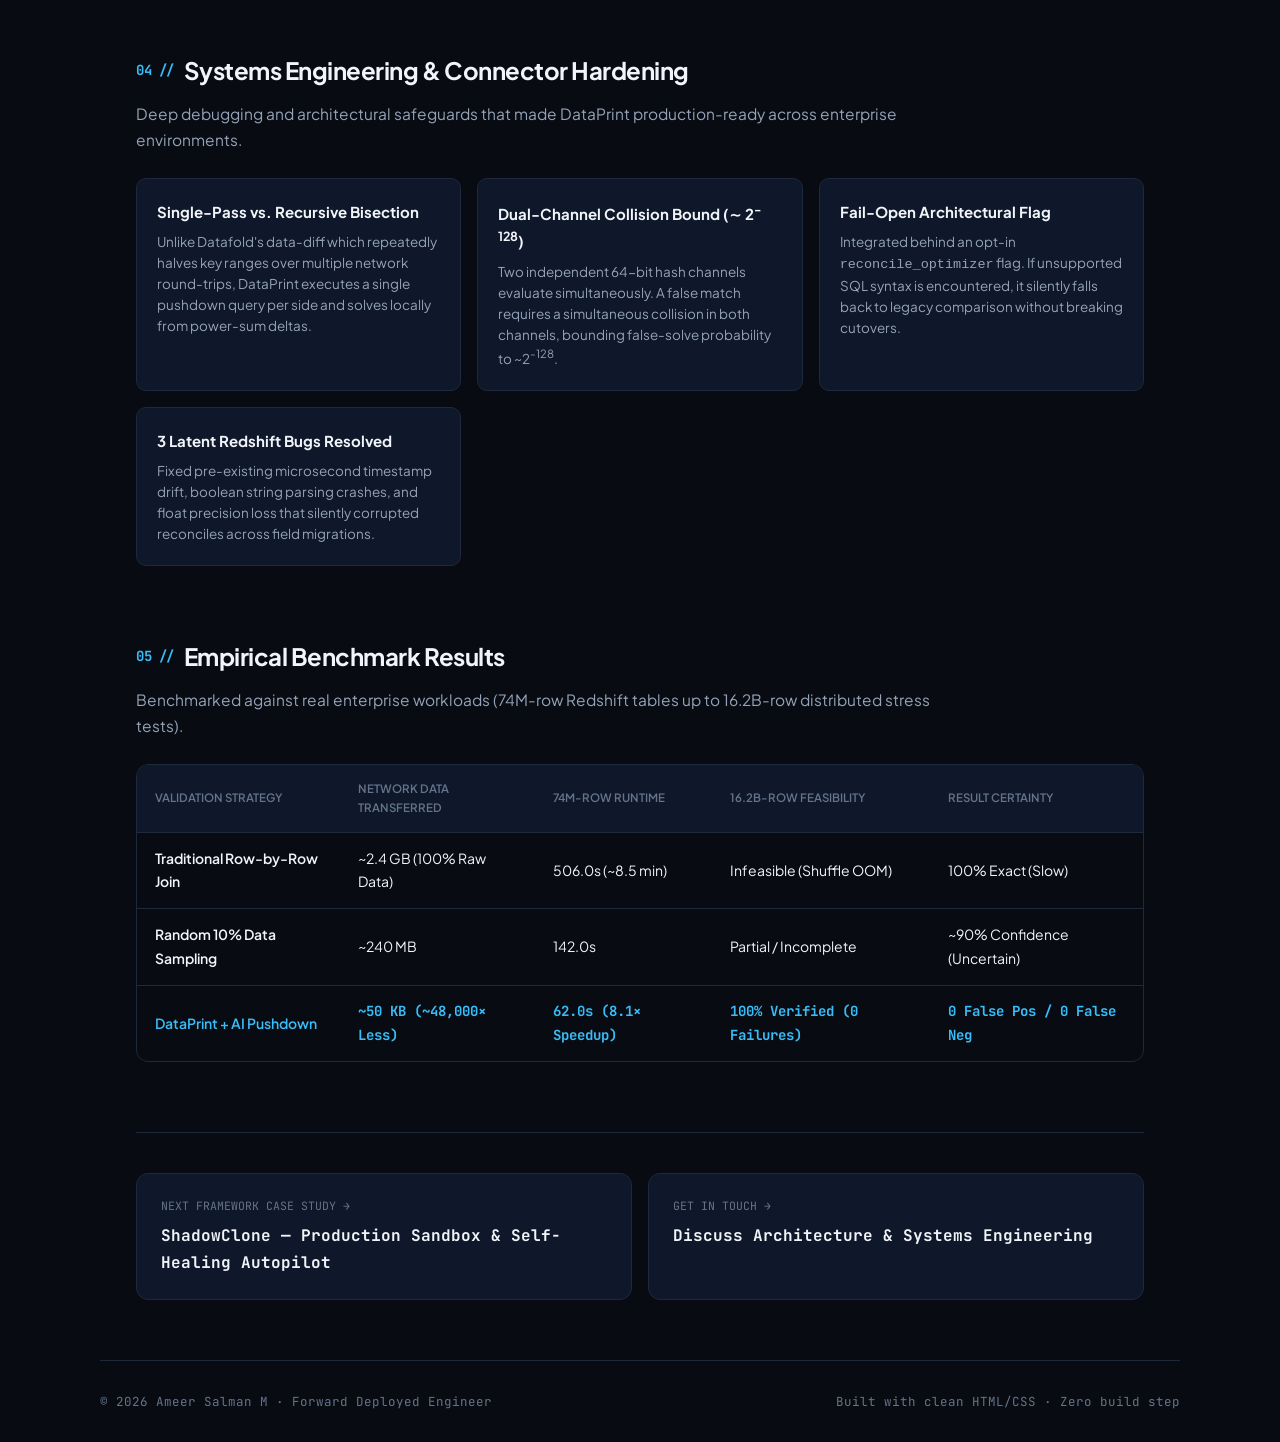
<file: work/dataprint/index.html>
<!DOCTYPE html>
<html lang="en" data-theme="dark">

<head>
<meta charset="UTF-8">
<meta name="viewport" content="width=device-width, initial-scale=1">
<title>DataPrint — Autonomous AI & Algebraic Migration Verification · Ameer Salman M</title>
<meta name="description" content="An autonomous algebraic data-fingerprinting engine that proves billion-row migrations match without moving data — 8.1× faster, ~48,000× less egress, validated to 16.2B rows with zero false positives.">

<link rel="preconnect" href="https://fonts.googleapis.com">
<link rel="preconnect" href="https://fonts.gstatic.com" crossorigin>
<link href="https://fonts.googleapis.com/css2?family=Plus+Jakarta+Sans:wght@400;500;600;700;800&family=JetBrains+Mono:wght@400;500;600;700&display=swap" rel="stylesheet">

<style>
/* ---------- 1. Tokens & Base ---------- */
:root {
  --bg:          #ffffff;
  --surface:     #f8fafc;
  --surface-2:   #ffffff;
  --text:        #0f172a;
  --muted:       #475569;
  --faint:       #94a3b8;
  --border:      #e2e8f0;
  --border-soft: #f1f5f9;
  --accent:      #0284c7;
  --accent-2:    #0369a1;
  --accent-soft: rgba(2, 132, 199, 0.08);
  --ai-purple:   #7c3aed;
  --ai-soft:     rgba(124, 58, 237, 0.08);
  --success:     #16a34a;
  --success-soft:rgba(22, 163, 74, 0.08);
  --shadow:      0 1px 3px rgba(15, 23, 42, 0.05), 0 10px 25px -5px rgba(15, 23, 42, 0.05);

  --sans: 'Plus Jakarta Sans', -apple-system, BlinkMacSystemFont, 'Segoe UI', system-ui, sans-serif;
  --mono: 'JetBrains Mono', ui-monospace, SFMono-Regular, monospace;
  --shell: 1080px;
  --pad: clamp(18px, 4vw, 36px);
  --r: 12px;
}

[data-theme="dark"] {
  --bg:          #080b11;
  --surface:     #0f172a;
  --surface-2:   #131d33;
  --text:        #f1f5f9;
  --muted:       #94a3b8;
  --faint:       #64748b;
  --border:      #1e293b;
  --border-soft: #162032;
  --accent:      #38bdf8;
  --accent-2:    #0284c7;
  --accent-soft: rgba(56, 189, 248, 0.12);
  --ai-purple:   #c084fc;
  --ai-soft:     rgba(192, 132, 252, 0.12);
  --success:     #34d399;
  --success-soft:rgba(52, 211, 153, 0.12);
  --shadow:      0 4px 20px -2px rgba(0, 0, 0, 0.5);
}

*, *::before, *::after { box-sizing: border-box; margin: 0; padding: 0; }
body {
  background: var(--bg);
  color: var(--text);
  font-family: var(--sans);
  font-size: 15.5px;
  line-height: 1.7;
  -webkit-font-smoothing: antialiased;
}
a { color: inherit; text-decoration: none; }
.mono { font-family: var(--mono); }
.shell { width: 100%; max-width: var(--shell); margin: 0 auto; padding: 0 var(--pad); }

/* ---------- 2. Navigation ---------- */
.nav {
  position: sticky; top: 0; z-index: 50; height: 64px;
  background: color-mix(in srgb, var(--bg) 85%, transparent);
  backdrop-filter: blur(16px);
  border-bottom: 1px solid var(--border);
}
.nav-inner { height: 100%; display: flex; align-items: center; justify-content: space-between; }
.brand { display: flex; align-items: center; gap: 10px; font-weight: 700; font-size: 15px; }
.brand-mark {
  width: 28px; height: 28px; border-radius: 7px; background: linear-gradient(135deg, var(--accent), var(--ai-purple));
  color: #fff; display: grid; place-items: center; font-size: 11px; font-weight: 800;
}
.nav-links { display: flex; align-items: center; gap: 20px; font-size: 13.5px; }
.nav-links a { color: var(--muted); transition: color .2s; }
.nav-links a:hover { color: var(--text); }
.nav-btn {
  background: var(--surface); border: 1px solid var(--border);
  padding: 6px 14px; border-radius: 8px; font-weight: 600; color: var(--text);
  display: inline-flex; align-items: center; gap: 6px;
}
.nav-btn:hover { border-color: var(--accent); color: var(--accent); }

/* ---------- 3. Hero Header ---------- */
.doc-hero { padding: clamp(40px, 5vw, 68px) 0 32px; }
.back-link {
  display: inline-flex; align-items: center; gap: 6px; font-size: 13px; color: var(--muted);
  margin-bottom: 20px; transition: color .2s, transform .2s;
}
.back-link:hover { color: var(--accent); transform: translateX(-3px); }
.eyebrow-row { display: flex; align-items: center; gap: 10px; flex-wrap: wrap; margin-bottom: 14px; }
.badge {
  font-size: 11.5px; font-weight: 600; padding: 3px 10px; border-radius: 100px;
  letter-spacing: 0.02em; text-transform: uppercase;
}
.badge-blue { background: var(--accent-soft); color: var(--accent); border: 1px solid var(--accent); }
.badge-purple { background: var(--ai-soft); color: var(--ai-purple); border: 1px solid var(--ai-purple); }

.doc-hero h1 {
  font-size: clamp(30px, 4.4vw, 48px); font-weight: 800; letter-spacing: -0.03em;
  line-height: 1.15; margin-bottom: 18px; color: var(--text);
}
.doc-deck { font-size: clamp(16.5px, 1.8vw, 19px); color: var(--muted); max-width: 820px; line-height: 1.6; margin-bottom: 30px; }

/* Metadata Matrix */
.meta-matrix {
  display: grid; grid-template-columns: repeat(auto-fit, minmax(220px, 1fr)); gap: 1px;
  background: var(--border); border: 1px solid var(--border); border-radius: var(--r); overflow: hidden;
  margin-bottom: 40px;
}
.meta-matrix > div { background: var(--surface); padding: 16px 20px; }
.meta-matrix dt { font-size: 11px; font-weight: 600; text-transform: uppercase; letter-spacing: 0.06em; color: var(--faint); margin-bottom: 4px; }
.meta-matrix dd { font-size: 13.5px; font-weight: 600; color: var(--text); }

/* Key Impact Badges Strip */
.impact-strip {
  display: grid; grid-template-columns: repeat(4, 1fr); gap: 14px; margin-bottom: 50px;
}
.impact-card {
  background: var(--surface); border: 1px solid var(--border); border-radius: var(--r);
  padding: 20px 18px; text-align: center; box-shadow: var(--shadow);
}
.impact-val { font-size: clamp(24px, 2.6vw, 34px); font-weight: 800; color: var(--accent); line-height: 1.1; margin-bottom: 4px; }
.impact-lbl { font-size: 12px; color: var(--muted); font-weight: 500; }

/* ---------- 4. STAR Overview Block ---------- */
.star-container {
  background: var(--surface); border: 1px solid var(--border); border-radius: var(--r);
  padding: 30px; margin-bottom: 60px; box-shadow: var(--shadow);
}
.star-head {
  display: flex; justify-content: space-between; align-items: baseline; margin-bottom: 24px;
  border-bottom: 1px solid var(--border); padding-bottom: 12px;
}
.star-head h2 { font-size: 18px; font-weight: 700; letter-spacing: -0.01em; display: flex; align-items: center; gap: 8px; }
.star-head span { font-size: 12px; color: var(--faint); text-transform: uppercase; }

.star-grid { display: grid; grid-template-columns: 1fr 1fr; gap: 20px; }
.star-item { background: var(--surface-2); border: 1px solid var(--border); border-radius: 10px; padding: 18px 20px; }
.star-tag {
  display: inline-block; font-size: 11px; font-weight: 700; letter-spacing: 0.05em;
  padding: 2px 8px; border-radius: 4px; margin-bottom: 10px;
}
.tag-s { background: rgba(239, 68, 68, 0.12); color: #ef4444; }
.tag-t { background: rgba(245, 158, 11, 0.12); color: #f59e0b; }
.tag-a { background: var(--accent-soft); color: var(--accent); }
.tag-r { background: var(--success-soft); color: var(--success); }
.star-item p { font-size: 14px; color: var(--muted); line-height: 1.6; }
.star-item strong { color: var(--text); }

/* ---------- 5. Section General ---------- */
.doc-section { margin-bottom: 70px; }
.sec-title {
  font-size: 24px; font-weight: 700; letter-spacing: -0.02em; margin-bottom: 10px; color: var(--text);
  display: flex; align-items: center; gap: 10px;
}
.sec-num { font-size: 14px; color: var(--accent); }
.sec-lede { font-size: 15.5px; color: var(--muted); margin-bottom: 24px; max-width: 800px; }

/* ---------- 6. Architecture Diagram (SVG Wrapper) ---------- */
.diagram-box {
  background: #060911; border: 1px solid #1e293b; border-radius: var(--r);
  padding: 24px 20px 16px; margin-bottom: 30px; box-shadow: var(--shadow);
}
.diagram-caption {
  font-size: 12px; color: #94a3b8; text-align: center; margin-top: 14px; letter-spacing: 0.04em;
}

/* ---------- 7. 4-Stage Pipeline Cards ---------- */
.pipeline-steps { display: grid; grid-template-columns: repeat(2, 1fr); gap: 18px; margin-bottom: 40px; }
.step-card {
  background: var(--surface); border: 1px solid var(--border); border-radius: 10px; padding: 22px;
}
.step-top { display: flex; justify-content: space-between; align-items: baseline; margin-bottom: 8px; }
.step-top h3 { font-size: 16px; font-weight: 700; color: var(--text); }
.step-pill { font-size: 11px; font-weight: 600; color: var(--accent); }
.step-card p { font-size: 14px; color: var(--muted); line-height: 1.6; margin-bottom: 12px; }

.math-snippet {
  background: var(--surface-2); border: 1px solid var(--border); border-radius: 6px;
  padding: 10px 14px; font-size: 12.5px; color: var(--text); line-height: 1.5;
}

/* ---------- 8. AI Agentic Layer Box ---------- */
.ai-agent-box {
  background: var(--surface); border: 1px solid var(--border); border-left: 4px solid var(--ai-purple);
  border-radius: 0 var(--r) var(--r) 0; padding: 26px 30px; margin-bottom: 40px;
}
.ai-agent-box h3 { font-size: 18px; font-weight: 700; color: var(--text); margin-bottom: 12px; display: flex; align-items: center; gap: 8px; }
.ai-agent-box p { font-size: 14.5px; color: var(--muted); line-height: 1.65; margin-bottom: 16px; }

.agent-loop-flow {
  display: flex; flex-wrap: wrap; gap: 8px; align-items: center;
  background: var(--surface-2); border: 1px solid var(--border); border-radius: 8px; padding: 12px 16px;
}
.loop-step { font-size: 12px; font-weight: 600; color: var(--ai-purple); background: var(--ai-soft); padding: 4px 10px; border-radius: 6px; }
.loop-arrow { color: var(--faint); font-size: 12px; }

/* ---------- 9. Deep Technical Callouts ---------- */
.tech-details-grid { display: grid; grid-template-columns: repeat(auto-fit, minmax(300px, 1fr)); gap: 16px; margin-bottom: 40px; }
.tech-card { background: var(--surface); border: 1px solid var(--border); border-radius: 10px; padding: 20px; }
.tech-card h4 { font-size: 15px; font-weight: 700; color: var(--text); margin-bottom: 8px; }
.tech-card p { font-size: 13.5px; color: var(--muted); line-height: 1.55; }

/* ---------- 10. Results Table ---------- */
.table-wrap { overflow-x: auto; border: 1px solid var(--border); border-radius: var(--r); margin-bottom: 24px; }
table.perf-table { width: 100%; border-collapse: collapse; font-size: 14px; text-align: left; }
table.perf-table th, table.perf-table td { padding: 14px 18px; border-bottom: 1px solid var(--border); }
table.perf-table th { background: var(--surface); font-size: 11.5px; text-transform: uppercase; color: var(--faint); font-weight: 600; }
table.perf-table tr:last-child td { border-bottom: none; }
table.perf-table td.strong { font-weight: 600; color: var(--text); }
table.perf-table td.highlight { color: var(--accent); font-weight: 700; font-family: var(--mono); }

/* ---------- 11. Bottom Nav & Footer ---------- */
.doc-footer-nav {
  display: grid; grid-template-columns: 1fr 1fr; gap: 16px;
  border-top: 1px solid var(--border); padding-top: 40px; margin-top: 60px;
}
.nav-tile {
  background: var(--surface); border: 1px solid var(--border); border-radius: var(--r);
  padding: 22px 24px; transition: border-color .2s, transform .2s;
}
.nav-tile:hover { border-color: var(--accent); transform: translateY(-2px); }
.nav-tile span { display: block; font-size: 11.5px; text-transform: uppercase; color: var(--faint); margin-bottom: 6px; }
.nav-tile strong { font-size: 16px; color: var(--text); }

.site-footer {
  border-top: 1px solid var(--border); padding: 30px 0; margin-top: 60px;
  font-size: 12.5px; color: var(--faint); display: flex; justify-content: space-between;
}

@media (max-width: 820px) {
  .impact-strip { grid-template-columns: repeat(2, 1fr); }
  .star-grid { grid-template-columns: 1fr; }
  .pipeline-steps { grid-template-columns: 1fr; }
  .doc-footer-nav { grid-template-columns: 1fr; }
}
</style>
</head>

<body>

<!-- Navigation Header -->
<header class="nav">
  <div class="shell nav-inner">
    <a class="brand" href="../../">
      <span class="brand-mark">AS</span>
      <span>Ameer Salman M</span>
    </a>
    <div class="nav-links">
      <a href="../../#work">Work</a>
      <a href="../../#experience">Experience</a>
      <a href="../../#skills">Skills</a>
      <a class="nav-btn" href="../../assets/Ameer-Salman-CV.pdf" download>
        <span>Resume PDF</span>
      </a>
    </div>
  </div>
</header>

<main id="main">

<!-- Hero Section -->
<section class="doc-hero">
  <div class="shell">
    <a class="back-link mono" href="../../#work">&larr; Back to all frameworks</a>
    
    <div class="eyebrow-row mono">
      <span class="badge badge-blue">Deterministic Core</span>
      <span class="badge badge-purple">Autonomous Agent Loop</span>
      <span class="badge">Open Source Contribution</span>
    </div>

    <h1>DataPrint: Autonomous AI & Algebraic Migration Verification</h1>
    <p class="doc-deck">
      Proving billion-row database parity post-migration without moving raw data over the network. Combines in-engine algebraic fingerprinting (single-pass power-sum solvers) with Foundation Model API (FMAPI) agents for automated configuration, dialect-drift diagnosis, and self-healing ETL remediation.
    </p>

    <!-- Metadata Matrix -->
    <dl class="meta-matrix mono">
      <div>
        <dt>Role & Scope</dt>
        <dd>Principal Architect & Lead Engineer</dd>
      </div>
      <div>
        <dt>Upstream Contribution</dt>
        <dd>Databricks Lakebridge</dd>
      </div>
      <div>
        <dt>Supported Dialects</dt>
        <dd>Redshift, Teradata, Oracle, Snowflake</dd>
      </div>
      <div>
        <dt>Core Tech Stack</dt>
        <dd>Spark SQL, Delta Lake, JDBC Pushdown, LLMs</dd>
      </div>
    </dl>

    <!-- 4 Key Impact Metric Badges -->
    <div class="impact-strip mono">
      <div class="impact-card">
        <div class="impact-val">8.1&times;</div>
        <div class="impact-lbl">End-to-End Speedup</div>
      </div>
      <div class="impact-card">
        <div class="impact-val">~16,000&times;</div>
        <div class="impact-lbl">Network Egress Cut</div>
      </div>
      <div class="impact-card">
        <div class="impact-val">16.2B+</div>
        <div class="impact-lbl">Max Validated Rows</div>
      </div>
      <div class="impact-card">
        <div class="impact-val">0 / 0</div>
        <div class="impact-lbl">False Pos / False Neg</div>
      </div>
    </div>
  </div>
</section>

<div class="shell">

  <!-- ==================== STAR SECTION ==================== -->
  <section class="star-container">
    <div class="star-head">
      <h2>Executive Brief</h2>
    </div>
    <div class="star-grid">
      <div class="star-item">
        <span class="star-tag tag-s mono">SITUATION</span>
        <p>
          Enterprise migrations from legacy warehouses (Redshift, Teradata, Oracle) to Databricks require proving 100% data equality. Traditional row-by-row hash joins shuffle raw terabytes over the network, taking hours to days (e.g. <strong>506s for 74M rows</strong>), forcing teams to settle for <strong>risky 10% sampling</strong>.
        </p>
      </div>
      <div class="star-item">
        <span class="star-tag tag-t mono">TASK</span>
        <p>
          Design an enterprise-grade validation engine capable of verifying billion-row datasets at sub-minute runtimes without moving raw data, while automating root-cause diagnosis for schema and dialect discrepancies.
        </p>
      </div>
      <div class="star-item">
        <span class="star-tag tag-a mono">ACTION</span>
        <p>
          Engineered <strong>DataPrint</strong>: an in-place 4-stage algebraic fingerprinting pipeline using JDBC pushdown aggregates and a single-pass Newton-Girard power-sum solver (collision bound <strong>&sim; 2<sup>-128</sup></strong>). Wrapped the engine in an autonomous <strong>FMAPI agent loop</strong> to automate natural-language config, dialect-drift classification, and self-healing SQL patches.
        </p>
      </div>
      <div class="star-item">
        <span class="star-tag tag-r mono">RESULT</span>
        <p>
          Benchmarked on <strong>16.2B+ rows &times; 28 columns</strong> with zero task failures. Slashed validation time by <strong>8.1&times;</strong> (506s to 62s) and network transfer by <strong>~16,000&times;</strong> (~50 KB vs 2.4 GB). Contributed upstream to <strong>Lakebridge</strong> with 1,617 passing tests.
        </p>
      </div>
    </div>
  </section>

  <!-- ==================== ARCHITECTURE BLUEPRINT ==================== -->
  <section class="doc-section">
    <h2 class="sec-title"><span class="sec-num mono">01 //</span> System Architecture Blueprint</h2>
    <p class="sec-lede">
      DataPrint pushes mathematical aggregation to where the data already lives. Only compact aggregate summaries (~50 KB) cross the network into Databricks, where the algebraic solver resolves exact row differences and the AI agent loop triages errors.
    </p>

    <div class="diagram-box">
      <svg viewBox="0 0 920 370" width="100%" height="100%" xmlns="http://www.w3.org/2000/svg" style="font-family: 'JetBrains Mono', monospace;">
        <defs>
          <linearGradient id="srcG" x1="0" y1="0" x2="1" y2="1">
            <stop offset="0%" stop-color="#1e293b"/>
            <stop offset="100%" stop-color="#0f172a"/>
          </linearGradient>
          <linearGradient id="coreG" x1="0" y1="0" x2="1" y2="1">
            <stop offset="0%" stop-color="#312e81"/>
            <stop offset="100%" stop-color="#1e1b4b"/>
          </linearGradient>
          <linearGradient id="tgtG" x1="0" y1="0" x2="1" y2="1">
            <stop offset="0%" stop-color="#0c4a6e"/>
            <stop offset="100%" stop-color="#082f49"/>
          </linearGradient>
          <linearGradient id="aiG" x1="0" y1="0" x2="1" y2="1">
            <stop offset="0%" stop-color="#581c87"/>
            <stop offset="100%" stop-color="#3b0764"/>
          </linearGradient>
        </defs>

        <!-- SOURCE SYSTEM -->
        <g transform="translate(15, 20)">
          <rect width="250" height="230" rx="8" fill="url(#srcG)" stroke="#334155" stroke-width="1.5"/>
          <text x="14" y="24" fill="#38bdf8" font-size="10.5" font-weight="700">SOURCE ENGINE (JDBC Pushdown)</text>
          <text x="14" y="38" fill="#94a3b8" font-size="8">Redshift / Teradata / Oracle / Snowflake</text>
          <line x1="14" y1="46" x2="236" y2="46" stroke="#334155" stroke-width="1"/>
          
          <rect x="14" y="56" width="222" height="48" rx="4" fill="#1e293b" stroke="#475569" stroke-width="1"/>
          <text x="22" y="70" fill="#e2e8f0" font-size="8.5" font-weight="600">Stage 1: Hash & Partition</text>
          <text x="22" y="84" fill="#38bdf8" font-size="7.5">bucket_id = abs(h1) % 1,048,576</text>

          <rect x="14" y="112" width="222" height="60" rx="4" fill="#1e293b" stroke="#475569" stroke-width="1"/>
          <text x="22" y="126" fill="#e2e8f0" font-size="8.5" font-weight="600">Stage 2: In-Engine Aggregates</text>
          <text x="22" y="139" fill="#34d399" font-size="7.5">&bull; COUNT(*), &Sigma;h1, &Sigma;h1&sup2;</text>
          <text x="22" y="152" fill="#34d399" font-size="7.5">&bull; Dual-Channel: &Sigma;h2, &Sigma;h2&sup2;</text>

          <rect x="14" y="180" width="222" height="36" rx="4" fill="#0369a1" fill-opacity="0.25" stroke="#0284c7" stroke-width="1"/>
          <text x="22" y="196" fill="#38bdf8" font-size="8" font-weight="700">Output: ~50 KB Summaries</text>
          <text x="22" y="207" fill="#bae6fd" font-size="7">Raw rows never leave source</text>
        </g>

        <!-- EGRESS ARROW -->
        <g transform="translate(268, 125)">
          <path d="M 5 15 L 65 15" stroke="#38bdf8" stroke-width="2" stroke-dasharray="3 2"/>
          <polygon points="65,11 73,15 65,19" fill="#38bdf8"/>
          <text x="6" y="8" fill="#38bdf8" font-size="7.5" font-weight="700">~50 KB Transfer</text>
          <text x="2" y="28" fill="#f87171" font-size="6.8">vs 2.4 GB Raw Rows</text>
        </g>

        <!-- CORE RECONCILE ENGINE -->
        <g transform="translate(345, 20)">
          <rect width="270" height="230" rx="8" fill="url(#coreG)" stroke="#6366f1" stroke-width="1.5"/>
          <text x="14" y="24" fill="#ffffff" font-size="10.5" font-weight="700">DATAPRINT RECONCILE CORE</text>
          <text x="14" y="38" fill="#c7d2fe" font-size="8">Databricks Lakebridge</text>
          <line x1="14" y1="46" x2="256" y2="46" stroke="#6366f1" stroke-width="1"/>

          <rect x="14" y="56" width="242" height="48" rx="4" fill="#1e1b4b" stroke="#4f46e5" stroke-width="1"/>
          <text x="22" y="70" fill="#ffffff" font-size="8.5" font-weight="600">Stage 3: Broadcast Join & Detect</text>
          <text x="22" y="84" fill="#34d399" font-size="7.5">&bull; Match &rarr; Short-Circuit (Zero Egress)</text>

          <rect x="14" y="112" width="242" height="104" rx="4" fill="#1e1b4b" stroke="#4f46e5" stroke-width="1"/>
          <text x="22" y="126" fill="#ffffff" font-size="8.5" font-weight="600">Stage 4: Algebraic Solver</text>
          <text x="22" y="139" fill="#67e8f9" font-size="7.5">&bull; d=1: Direct subtraction (&Delta;S1) [~97%]</text>
          <text x="22" y="152" fill="#67e8f9" font-size="7.5">&bull; d=2: Newton-Girard quadratic roots</text>
          <text x="22" y="165" fill="#f87171" font-size="7.5">&bull; d&ge;3: Surgical bucket fetch</text>
          <line x1="22" y1="174" x2="246" y2="174" stroke="#4338ca" stroke-width="1"/>
          <text x="22" y="188" fill="#34d399" font-size="8" font-weight="700">&ge;98.8% Algebraic Solve Rate</text>
          <text x="22" y="200" fill="#c7d2fe" font-size="7">Collision Bound: &sim; 2&minus;&sup1;&sup2;&sup8;</text>
        </g>

        <!-- TARGET LAKEHOUSE -->
        <g transform="translate(650, 20)">
          <rect width="255" height="230" rx="8" fill="url(#tgtG)" stroke="#0284c7" stroke-width="1.5"/>
          <text x="14" y="24" fill="#38bdf8" font-size="10.5" font-weight="700">TARGET LAKEHOUSE (Spark)</text>
          <text x="14" y="38" fill="#bae6fd" font-size="8">Databricks Delta Lake / Unity Catalog</text>
          <line x1="14" y1="46" x2="241" y2="46" stroke="#0369a1" stroke-width="1"/>

          <rect x="14" y="56" width="227" height="48" rx="4" fill="#0c4a6e" stroke="#0284c7" stroke-width="1"/>
          <text x="22" y="70" fill="#ffffff" font-size="8.5" font-weight="600">Native Spark Fingerprinting</text>
          <text x="22" y="84" fill="#bae6fd" font-size="7.5">Distributed Spark SQL aggregation</text>

          <rect x="14" y="112" width="227" height="50" rx="4" fill="#0c4a6e" stroke="#0284c7" stroke-width="1"/>
          <text x="22" y="126" fill="#ffffff" font-size="8.5" font-weight="600">Connector Hardening Layer</text>
          <text x="22" y="139" fill="#6ee7b7" font-size="7.5">&bull; Microsecond timestamp drift fix</text>
          <text x="22" y="152" fill="#6ee7b7" font-size="7.5">&bull; Boolean & Float precision guards</text>

          <rect x="14" y="170" width="227" height="46" rx="4" fill="#0369a1" fill-opacity="0.3" stroke="#38bdf8" stroke-width="1"/>
          <text x="22" y="186" fill="#38bdf8" font-size="8" font-weight="700">Audit Verdict: 100% Parity</text>
          <text x="22" y="198" fill="#bae6fd" font-size="7">1,617 passing tests // 10/10 pylint</text>
        </g>

        <!-- TOP LAYER: AI AGENTIC AUTOPILOT LOOP -->
        <g transform="translate(15, 265)">
          <rect width="890" height="90" rx="8" fill="url(#aiG)" stroke="#a855f7" stroke-width="1.5"/>
          <text x="18" y="24" fill="#ffffff" font-size="10.5" font-weight="700">AUTONOMOUS AI AGENT LAYER (Foundation Model API / GenAI Loop)</text>
          <text x="18" y="38" fill="#e9d5ff" font-size="8">LLM handles intent, diagnosis, classification & remediation &mdash; Deterministic math handles correctness</text>

          <g transform="translate(18, 48)">
            <rect width="130" height="30" rx="4" fill="#3b0764" stroke="#a855f7" stroke-width="1"/>
            <text x="10" y="18" fill="#ffffff" font-size="8" font-weight="600">1. Natural Lang Config</text>
          </g>
          <text x="154" y="67" fill="#c084fc" font-size="10">&rarr;</text>
          
          <g transform="translate(170, 48)">
            <rect width="130" height="30" rx="4" fill="#3b0764" stroke="#a855f7" stroke-width="1"/>
            <text x="10" y="18" fill="#ffffff" font-size="8" font-weight="600">2. Fingerprint Detect</text>
          </g>
          <text x="306" y="67" fill="#c084fc" font-size="10">&rarr;</text>

          <g transform="translate(322, 48)">
            <rect width="130" height="30" rx="4" fill="#3b0764" stroke="#a855f7" stroke-width="1"/>
            <text x="10" y="18" fill="#ffffff" font-size="8" font-weight="600">3. Explain Root Cause</text>
          </g>
          <text x="458" y="67" fill="#c084fc" font-size="10">&rarr;</text>

          <g transform="translate(474, 48)">
            <rect width="130" height="30" rx="4" fill="#3b0764" stroke="#a855f7" stroke-width="1"/>
            <text x="10" y="18" fill="#ffffff" font-size="8" font-weight="600">4. Classify Drift vs Bug</text>
          </g>
          <text x="610" y="67" fill="#c084fc" font-size="10">&rarr;</text>

          <g transform="translate(626, 48)">
            <rect width="120" height="30" rx="4" fill="#3b0764" stroke="#a855f7" stroke-width="1"/>
            <text x="10" y="18" fill="#ffffff" font-size="8" font-weight="600">5. Self-Heal SQL</text>
          </g>
          <text x="752" y="67" fill="#c084fc" font-size="10">&rarr;</text>

          <g transform="translate(768, 48)">
            <rect width="105" height="30" rx="4" fill="#3b0764" stroke="#a855f7" stroke-width="1"/>
            <text x="10" y="18" fill="#ffffff" font-size="8" font-weight="600">6. Revalidate</text>
          </g>
        </g>
      </svg>
      <p class="diagram-caption mono">FIGURE 1: DATAPRINT END-TO-END SYSTEM ARCHITECTURE & AI AGENT SUPERVISION LAYER</p>
    </div>
  </section>

  <!-- ==================== 4-STAGE PIPELINE BREAKDOWN ==================== -->
  <section class="doc-section">
    <h2 class="sec-title"><span class="sec-num mono">02 //</span> The 4-Stage Algebraic Pipeline</h2>
    <p class="sec-lede">
      How mathematical power sums allow the system to solve for differing row identities rather than searching for them.
    </p>

    <div class="pipeline-steps">
      <div class="step-card">
        <div class="step-top">
          <h3>Stage 1: Hash & Partition</h3>
          <span class="step-pill mono">DETERMINISTIC SERIALIZATION</span>
        </div>
        <p>
          Every row across source and target is serialized into a byte-identical canonical representation and hashed to a 64-bit integer (MD5). Partitioned into <strong>~1,048,576 sub-buckets</strong>:
        </p>
        <div class="math-snippet mono">
          bucket_id = abs(h1) % 1,048,576
        </div>
      </div>

      <div class="step-card">
        <div class="step-top">
          <h3>Stage 2: Pushdown Aggregation</h3>
          <span class="step-pill mono">JDBC PUSHDOWN</span>
        </div>
        <p>
          Source database computes 5 mathematical signals locally per bucket. Only <strong>~50 KB</strong> of summary data crosses the wire into Databricks:
        </p>
        <div class="math-snippet mono">
          S0 = Count(N), S1 = &Sigma;h1, S2 = &Sigma;h1&sup2;<br>
          Dual Channel: S1' = &Sigma;h2, S2' = &Sigma;h2&sup2;
        </div>
      </div>

      <div class="step-card">
        <div class="step-top">
          <h3>Stage 3: Broadcast Join & Detect</h3>
          <span class="step-pill mono">INSTANT SHORT-CIRCUIT</span>
        </div>
        <p>
          Source and target summary tables are broadcast-joined in Spark. Buckets with identical signals (<strong>&Delta;N=0, &Delta;S1=0, &Delta;S2=0</strong>) resolve immediately with zero raw row transfer.
        </p>
        <div class="math-snippet mono">
          &Delta;S0 == 0 && &Delta;S1 == 0 && &Delta;S2 == 0 &rArr; MATCH (100%)
        </div>
      </div>

      <div class="step-card">
        <div class="step-top">
          <h3>Stage 4: Algebraic Solver</h3>
          <span class="step-pill mono">CLOSED-FORM RECOVERY</span>
        </div>
        <p>
          Recovers exact differing hashes in a single pass without recursive bisection:
        </p>
        <div class="math-snippet mono">
          d=1: h* = &Delta;S1 (97% of cases)<br>
          d=2: Quadratic roots of x&sup2; - e1·x + e2 = 0<br>
          d&ge;3: Surgical fetch of isolated sub-bucket
        </div>
      </div>
    </div>
  </section>

  <!-- ==================== THE AI AGENTIC LAYER ==================== -->
  <section class="doc-section">
    <h2 class="sec-title"><span class="sec-num mono">03 //</span> Autonomous AI Agentic Loop</h2>
    <p class="sec-lede">
      The mathematical engine proves whether data matches; Foundation Model API (FMAPI) agents supervise the entire lifecycle.
    </p>

    <div class="ai-agent-box">
      <h3>
        <span class="badge badge-purple mono">GenAI Supervision</span>
        Deterministic Core &mdash; LLM at the Edges
      </h3>
      <p>
        In enterprise migrations, a mismatch is not always a code bug—it is frequently legitimate SQL dialect differences (e.g. timestamp precision, whitespace collation, decimal rounding). An autonomous agent loop wraps DataPrint to turn raw mathematical deltas into actionable remediation:
      </p>

      <div class="agent-loop-flow mono">
        <span class="loop-step">1. Configure (NL &rarr; YAML)</span>
        <span class="loop-arrow">&rarr;</span>
        <span class="loop-step">2. Fingerprint Detect</span>
        <span class="loop-arrow">&rarr;</span>
        <span class="loop-step">3. Explain Root Cause</span>
        <span class="loop-arrow">&rarr;</span>
        <span class="loop-step">4. Classify (Dialect vs Bug)</span>
        <span class="loop-arrow">&rarr;</span>
        <span class="loop-step">5. Self-Heal SQL</span>
        <span class="loop-arrow">&rarr;</span>
        <span class="loop-step">6. Revalidate</span>
      </div>
    </div>
  </section>

  <!-- ==================== TECHNICAL HARDENING & BUG FIXES ==================== -->
  <section class="doc-section">
    <h2 class="sec-title"><span class="sec-num mono">04 //</span> Systems Engineering & Connector Hardening</h2>
    <p class="sec-lede">
      Deep debugging and architectural safeguards that made DataPrint production-ready across enterprise environments.
    </p>

    <div class="tech-details-grid">
      <div class="tech-card">
        <h4>Single-Pass vs. Recursive Bisection</h4>
        <p>
          Unlike Datafold's data-diff which repeatedly halves key ranges over multiple network round-trips, DataPrint executes a single pushdown query per side and solves locally from power-sum deltas.
        </p>
      </div>
      <div class="tech-card">
        <h4>Dual-Channel Collision Bound (&sim; 2<sup>-128</sup>)</h4>
        <p>
          Two independent 64-bit hash channels evaluate simultaneously. A false match requires a simultaneous collision in both channels, bounding false-solve probability to ~2<sup>-128</sup>.
        </p>
      </div>
      <div class="tech-card">
        <h4>Fail-Open Architectural Flag</h4>
        <p>
          Integrated behind an opt-in <code>reconcile_optimizer</code> flag. If unsupported SQL syntax is encountered, it silently falls back to legacy comparison without breaking cutovers.
        </p>
      </div>
      <div class="tech-card">
        <h4>3 Latent Redshift Bugs Resolved</h4>
        <p>
          Fixed pre-existing microsecond timestamp drift, boolean string parsing crashes, and float precision loss that silently corrupted reconciles across field migrations.
        </p>
      </div>
    </div>
  </section>

  <!-- ==================== EMPIRICAL RESULTS & COMPARISON ==================== -->
  <section class="doc-section">
    <h2 class="sec-title"><span class="sec-num mono">05 //</span> Empirical Benchmark Results</h2>
    <p class="sec-lede">
      Benchmarked against real enterprise workloads (74M-row Redshift tables up to 16.2B-row distributed stress tests).
    </p>

    <div class="table-wrap">
      <table class="perf-table">
        <thead>
          <tr>
            <th>Validation Strategy</th>
            <th>Network Data Transferred</th>
            <th>74M-Row Runtime</th>
            <th>16.2B-Row Feasibility</th>
            <th>Result Certainty</th>
          </tr>
        </thead>
        <tbody>
          <tr>
            <td class="strong">Traditional Row-by-Row Join</td>
            <td>~2.4 GB (100% Raw Data)</td>
            <td>506.0s (~8.5 min)</td>
            <td>Infeasible (Shuffle OOM)</td>
            <td>100% Exact (Slow)</td>
          </tr>
          <tr>
            <td class="strong">Random 10% Data Sampling</td>
            <td>~240 MB</td>
            <td>142.0s</td>
            <td>Partial / Incomplete</td>
            <td>~90% Confidence (Uncertain)</td>
          </tr>
          <tr>
            <td class="strong" style="color: var(--accent);">DataPrint + AI Pushdown</td>
            <td class="highlight">~50 KB (~48,000&times; Less)</td>
            <td class="highlight">62.0s (8.1&times; Speedup)</td>
            <td class="highlight">100% Verified (0 Failures)</td>
            <td class="highlight">0 False Pos / 0 False Neg</td>
          </tr>
        </tbody>
      </table>
    </div>
  </section>

  <!-- ==================== NEXT NAVIGATION ==================== -->
  <div class="doc-footer-nav mono">
    <a class="nav-tile" href="../shadowclone/">
      <span>Next Framework Case Study &rarr;</span>
      <strong>ShadowClone &mdash; Production Sandbox & Self-Healing Autopilot</strong>
    </a>
    <a class="nav-tile" href="../../#contact">
      <span>Get in Touch &rarr;</span>
      <strong>Discuss Architecture & Systems Engineering</strong>
    </a>
  </div>

</div>

</main>

<footer class="site-footer shell mono">
  <div>&copy; 2026 Ameer Salman M &middot; Forward Deployed Engineer</div>
  <div>Built with clean HTML/CSS &middot; Zero build step</div>
</footer>

</body>
</html>
</file>
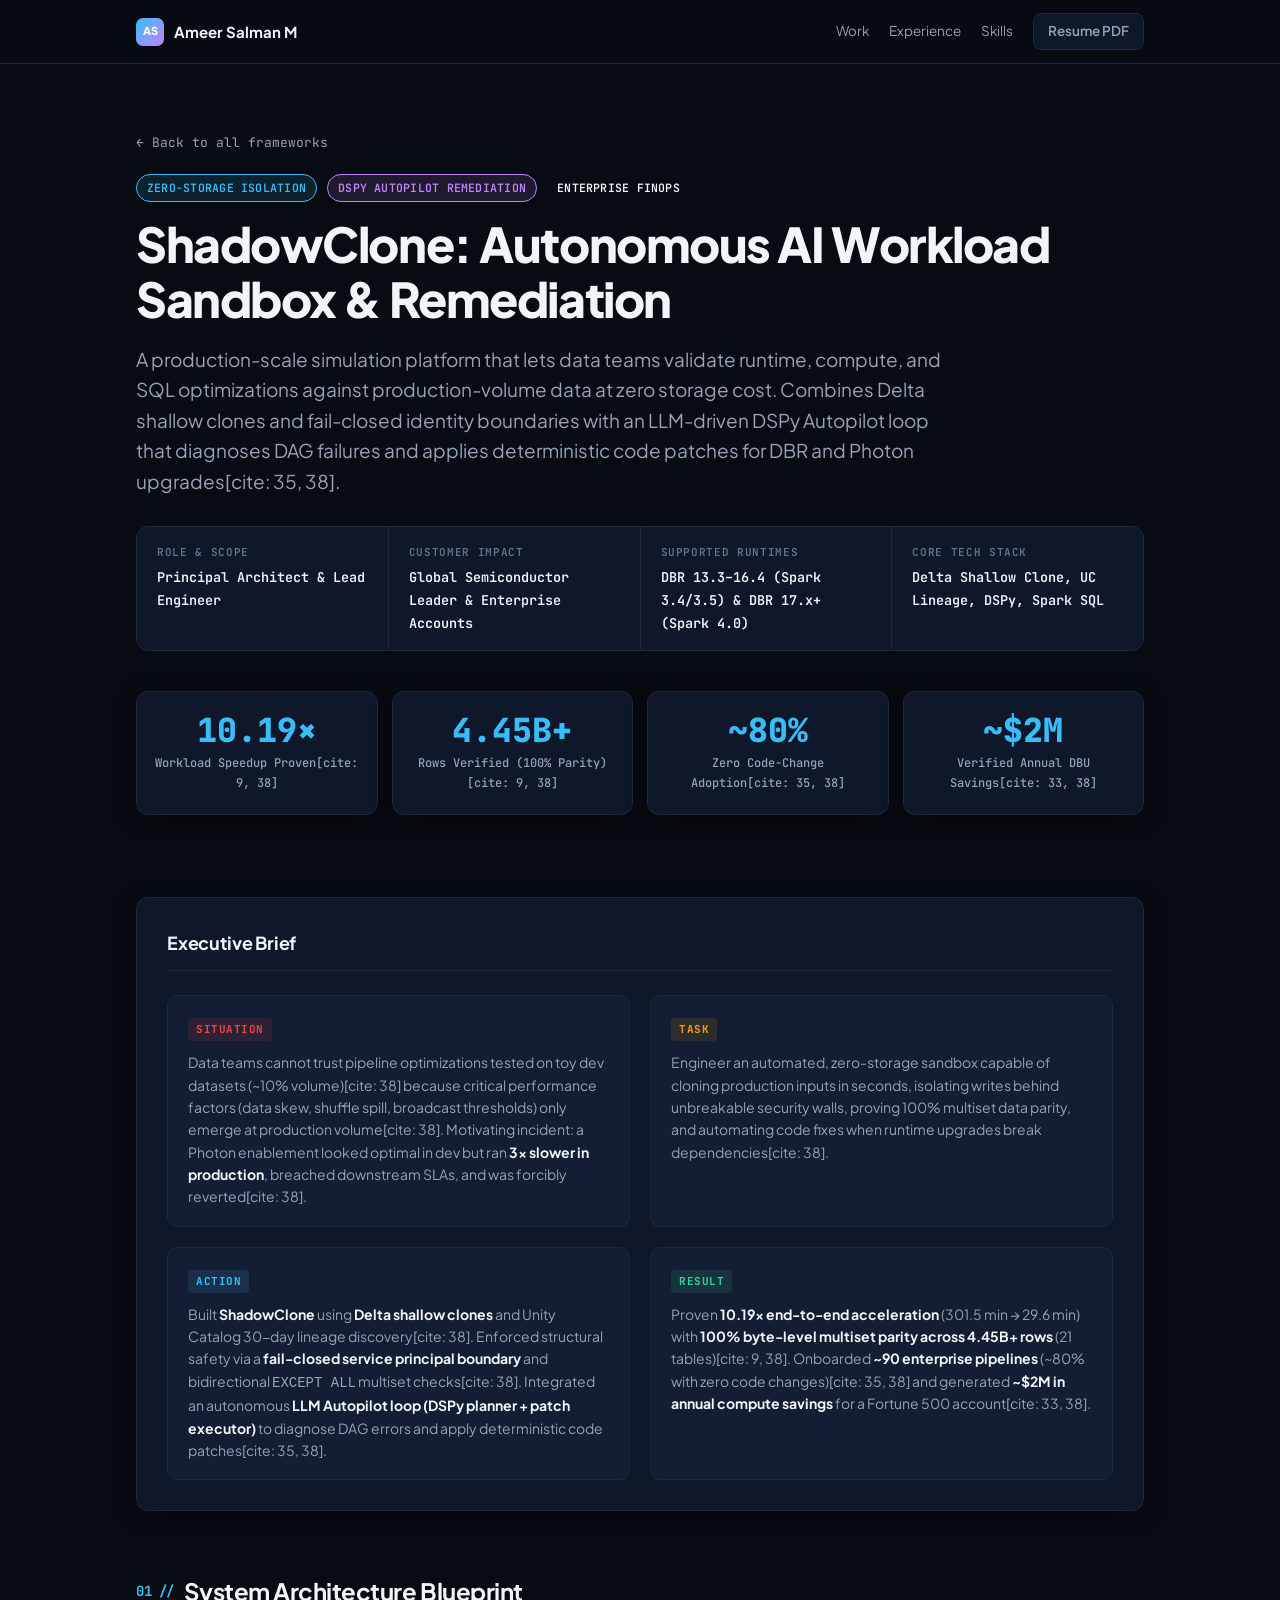
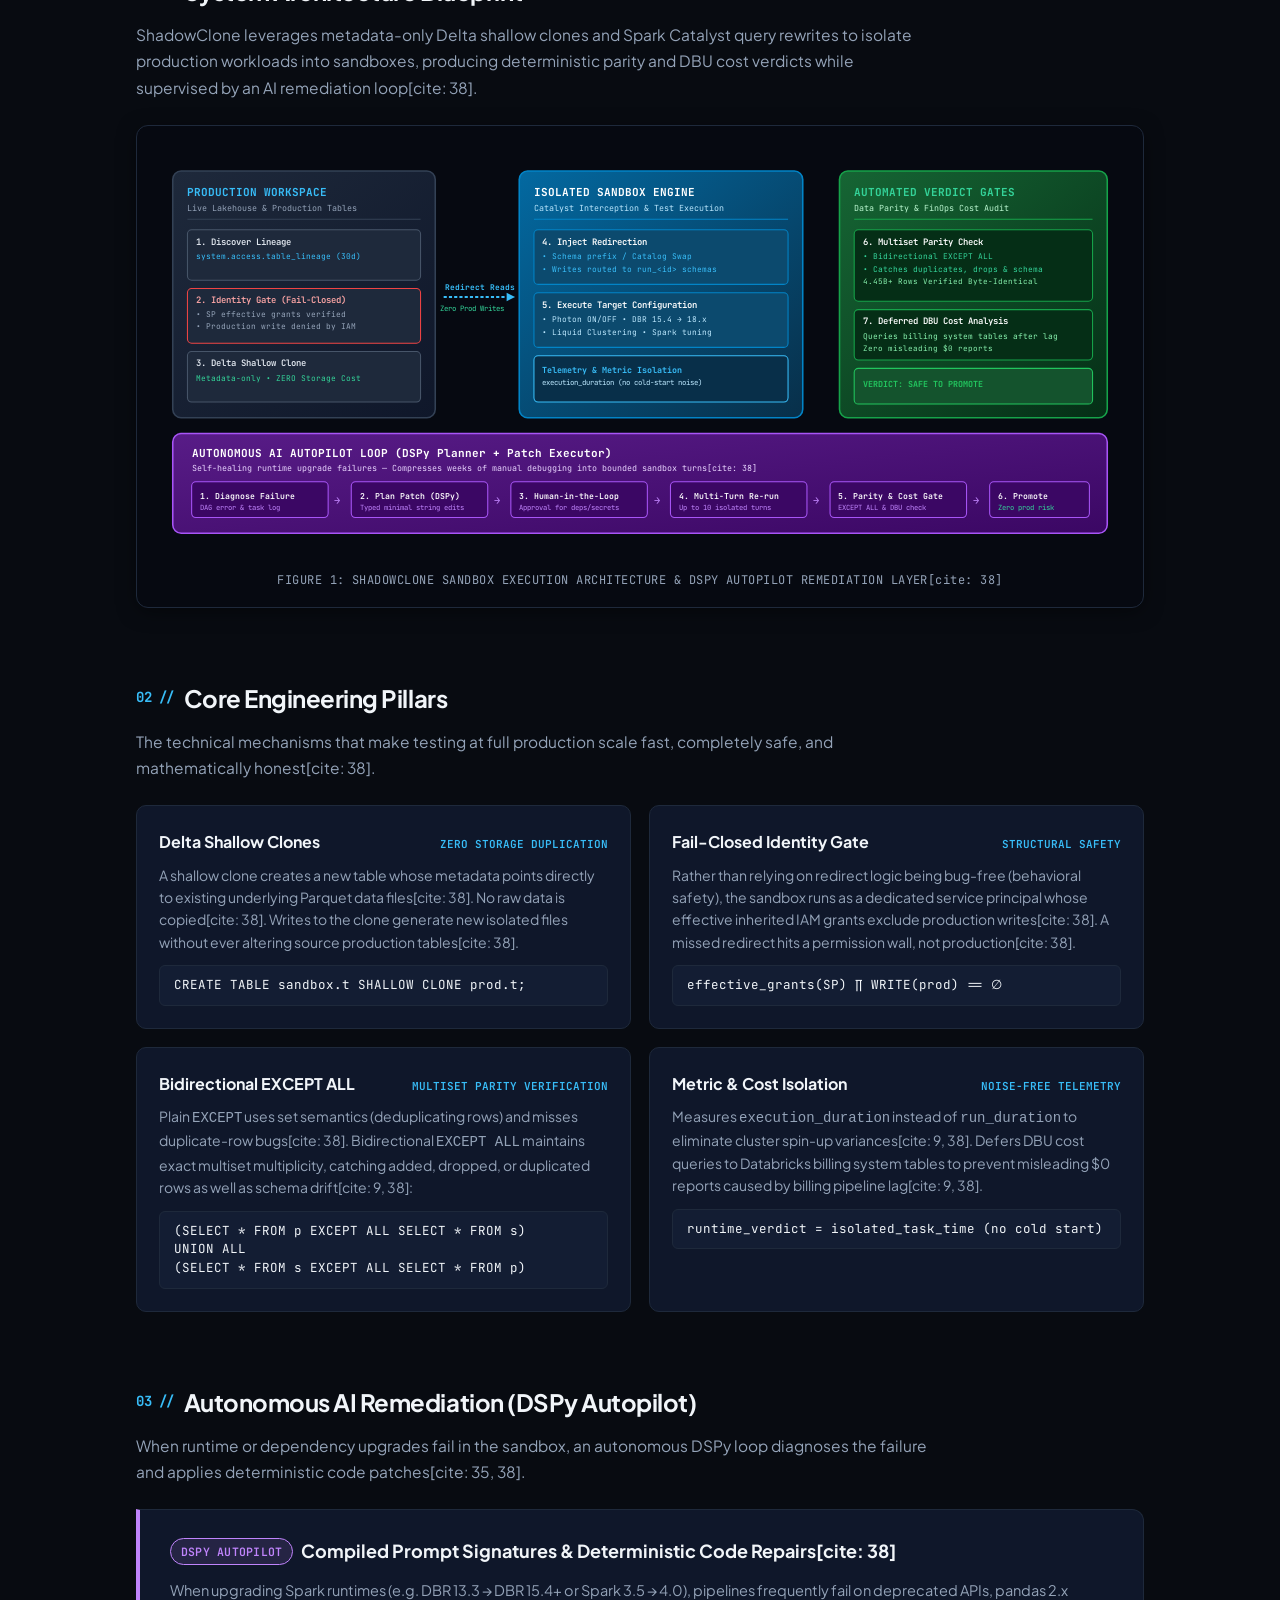
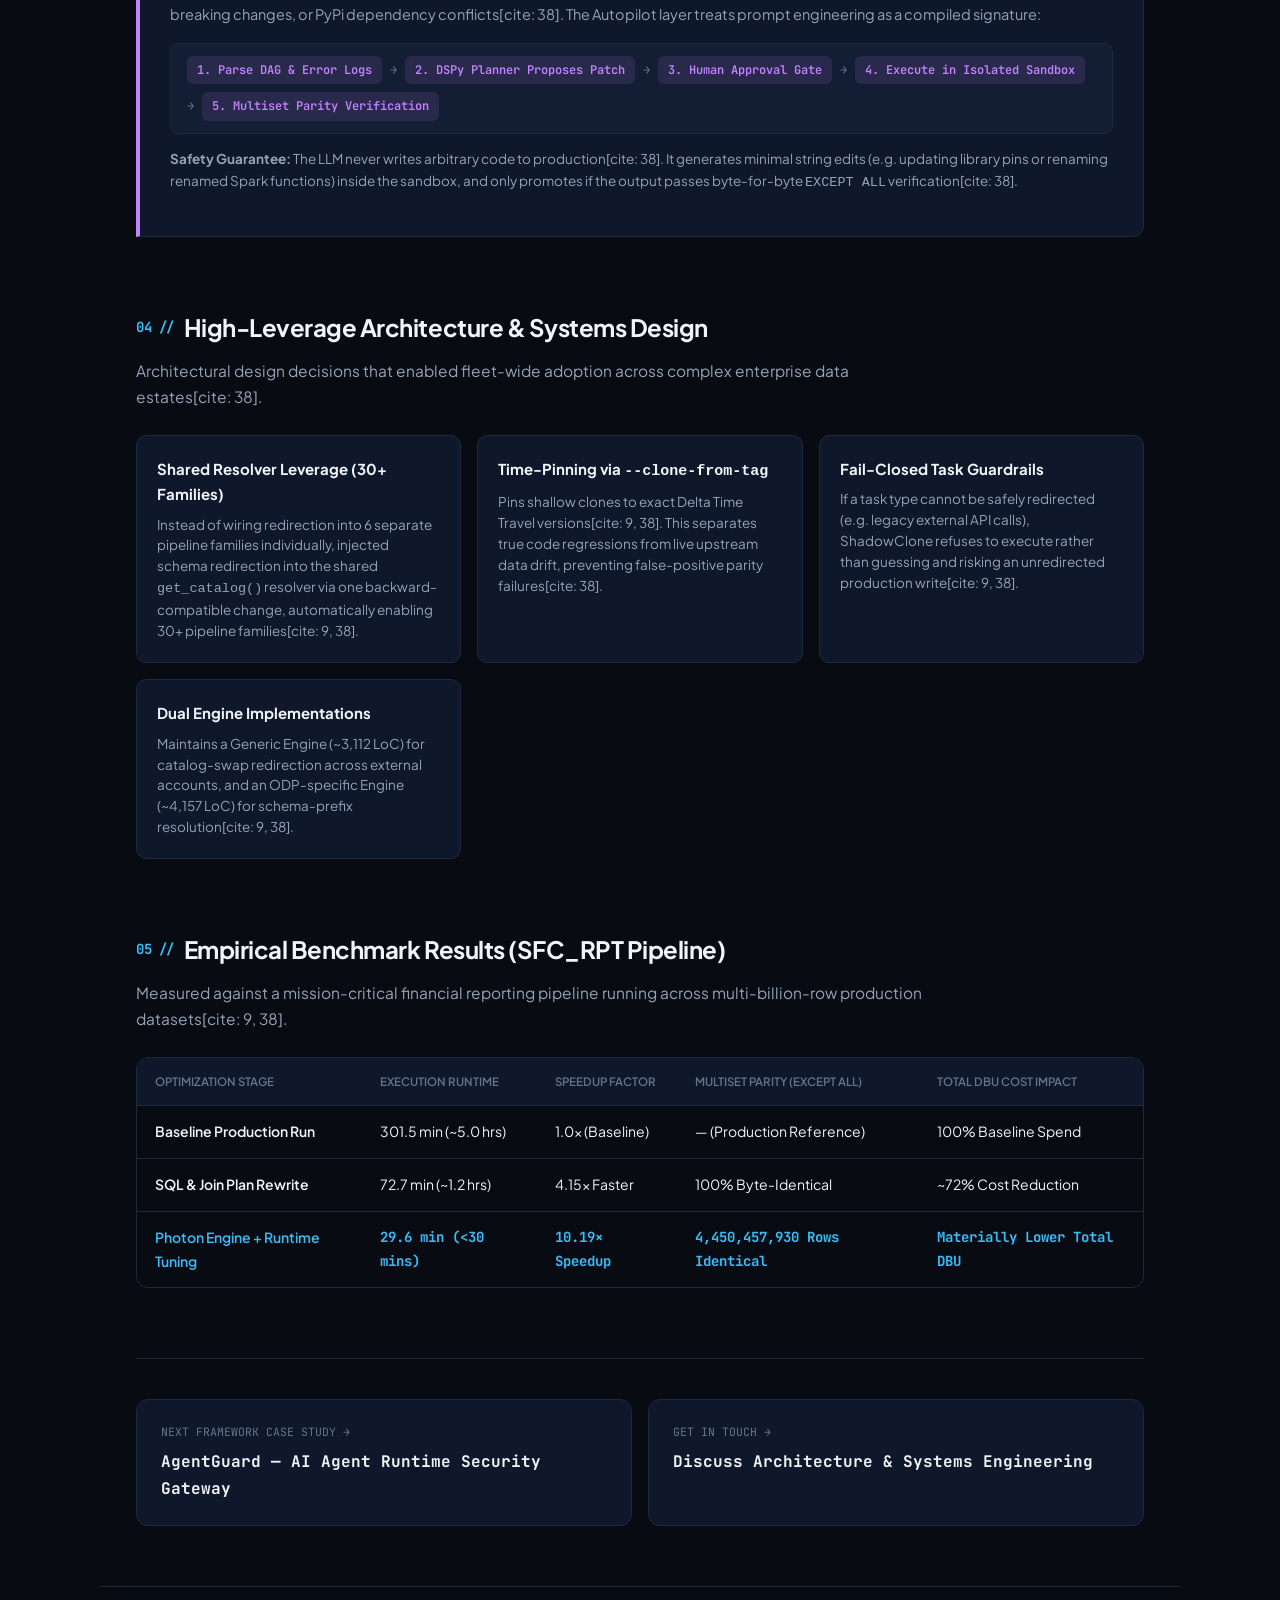
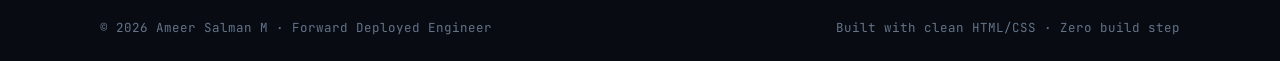
<file: work/shadowclone/index.html>
<!DOCTYPE html>
<html lang="en" data-theme="dark">

<head>
<meta charset="UTF-8">
<meta name="viewport" content="width=device-width, initial-scale=1">
<title>ShadowClone — Autonomous AI Workload Sandbox & Remediation · Ameer Salman M</title>
<meta name="description" content="A production-risk-free simulation sandbox and self-healing LLM Autopilot framework using Delta shallow clones, Unity Catalog lineage, and DSPy to validate and repair pipeline upgrades at billion-row scale.">

<link rel="preconnect" href="https://fonts.googleapis.com">
<link rel="preconnect" href="https://fonts.gstatic.com" crossorigin>
<link href="https://fonts.googleapis.com/css2?family=Plus+Jakarta+Sans:wght@400;500;600;700;800&family=JetBrains+Mono:wght@400;500;600;700&display=swap" rel="stylesheet">

<style>
/* ---------- 1. Tokens & Base ---------- */
:root {
  --bg:          #ffffff;
  --surface:     #f8fafc;
  --surface-2:   #ffffff;
  --text:        #0f172a;
  --muted:       #475569;
  --faint:       #94a3b8;
  --border:      #e2e8f0;
  --border-soft: #f1f5f9;
  --accent:      #0284c7;
  --accent-2:    #0369a1;
  --accent-soft: rgba(2, 132, 199, 0.08);
  --ai-purple:   #7c3aed;
  --ai-soft:     rgba(124, 58, 237, 0.08);
  --success:     #16a34a;
  --success-soft:rgba(22, 163, 74, 0.08);
  --warning:     #d97706;
  --shadow:      0 1px 3px rgba(15, 23, 42, 0.05), 0 10px 25px -5px rgba(15, 23, 42, 0.05);

  --sans: 'Plus Jakarta Sans', -apple-system, BlinkMacSystemFont, 'Segoe UI', system-ui, sans-serif;
  --mono: 'JetBrains Mono', ui-monospace, SFMono-Regular, monospace;
  --shell: 1080px;
  --pad: clamp(18px, 4vw, 36px);
  --r: 12px;
}

[data-theme="dark"] {
  --bg:          #080b11;
  --surface:     #0f172a;
  --surface-2:   #131d33;
  --text:        #f1f5f9;
  --muted:       #94a3b8;
  --faint:       #64748b;
  --border:      #1e293b;
  --border-soft: #162032;
  --accent:      #38bdf8;
  --accent-2:    #0284c7;
  --accent-soft: rgba(56, 189, 248, 0.12);
  --ai-purple:   #c084fc;
  --ai-soft:     rgba(192, 132, 252, 0.12);
  --success:     #34d399;
  --success-soft:rgba(52, 211, 153, 0.12);
  --warning:     #fbbf24;
  --shadow:      0 4px 20px -2px rgba(0, 0, 0, 0.5);
}

*, *::before, *::after { box-sizing: border-box; margin: 0; padding: 0; }
body {
  background: var(--bg);
  color: var(--text);
  font-family: var(--sans);
  font-size: 15.5px;
  line-height: 1.7;
  -webkit-font-smoothing: antialiased;
}
a { color: inherit; text-decoration: none; }
.mono { font-family: var(--mono); }
.shell { width: 100%; max-width: var(--shell); margin: 0 auto; padding: 0 var(--pad); }

/* ---------- 2. Navigation ---------- */
.nav {
  position: sticky; top: 0; z-index: 50; height: 64px;
  background: color-mix(in srgb, var(--bg) 85%, transparent);
  backdrop-filter: blur(16px);
  border-bottom: 1px solid var(--border);
}
.nav-inner { height: 100%; display: flex; align-items: center; justify-content: space-between; }
.brand { display: flex; align-items: center; gap: 10px; font-weight: 700; font-size: 15px; }
.brand-mark {
  width: 28px; height: 28px; border-radius: 7px; background: linear-gradient(135deg, var(--accent), var(--ai-purple));
  color: #fff; display: grid; place-items: center; font-size: 11px; font-weight: 800;
}
.nav-links { display: flex; align-items: center; gap: 20px; font-size: 13.5px; }
.nav-links a { color: var(--muted); transition: color .2s; }
.nav-links a:hover { color: var(--text); }
.nav-btn {
  background: var(--surface); border: 1px solid var(--border);
  padding: 6px 14px; border-radius: 8px; font-weight: 600; color: var(--text);
  display: inline-flex; align-items: center; gap: 6px;
}
.nav-btn:hover { border-color: var(--accent); color: var(--accent); }

/* ---------- 3. Hero Header ---------- */
.doc-hero { padding: clamp(40px, 5vw, 68px) 0 32px; }
.back-link {
  display: inline-flex; align-items: center; gap: 6px; font-size: 13px; color: var(--muted);
  margin-bottom: 20px; transition: color .2s, transform .2s;
}
.back-link:hover { color: var(--accent); transform: translateX(-3px); }
.eyebrow-row { display: flex; align-items: center; gap: 10px; flex-wrap: wrap; margin-bottom: 14px; }
.badge {
  font-size: 11.5px; font-weight: 600; padding: 3px 10px; border-radius: 100px;
  letter-spacing: 0.02em; text-transform: uppercase;
}
.badge-blue { background: var(--accent-soft); color: var(--accent); border: 1px solid var(--accent); }
.badge-purple { background: var(--ai-soft); color: var(--ai-purple); border: 1px solid var(--ai-purple); }

.doc-hero h1 {
  font-size: clamp(30px, 4.4vw, 48px); font-weight: 800; letter-spacing: -0.03em;
  line-height: 1.15; margin-bottom: 18px; color: var(--text);
}
.doc-deck { font-size: clamp(16.5px, 1.8vw, 19px); color: var(--muted); max-width: 820px; line-height: 1.6; margin-bottom: 30px; }

/* Metadata Matrix */
.meta-matrix {
  display: grid; grid-template-columns: repeat(auto-fit, minmax(220px, 1fr)); gap: 1px;
  background: var(--border); border: 1px solid var(--border); border-radius: var(--r); overflow: hidden;
  margin-bottom: 40px;
}
.meta-matrix > div { background: var(--surface); padding: 16px 20px; }
.meta-matrix dt { font-size: 11px; font-weight: 600; text-transform: uppercase; letter-spacing: 0.06em; color: var(--faint); margin-bottom: 4px; }
.meta-matrix dd { font-size: 13.5px; font-weight: 600; color: var(--text); }

/* Key Impact Badges Strip */
.impact-strip {
  display: grid; grid-template-columns: repeat(4, 1fr); gap: 14px; margin-bottom: 50px;
}
.impact-card {
  background: var(--surface); border: 1px solid var(--border); border-radius: var(--r);
  padding: 20px 18px; text-align: center; box-shadow: var(--shadow);
}
.impact-val { font-size: clamp(24px, 2.6vw, 34px); font-weight: 800; color: var(--accent); line-height: 1.1; margin-bottom: 4px; }
.impact-lbl { font-size: 12px; color: var(--muted); font-weight: 500; }

/* ---------- 4. STAR Overview Block ---------- */
.star-container {
  background: var(--surface); border: 1px solid var(--border); border-radius: var(--r);
  padding: 30px; margin-bottom: 60px; box-shadow: var(--shadow);
}
.star-head {
  display: flex; justify-content: space-between; align-items: baseline; margin-bottom: 24px;
  border-bottom: 1px solid var(--border); padding-bottom: 12px;
}
.star-head h2 { font-size: 18px; font-weight: 700; letter-spacing: -0.01em; display: flex; align-items: center; gap: 8px; }
.star-head span { font-size: 12px; color: var(--faint); text-transform: uppercase; }

.star-grid { display: grid; grid-template-columns: 1fr 1fr; gap: 20px; }
.star-item { background: var(--surface-2); border: 1px solid var(--border); border-radius: 10px; padding: 18px 20px; }
.star-tag {
  display: inline-block; font-size: 11px; font-weight: 700; letter-spacing: 0.05em;
  padding: 2px 8px; border-radius: 4px; margin-bottom: 10px;
}
.tag-s { background: rgba(239, 68, 68, 0.12); color: #ef4444; }
.tag-t { background: rgba(245, 158, 11, 0.12); color: #f59e0b; }
.tag-a { background: var(--accent-soft); color: var(--accent); }
.tag-r { background: var(--success-soft); color: var(--success); }
.star-item p { font-size: 14px; color: var(--muted); line-height: 1.6; }
.star-item strong { color: var(--text); }

/* ---------- 5. Section General ---------- */
.doc-section { margin-bottom: 70px; }
.sec-title {
  font-size: 24px; font-weight: 700; letter-spacing: -0.02em; margin-bottom: 10px; color: var(--text);
  display: flex; align-items: center; gap: 10px;
}
.sec-num { font-size: 14px; color: var(--accent); }
.sec-lede { font-size: 15.5px; color: var(--muted); margin-bottom: 24px; max-width: 800px; }

/* ---------- 6. Architecture Diagram (SVG Wrapper) ---------- */
.diagram-box {
  background: #060911; border: 1px solid #1e293b; border-radius: var(--r);
  padding: 24px 20px 16px; margin-bottom: 30px; box-shadow: var(--shadow);
}
.diagram-caption {
  font-size: 12px; color: #94a3b8; text-align: center; margin-top: 14px; letter-spacing: 0.04em;
}

/* ---------- 7. Technical Pillar Cards ---------- */
.pipeline-steps { display: grid; grid-template-columns: repeat(2, 1fr); gap: 18px; margin-bottom: 40px; }
.step-card {
  background: var(--surface); border: 1px solid var(--border); border-radius: 10px; padding: 22px;
}
.step-top { display: flex; justify-content: space-between; align-items: baseline; margin-bottom: 8px; }
.step-top h3 { font-size: 16px; font-weight: 700; color: var(--text); }
.step-pill { font-size: 11px; font-weight: 600; color: var(--accent); }
.step-card p { font-size: 14px; color: var(--muted); line-height: 1.6; margin-bottom: 12px; }

.code-snippet {
  background: var(--surface-2); border: 1px solid var(--border); border-radius: 6px;
  padding: 10px 14px; font-size: 12.5px; color: var(--text); line-height: 1.5;
}

/* ---------- 8. AI Agentic Layer Box ---------- */
.ai-agent-box {
  background: var(--surface); border: 1px solid var(--border); border-left: 4px solid var(--ai-purple);
  border-radius: 0 var(--r) var(--r) 0; padding: 26px 30px; margin-bottom: 40px;
}
.ai-agent-box h3 { font-size: 18px; font-weight: 700; color: var(--text); margin-bottom: 12px; display: flex; align-items: center; gap: 8px; }
.ai-agent-box p { font-size: 14.5px; color: var(--muted); line-height: 1.65; margin-bottom: 16px; }

.agent-loop-flow {
  display: flex; flex-wrap: wrap; gap: 8px; align-items: center;
  background: var(--surface-2); border: 1px solid var(--border); border-radius: 8px; padding: 12px 16px;
}
.loop-step { font-size: 12px; font-weight: 600; color: var(--ai-purple); background: var(--ai-soft); padding: 4px 10px; border-radius: 6px; }
.loop-arrow { color: var(--faint); font-size: 12px; }

/* ---------- 9. Deep Technical Callouts ---------- */
.tech-details-grid { display: grid; grid-template-columns: repeat(auto-fit, minmax(300px, 1fr)); gap: 16px; margin-bottom: 40px; }
.tech-card { background: var(--surface); border: 1px solid var(--border); border-radius: 10px; padding: 20px; }
.tech-card h4 { font-size: 15px; font-weight: 700; color: var(--text); margin-bottom: 8px; }
.tech-card p { font-size: 13.5px; color: var(--muted); line-height: 1.55; }

/* ---------- 10. Results Table ---------- */
.table-wrap { overflow-x: auto; border: 1px solid var(--border); border-radius: var(--r); margin-bottom: 24px; }
table.perf-table { width: 100%; border-collapse: collapse; font-size: 14px; text-align: left; }
table.perf-table th, table.perf-table td { padding: 14px 18px; border-bottom: 1px solid var(--border); }
table.perf-table th { background: var(--surface); font-size: 11.5px; text-transform: uppercase; color: var(--faint); font-weight: 600; }
table.perf-table tr:last-child td { border-bottom: none; }
table.perf-table td.strong { font-weight: 600; color: var(--text); }
table.perf-table td.highlight { color: var(--accent); font-weight: 700; font-family: var(--mono); }

/* ---------- 11. Bottom Nav & Footer ---------- */
.doc-footer-nav {
  display: grid; grid-template-columns: 1fr 1fr; gap: 16px;
  border-top: 1px solid var(--border); padding-top: 40px; margin-top: 60px;
}
.nav-tile {
  background: var(--surface); border: 1px solid var(--border); border-radius: var(--r);
  padding: 22px 24px; transition: border-color .2s, transform .2s;
}
.nav-tile:hover { border-color: var(--accent); transform: translateY(-2px); }
.nav-tile span { display: block; font-size: 11.5px; text-transform: uppercase; color: var(--faint); margin-bottom: 6px; }
.nav-tile strong { font-size: 16px; color: var(--text); }

.site-footer {
  border-top: 1px solid var(--border); padding: 30px 0; margin-top: 60px;
  font-size: 12.5px; color: var(--faint); display: flex; justify-content: space-between;
}

@media (max-width: 820px) {
  .impact-strip { grid-template-columns: repeat(2, 1fr); }
  .star-grid { grid-template-columns: 1fr; }
  .pipeline-steps { grid-template-columns: 1fr; }
  .doc-footer-nav { grid-template-columns: 1fr; }
}
</style>
</head>

<body>

<!-- Navigation Header -->
<header class="nav">
  <div class="shell nav-inner">
    <a class="brand" href="../../">
      <span class="brand-mark">AS</span>
      <span>Ameer Salman M</span>
    </a>
    <div class="nav-links">
      <a href="../../#work">Work</a>
      <a href="../../#experience">Experience</a>
      <a href="../../#skills">Skills</a>
      <a class="nav-btn" href="../../assets/Ameer-Salman-CV.pdf" download>
        <span>Resume PDF</span>
      </a>
    </div>
  </div>
</header>

<main id="main">

<!-- Hero Section -->
<section class="doc-hero">
  <div class="shell">
    <a class="back-link mono" href="../../#work">&larr; Back to all frameworks</a>
    
    <div class="eyebrow-row mono">
      <span class="badge badge-blue">Zero-Storage Isolation</span>
      <span class="badge badge-purple">DSPy Autopilot Remediation</span>
      <span class="badge">Enterprise FinOps</span>
    </div>

    <h1>ShadowClone: Autonomous AI Workload Sandbox & Remediation</h1>
    <p class="doc-deck">
      A production-scale simulation platform that lets data teams validate runtime, compute, and SQL optimizations against production-volume data at zero storage cost. Combines Delta shallow clones and fail-closed identity boundaries with an LLM-driven DSPy Autopilot loop that diagnoses DAG failures and applies deterministic code patches for DBR and Photon upgrades[cite: 35, 38].
    </p>

    <!-- Metadata Matrix -->
    <dl class="meta-matrix mono">
      <div>
        <dt>Role & Scope</dt>
        <dd>Principal Architect & Lead Engineer</dd>
      </div>
      <div>
        <dt>Customer Impact</dt>
        <dd>Global Semiconductor Leader & Enterprise Accounts</dd>
      </div>
      <div>
        <dt>Supported Runtimes</dt>
        <dd>DBR 13.3–16.4 (Spark 3.4/3.5) & DBR 17.x+ (Spark 4.0)</dd>
      </div>
      <div>
        <dt>Core Tech Stack</dt>
        <dd>Delta Shallow Clone, UC Lineage, DSPy, Spark SQL</dd>
      </div>
    </dl>

    <!-- 4 Key Impact Metric Badges -->
    <div class="impact-strip mono">
      <div class="impact-card">
        <div class="impact-val">10.19&times;</div>
        <div class="impact-lbl">Workload Speedup Proven[cite: 9, 38]</div>
      </div>
      <div class="impact-card">
        <div class="impact-val">4.45B+</div>
        <div class="impact-lbl">Rows Verified (100% Parity)[cite: 9, 38]</div>
      </div>
      <div class="impact-card">
        <div class="impact-val">~80%</div>
        <div class="impact-lbl">Zero Code-Change Adoption[cite: 35, 38]</div>
      </div>
      <div class="impact-card">
        <div class="impact-val">~$2M</div>
        <div class="impact-lbl">Verified Annual DBU Savings[cite: 33, 38]</div>
      </div>
    </div>
  </div>
</section>

<div class="shell">

  <!-- ==================== STAR SECTION ==================== -->
  <section class="star-container">
    <div class="star-head">
      <h2>Executive Brief</h2>
    </div>
    <div class="star-grid">
      <div class="star-item">
        <span class="star-tag tag-s mono">SITUATION</span>
        <p>
          Data teams cannot trust pipeline optimizations tested on toy dev datasets (~10% volume)[cite: 38] because critical performance factors (data skew, shuffle spill, broadcast thresholds) only emerge at production volume[cite: 38]. Motivating incident: a Photon enablement looked optimal in dev but ran <strong>3&times; slower in production</strong>, breached downstream SLAs, and was forcibly reverted[cite: 38].
        </p>
      </div>
      <div class="star-item">
        <span class="star-tag tag-t mono">TASK</span>
        <p>
          Engineer an automated, zero-storage sandbox capable of cloning production inputs in seconds, isolating writes behind unbreakable security walls, proving 100% multiset data parity, and automating code fixes when runtime upgrades break dependencies[cite: 38].
        </p>
      </div>
      <div class="star-item">
        <span class="star-tag tag-a mono">ACTION</span>
        <p>
          Built <strong>ShadowClone</strong> using <strong>Delta shallow clones</strong> and Unity Catalog 30-day lineage discovery[cite: 38]. Enforced structural safety via a <strong>fail-closed service principal boundary</strong> and bidirectional <code>EXCEPT ALL</code> multiset checks[cite: 38]. Integrated an autonomous <strong>LLM Autopilot loop (DSPy planner + patch executor)</strong> to diagnose DAG errors and apply deterministic code patches[cite: 35, 38].
        </p>
      </div>
      <div class="star-item">
        <span class="star-tag tag-r mono">RESULT</span>
        <p>
          Proven <strong>10.19&times; end-to-end acceleration</strong> (301.5 min &rarr; 29.6 min) with <strong>100% byte-level multiset parity across 4.45B+ rows</strong> (21 tables)[cite: 9, 38]. Onboarded <strong>~90 enterprise pipelines</strong> (~80% with zero code changes)[cite: 35, 38] and generated <strong>~$2M in annual compute savings</strong> for a Fortune 500 account[cite: 33, 38].
        </p>
      </div>
    </div>
  </section>

  <!-- ==================== ARCHITECTURE BLUEPRINT ==================== -->
  <section class="doc-section">
    <h2 class="sec-title"><span class="sec-num mono">01 //</span> System Architecture Blueprint</h2>
    <p class="sec-lede">
      ShadowClone leverages metadata-only Delta shallow clones and Spark Catalyst query rewrites to isolate production workloads into sandboxes, producing deterministic parity and DBU cost verdicts while supervised by an AI remediation loop[cite: 38].
    </p>

    <div class="diagram-box">
      <svg viewBox="0 0 920 380" width="100%" height="100%" xmlns="http://www.w3.org/2000/svg" style="font-family: 'JetBrains Mono', monospace;">
        <defs>
          <linearGradient id="prodG" x1="0" y1="0" x2="1" y2="1">
            <stop offset="0%" stop-color="#1e293b"/>
            <stop offset="100%" stop-color="#0f172a"/>
          </linearGradient>
          <linearGradient id="sandG" x1="0" y1="0" x2="1" y2="1">
            <stop offset="0%" stop-color="#0369a1"/>
            <stop offset="100%" stop-color="#082f49"/>
          </linearGradient>
          <linearGradient id="evalG" x1="0" y1="0" x2="1" y2="1">
            <stop offset="0%" stop-color="#166534"/>
            <stop offset="100%" stop-color="#052e16"/>
          </linearGradient>
          <linearGradient id="dspyG" x1="0" y1="0" x2="1" y2="1">
            <stop offset="0%" stop-color="#581c87"/>
            <stop offset="100%" stop-color="#3b0764"/>
          </linearGradient>
        </defs>

        <!-- PRODUCTION ENVIRONMENT (LEFT) -->
        <g transform="translate(15, 20)">
          <rect width="250" height="235" rx="8" fill="url(#prodG)" stroke="#334155" stroke-width="1.5"/>
          <text x="14" y="24" fill="#38bdf8" font-size="10.5" font-weight="700">PRODUCTION WORKSPACE</text>
          <text x="14" y="38" fill="#94a3b8" font-size="8">Live Lakehouse & Production Tables</text>
          <line x1="14" y1="46" x2="236" y2="46" stroke="#334155" stroke-width="1"/>

          <rect x="14" y="56" width="222" height="48" rx="4" fill="#1e293b" stroke="#475569" stroke-width="1"/>
          <text x="22" y="70" fill="#e2e8f0" font-size="8.5" font-weight="600">1. Discover Lineage</text>
          <text x="22" y="84" fill="#38bdf8" font-size="7.5">system.access.table_lineage (30d)</text>

          <rect x="14" y="112" width="222" height="52" rx="4" fill="#1e293b" stroke="#ef4444" stroke-width="1"/>
          <text x="22" y="126" fill="#fca5a5" font-size="8.5" font-weight="600">2. Identity Gate (Fail-Closed)</text>
          <text x="22" y="139" fill="#94a3b8" font-size="7.5">&bull; SP effective grants verified</text>
          <text x="22" y="150" fill="#94a3b8" font-size="7.5">&bull; Production write denied by IAM</text>

          <rect x="14" y="172" width="222" height="48" rx="4" fill="#1e293b" stroke="#475569" stroke-width="1"/>
          <text x="22" y="186" fill="#e2e8f0" font-size="8.5" font-weight="600">3. Delta Shallow Clone</text>
          <text x="22" y="200" fill="#34d399" font-size="7.5">Metadata-only &bull; ZERO Storage Cost</text>
        </g>

        <!-- DATA / REDIRECTION ARROW -->
        <g transform="translate(268, 125)">
          <path d="M 5 15 L 65 15" stroke="#38bdf8" stroke-width="2" stroke-dasharray="3 2"/>
          <polygon points="65,11 73,15 65,19" fill="#38bdf8"/>
          <text x="6" y="8" fill="#38bdf8" font-size="7.5" font-weight="700">Redirect Reads</text>
          <text x="2" y="28" fill="#34d399" font-size="7">Zero Prod Writes</text>
        </g>

        <!-- ISOLATED SANDBOX EXECUTION (CENTER) -->
        <g transform="translate(345, 20)">
          <rect width="270" height="235" rx="8" fill="url(#sandG)" stroke="#0284c7" stroke-width="1.5"/>
          <text x="14" y="24" fill="#ffffff" font-size="10.5" font-weight="700">ISOLATED SANDBOX ENGINE</text>
          <text x="14" y="38" fill="#bae6fd" font-size="8">Catalyst Interception & Test Execution</text>
          <line x1="14" y1="46" x2="256" y2="46" stroke="#0284c7" stroke-width="1"/>

          <rect x="14" y="56" width="242" height="52" rx="4" fill="#0c4a6e" stroke="#0284c7" stroke-width="1"/>
          <text x="22" y="70" fill="#ffffff" font-size="8.5" font-weight="600">4. Inject Redirection</text>
          <text x="22" y="84" fill="#38bdf8" font-size="7.5">&bull; Schema prefix / Catalog Swap</text>
          <text x="22" y="96" fill="#38bdf8" font-size="7.5">&bull; Writes routed to run_&lt;id&gt; schemas</text>

          <rect x="14" y="116" width="242" height="52" rx="4" fill="#0c4a6e" stroke="#0284c7" stroke-width="1"/>
          <text x="22" y="130" fill="#ffffff" font-size="8.5" font-weight="600">5. Execute Target Configuration</text>
          <text x="22" y="144" fill="#bae6fd" font-size="7.5">&bull; Photon ON/OFF &bull; DBR 15.4 &rarr; 18.x</text>
          <text x="22" y="156" fill="#bae6fd" font-size="7.5">&bull; Liquid Clustering &bull; Spark tuning</text>

          <rect x="14" y="176" width="242" height="44" rx="4" fill="#082f49" stroke="#38bdf8" stroke-width="1"/>
          <text x="22" y="192" fill="#38bdf8" font-size="8" font-weight="700">Telemetry & Metric Isolation</text>
          <text x="22" y="204" fill="#bae6fd" font-size="7">execution_duration (no cold-start noise)</text>
        </g>

        <!-- VERDICT & PARITY (RIGHT) -->
        <g transform="translate(650, 20)">
          <rect width="255" height="235" rx="8" fill="url(#evalG)" stroke="#16a34a" stroke-width="1.5"/>
          <text x="14" y="24" fill="#34d399" font-size="10.5" font-weight="700">AUTOMATED VERDICT GATES</text>
          <text x="14" y="38" fill="#bbf7d0" font-size="8">Data Parity & FinOps Cost Audit</text>
          <line x1="14" y1="46" x2="241" y2="46" stroke="#16a34a" stroke-width="1"/>

          <rect x="14" y="56" width="227" height="68" rx="4" fill="#052e16" stroke="#16a34a" stroke-width="1"/>
          <text x="22" y="70" fill="#ffffff" font-size="8.5" font-weight="600">6. Multiset Parity Check</text>
          <text x="22" y="84" fill="#34d399" font-size="7.5">&bull; Bidirectional EXCEPT ALL</text>
          <text x="22" y="96" fill="#34d399" font-size="7.5">&bull; Catches duplicates, drops & schema</text>
          <text x="22" y="108" fill="#86efac" font-size="7.2">4.45B+ Rows Verified Byte-Identical</text>

          <rect x="14" y="132" width="227" height="48" rx="4" fill="#052e16" stroke="#16a34a" stroke-width="1"/>
          <text x="22" y="146" fill="#ffffff" font-size="8.5" font-weight="600">7. Deferred DBU Cost Analysis</text>
          <text x="22" y="160" fill="#86efac" font-size="7.5">Queries billing system tables after lag</text>
          <text x="22" y="171" fill="#86efac" font-size="7.2">Zero misleading $0 reports</text>

          <rect x="14" y="188" width="227" height="34" rx="4" fill="#14532d" stroke="#22c55e" stroke-width="1"/>
          <text x="22" y="206" fill="#22c55e" font-size="8" font-weight="700">VERDICT: SAFE TO PROMOTE</text>
        </g>

        <!-- TOP LAYER: AI AUTOPILOT SELF-HEALING LOOP -->
        <g transform="translate(15, 270)">
          <rect width="890" height="95" rx="8" fill="url(#dspyG)" stroke="#a855f7" stroke-width="1.5"/>
          <text x="18" y="22" fill="#ffffff" font-size="10.5" font-weight="700">AUTONOMOUS AI AUTOPILOT LOOP (DSPy Planner + Patch Executor)</text>
          <text x="18" y="36" fill="#e9d5ff" font-size="8">Self-healing runtime upgrade failures &mdash; Compresses weeks of manual debugging into bounded sandbox turns[cite: 38]</text>

          <g transform="translate(18, 46)">
            <rect width="130" height="34" rx="4" fill="#3b0764" stroke="#a855f7" stroke-width="1"/>
            <text x="8" y="16" fill="#ffffff" font-size="7.8" font-weight="600">1. Diagnose Failure</text>
            <text x="8" y="27" fill="#c084fc" font-size="6.8">DAG error & task log</text>
          </g>
          <text x="154" y="67" fill="#c084fc" font-size="10">&rarr;</text>
          
          <g transform="translate(170, 46)">
            <rect width="130" height="34" rx="4" fill="#3b0764" stroke="#a855f7" stroke-width="1"/>
            <text x="8" y="16" fill="#ffffff" font-size="7.8" font-weight="600">2. Plan Patch (DSPy)</text>
            <text x="8" y="27" fill="#c084fc" font-size="6.8">Typed minimal string edits</text>
          </g>
          <text x="306" y="67" fill="#c084fc" font-size="10">&rarr;</text>

          <g transform="translate(322, 46)">
            <rect width="130" height="34" rx="4" fill="#3b0764" stroke="#a855f7" stroke-width="1"/>
            <text x="8" y="16" fill="#ffffff" font-size="7.8" font-weight="600">3. Human-in-the-Loop</text>
            <text x="8" y="27" fill="#c084fc" font-size="6.8">Approval for deps/secrets</text>
          </g>
          <text x="458" y="67" fill="#c084fc" font-size="10">&rarr;</text>

          <g transform="translate(474, 46)">
            <rect width="130" height="34" rx="4" fill="#3b0764" stroke="#a855f7" stroke-width="1"/>
            <text x="8" y="16" fill="#ffffff" font-size="7.8" font-weight="600">4. Multi-Turn Re-run</text>
            <text x="8" y="27" fill="#c084fc" font-size="6.8">Up to 10 isolated turns</text>
          </g>
          <text x="610" y="67" fill="#c084fc" font-size="10">&rarr;</text>

          <g transform="translate(626, 46)">
            <rect width="130" height="34" rx="4" fill="#3b0764" stroke="#a855f7" stroke-width="1"/>
            <text x="8" y="16" fill="#ffffff" font-size="7.8" font-weight="600">5. Parity & Cost Gate</text>
            <text x="8" y="27" fill="#c084fc" font-size="6.8">EXCEPT ALL & DBU check</text>
          </g>
          <text x="762" y="67" fill="#c084fc" font-size="10">&rarr;</text>

          <g transform="translate(778, 46)">
            <rect width="95" height="34" rx="4" fill="#3b0764" stroke="#a855f7" stroke-width="1"/>
            <text x="8" y="16" fill="#ffffff" font-size="7.8" font-weight="600">6. Promote</text>
            <text x="8" y="27" fill="#34d399" font-size="6.8">Zero prod risk</text>
          </g>
        </g>
      </svg>
      <p class="diagram-caption mono">FIGURE 1: SHADOWCLONE SANDBOX EXECUTION ARCHITECTURE & DSPY AUTOPILOT REMEDIATION LAYER[cite: 38]</p>
    </div>
  </section>

  <!-- ==================== 4 TECHNICAL PILLARS ==================== -->
  <section class="doc-section">
    <h2 class="sec-title"><span class="sec-num mono">02 //</span> Core Engineering Pillars</h2>
    <p class="sec-lede">
      The technical mechanisms that make testing at full production scale fast, completely safe, and mathematically honest[cite: 38].
    </p>

    <div class="pipeline-steps">
      <div class="step-card">
        <div class="step-top">
          <h3>Delta Shallow Clones</h3>
          <span class="step-pill mono">ZERO STORAGE DUPLICATION</span>
        </div>
        <p>
          A shallow clone creates a new table whose metadata points directly to existing underlying Parquet data files[cite: 38]. No raw data is copied[cite: 38]. Writes to the clone generate new isolated files without ever altering source production tables[cite: 38].
        </p>
        <div class="code-snippet mono">
          CREATE TABLE sandbox.t SHALLOW CLONE prod.t;
        </div>
      </div>

      <div class="step-card">
        <div class="step-top">
          <h3>Fail-Closed Identity Gate</h3>
          <span class="step-pill mono">STRUCTURAL SAFETY</span>
        </div>
        <p>
          Rather than relying on redirect logic being bug-free (behavioral safety), the sandbox runs as a dedicated service principal whose effective inherited IAM grants exclude production writes[cite: 38]. A missed redirect hits a permission wall, not production[cite: 38].
        </p>
        <div class="code-snippet mono">
          effective_grants(SP) &prod; WRITE(prod) == &empty;
        </div>
      </div>

      <div class="step-card">
        <div class="step-top">
          <h3>Bidirectional EXCEPT ALL</h3>
          <span class="step-pill mono">MULTISET PARITY VERIFICATION</span>
        </div>
        <p>
          Plain <code>EXCEPT</code> uses set semantics (deduplicating rows) and misses duplicate-row bugs[cite: 38]. Bidirectional <code>EXCEPT ALL</code> maintains exact multiset multiplicity, catching added, dropped, or duplicated rows as well as schema drift[cite: 9, 38]:
        </p>
        <div class="code-snippet mono">
          (SELECT * FROM p EXCEPT ALL SELECT * FROM s)<br>
          UNION ALL<br>
          (SELECT * FROM s EXCEPT ALL SELECT * FROM p)
        </div>
      </div>

      <div class="step-card">
        <div class="step-top">
          <h3>Metric & Cost Isolation</h3>
          <span class="step-pill mono">NOISE-FREE TELEMETRY</span>
        </div>
        <p>
          Measures <code>execution_duration</code> instead of <code>run_duration</code> to eliminate cluster spin-up variances[cite: 9, 38]. Defers DBU cost queries to Databricks billing system tables to prevent misleading $0 reports caused by billing pipeline lag[cite: 9, 38].
        </p>
        <div class="code-snippet mono">
          runtime_verdict = isolated_task_time (no cold start)
        </div>
      </div>
    </div>
  </section>

  <!-- ==================== THE AI AUTOPILOT LAYER ==================== -->
  <section class="doc-section">
    <h2 class="sec-title"><span class="sec-num mono">03 //</span> Autonomous AI Remediation (DSPy Autopilot)</h2>
    <p class="sec-lede">
      When runtime or dependency upgrades fail in the sandbox, an autonomous DSPy loop diagnoses the failure and applies deterministic code patches[cite: 35, 38].
    </p>

    <div class="ai-agent-box">
      <h3>
        <span class="badge badge-purple mono">DSPy Autopilot</span>
        Compiled Prompt Signatures & Deterministic Code Repairs[cite: 38]
      </h3>
      <p>
        When upgrading Spark runtimes (e.g. DBR 13.3 &rarr; DBR 15.4+ or Spark 3.5 &rarr; 4.0), pipelines frequently fail on deprecated APIs, pandas 2.x breaking changes, or PyPi dependency conflicts[cite: 38]. The Autopilot layer treats prompt engineering as a compiled signature:
      </p>

      <div class="agent-loop-flow mono">
        <span class="loop-step">1. Parse DAG & Error Logs</span>
        <span class="loop-arrow">&rarr;</span>
        <span class="loop-step">2. DSPy Planner Proposes Patch</span>
        <span class="loop-arrow">&rarr;</span>
        <span class="loop-step">3. Human Approval Gate</span>
        <span class="loop-arrow">&rarr;</span>
        <span class="loop-step">4. Execute in Isolated Sandbox</span>
        <span class="loop-arrow">&rarr;</span>
        <span class="loop-step">5. Multiset Parity Verification</span>
      </div>
      <p style="margin-top: 14px; font-size: 13.5px; color: var(--muted);">
        <strong>Safety Guarantee:</strong> The LLM never writes arbitrary code to production[cite: 38]. It generates minimal string edits (e.g. updating library pins or renaming renamed Spark functions) inside the sandbox, and only promotes if the output passes byte-for-byte <code>EXCEPT ALL</code> verification[cite: 38].
      </p>
    </div>
  </section>

  <!-- ==================== HIGH-LEVERAGE ENGINEERING ==================== -->
  <section class="doc-section">
    <h2 class="sec-title"><span class="sec-num mono">04 //</span> High-Leverage Architecture & Systems Design</h2>
    <p class="sec-lede">
      Architectural design decisions that enabled fleet-wide adoption across complex enterprise data estates[cite: 38].
    </p>

    <div class="tech-details-grid">
      <div class="tech-card">
        <h4>Shared Resolver Leverage (30+ Families)</h4>
        <p>
          Instead of wiring redirection into 6 separate pipeline families individually, injected schema redirection into the shared <code>get_catalog()</code> resolver via one backward-compatible change, automatically enabling 30+ pipeline families[cite: 9, 38].
        </p>
      </div>
      <div class="tech-card">
        <h4>Time-Pinning via <code>--clone-from-tag</code></h4>
        <p>
          Pins shallow clones to exact Delta Time Travel versions[cite: 9, 38]. This separates true code regressions from live upstream data drift, preventing false-positive parity failures[cite: 38].
        </p>
      </div>
      <div class="tech-card">
        <h4>Fail-Closed Task Guardrails</h4>
        <p>
          If a task type cannot be safely redirected (e.g. legacy external API calls), ShadowClone refuses to execute rather than guessing and risking an unredirected production write[cite: 9, 38].
        </p>
      </div>
      <div class="tech-card">
        <h4>Dual Engine Implementations</h4>
        <p>
          Maintains a Generic Engine (~3,112 LoC) for catalog-swap redirection across external accounts, and an ODP-specific Engine (~4,157 LoC) for schema-prefix resolution[cite: 9, 38].
        </p>
      </div>
    </div>
  </section>

  <!-- ==================== EMPIRICAL RESULTS TABLE ==================== -->
  <section class="doc-section">
    <h2 class="sec-title"><span class="sec-num mono">05 //</span> Empirical Benchmark Results (SFC_RPT Pipeline)</h2>
    <p class="sec-lede">
      Measured against a mission-critical financial reporting pipeline running across multi-billion-row production datasets[cite: 9, 38].
    </p>

    <div class="table-wrap">
      <table class="perf-table">
        <thead>
          <tr>
            <th>Optimization Stage</th>
            <th>Execution Runtime</th>
            <th>Speedup Factor</th>
            <th>Multiset Parity (EXCEPT ALL)</th>
            <th>Total DBU Cost Impact</th>
          </tr>
        </thead>
        <tbody>
          <tr>
            <td class="strong">Baseline Production Run</td>
            <td>301.5 min (~5.0 hrs)</td>
            <td>1.0&times; (Baseline)</td>
            <td>— (Production Reference)</td>
            <td>100% Baseline Spend</td>
          </tr>
          <tr>
            <td class="strong">SQL & Join Plan Rewrite</td>
            <td>72.7 min (~1.2 hrs)</td>
            <td>4.15&times; Faster</td>
            <td>100% Byte-Identical</td>
            <td>~72% Cost Reduction</td>
          </tr>
          <tr>
            <td class="strong" style="color: var(--accent);">Photon Engine + Runtime Tuning</td>
            <td class="highlight">29.6 min (&lt;30 mins)</td>
            <td class="highlight">10.19&times; Speedup</td>
            <td class="highlight">4,450,457,930 Rows Identical</td>
            <td class="highlight">Materially Lower Total DBU</td>
          </tr>
        </tbody>
      </table>
    </div>
  </section>

  <!-- ==================== NEXT NAVIGATION ==================== -->
  <div class="doc-footer-nav mono">
    <a class="nav-tile" href="../agentguard/">
      <span>Next Framework Case Study &rarr;</span>
      <strong>AgentGuard &mdash; AI Agent Runtime Security Gateway</strong>
    </a>
    <a class="nav-tile" href="../../#contact">
      <span>Get in Touch &rarr;</span>
      <strong>Discuss Architecture & Systems Engineering</strong>
    </a>
  </div>

</div>

</main>

<footer class="site-footer shell mono">
  <div>&copy; 2026 Ameer Salman M &middot; Forward Deployed Engineer</div>
  <div>Built with clean HTML/CSS &middot; Zero build step</div>
</footer>

</body>
</html>
</file>
<file: css/style.css>
/* =========================================================
   Ameer Salman M — portfolio
   Full-width editorial grid. Wide shell, asymmetric sections,
   one indigo accent. Neutral slate in both themes.
   ========================================================= */

/* ---------- 1. Tokens ---------- */

:root {
  --bg:          #ffffff;
  --surface:     #f8fafc;
  --surface-2:   #ffffff;
  --text:        #0f172a;
  --muted:       #52607a;
  --faint:       #94a3b8;
  --border:      #e3e8ef;
  --border-soft: #eef2f7;
  --accent:      #4f46e5;
  --accent-2:    #6366f1;
  --accent-soft: rgba(79, 70, 229, .07);
  --shadow:      0 1px 2px rgba(15, 23, 42, .04), 0 8px 24px -12px rgba(15, 23, 42, .12);
  --shadow-lift: 0 2px 4px rgba(15, 23, 42, .05), 0 18px 40px -18px rgba(79, 70, 229, .30);

  --sans: 'Inter', -apple-system, BlinkMacSystemFont, 'Segoe UI', system-ui, sans-serif;
  --mono: 'JetBrains Mono', ui-monospace, SFMono-Regular, Menlo, monospace;

  --shell: 1240px;
  --pad:   clamp(20px, 5vw, 64px);
  --r:     14px;
  --nav-h: 68px;
}

[data-theme="dark"] {
  --bg:          #0b0f19;
  --surface:     #0f1524;
  --surface-2:   #111827;
  --text:        #f3f4f6;
  --muted:       #9ca3af;
  --faint:       #6b7280;
  --border:      #1f2937;
  --border-soft: #161d2b;
  --accent:      #818cf8;
  --accent-2:    #a5b4fc;
  --accent-soft: rgba(129, 140, 248, .10);
  --shadow:      0 1px 2px rgba(0, 0, 0, .4), 0 10px 30px -14px rgba(0, 0, 0, .7);
  --shadow-lift: 0 2px 6px rgba(0, 0, 0, .45), 0 22px 48px -20px rgba(129, 140, 248, .28);
}

/* ---------- 2. Base ---------- */

*, *::before, *::after { box-sizing: border-box; }
* { margin: 0; padding: 0; }

html { scroll-behavior: smooth; scroll-padding-top: calc(var(--nav-h) + 24px); }

body {
  background: var(--bg);
  color: var(--text);
  font-family: var(--sans);
  font-size: 16px;
  line-height: 1.72;
  letter-spacing: -.004em;
  -webkit-font-smoothing: antialiased;
  overflow-x: hidden;
}

a { color: inherit; text-decoration: none; }
ul { list-style: none; }
b, strong { font-weight: 600; color: var(--text); }
img { max-width: 100%; display: block; }

code {
  font-family: var(--mono); font-size: .87em;
  background: var(--accent-soft); color: var(--accent);
  border-radius: 5px; padding: .12em .4em;
}

.mono { font-family: var(--mono); letter-spacing: .01em; }

.shell { width: 100%; max-width: var(--shell); margin: 0 auto; padding: 0 var(--pad); }

.skip {
  position: absolute; left: -9999px; top: 0; z-index: 100;
  background: var(--accent); color: #fff; padding: 12px 20px; font-size: 14px;
}
.skip:focus { left: 0; }

:focus-visible { outline: 2px solid var(--accent); outline-offset: 3px; border-radius: 6px; }

/* ---------- 3. Navigation ---------- */

.nav {
  position: sticky; top: 0; z-index: 60; height: var(--nav-h);
  background: color-mix(in srgb, var(--bg) 78%, transparent);
  backdrop-filter: saturate(180%) blur(14px);
  -webkit-backdrop-filter: saturate(180%) blur(14px);
  border-bottom: 1px solid transparent;
  transition: border-color .25s ease, background .25s ease;
}
.nav.is-stuck { border-bottom-color: var(--border); }

.nav-inner { height: 100%; display: flex; align-items: center; gap: 24px; }

.brand {
  display: flex; align-items: center; gap: 11px;
  font-weight: 600; font-size: 15px; letter-spacing: -.015em;
  white-space: nowrap; margin-right: auto;
}
.brand-mark {
  display: grid; place-items: center;
  width: 30px; height: 30px; border-radius: 9px;
  background: var(--accent); color: #fff;
  font-family: var(--mono); font-size: 11px; font-weight: 500; letter-spacing: .02em;
}

.nav-links { display: flex; gap: 4px; }
.nav-links a {
  position: relative; padding: 8px 14px; border-radius: 8px;
  font-size: 14px; color: var(--muted);
  transition: color .18s ease, background .18s ease;
}
.nav-links a:hover { color: var(--text); background: var(--surface); }
.nav-links a.is-active { color: var(--accent); }

.nav-actions { display: flex; align-items: center; gap: 8px; }

/* ---------- 4. Buttons ---------- */

.btn {
  display: inline-flex; align-items: center; justify-content: center;
  height: 40px; padding: 0 18px;
  font-size: 14px; font-weight: 500; white-space: nowrap;
  border: 1px solid var(--border); border-radius: 10px;
  background: var(--bg); color: var(--text);
  transition: border-color .18s ease, color .18s ease, transform .18s ease, box-shadow .18s ease;
}
.btn:hover { border-color: var(--accent); color: var(--accent); transform: translateY(-2px); }

.btn-primary {
  background: var(--accent); border-color: var(--accent); color: #fff;
  box-shadow: 0 8px 20px -10px var(--accent);
}
.btn-primary:hover { color: #fff; box-shadow: 0 12px 26px -10px var(--accent); }

.nav .btn { height: 36px; padding: 0 15px; font-size: 13.5px; border-radius: 9px; }

.icon-btn {
  display: inline-flex; align-items: center; justify-content: center;
  width: 36px; height: 36px; flex-shrink: 0;
  border: 1px solid var(--border); border-radius: 9px;
  background: var(--bg); color: var(--muted); cursor: pointer;
  transition: border-color .18s ease, color .18s ease;
}
.icon-btn:hover { border-color: var(--accent); color: var(--accent); }

.ico { width: 17px; height: 17px; fill: none; stroke: currentColor; stroke-width: 1.7;
       stroke-linecap: round; stroke-linejoin: round; }
.ico-moon { display: none; }
[data-theme="dark"] .ico-sun  { display: none; }
[data-theme="dark"] .ico-moon { display: block; }
.menu-btn { display: none; }

/* ---------- 5. Hero ---------- */

.hero { position: relative; padding: clamp(28px, 3.6vw, 48px) 0 clamp(20px, 2.4vw, 32px); overflow: hidden; }

.hero-glow {
  position: absolute; top: -46%; left: 22%; transform: translateX(-50%);
  width: min(780px, 88vw); height: 620px; pointer-events: none;
  background: radial-gradient(closest-side, var(--accent-soft), transparent 72%);
}


.hero-copy .eyebrow { margin-top: 2px; margin-bottom: 22px; }

.eyebrow {
  display: inline-flex; align-items: center; gap: 9px;
  font-size: 12px; color: var(--muted);
  border: 1px solid var(--border); border-radius: 100px;
  padding: 6px 14px; margin-bottom: 26px;
}
.dot {
  width: 6px; height: 6px; border-radius: 50%; background: var(--accent);
  box-shadow: 0 0 0 3px var(--accent-soft);
}

.hero-grid {
  position: relative;
  display: grid; grid-template-columns: minmax(0, 1fr) auto;
  gap: clamp(30px, 5vw, 76px); align-items: center;
}

/* circular portrait, right of the copy */
.hero-photo img {
  /* explicit height: the img height attribute beats aspect-ratio on replaced elements */
  --sz: clamp(160px, 17vw, 232px);
  width: var(--sz); height: var(--sz); border-radius: 50%;
  object-fit: cover; object-position: center 14%;
  border: 1px solid var(--border);
  box-shadow: 0 0 0 9px var(--accent-soft), var(--shadow);
}

.hero h1 {
  font-size: clamp(38px, 5.8vw, 70px); font-weight: 800;
  letter-spacing: -.04em; line-height: 1.0; margin-bottom: 18px;
}

.headline {
  font-size: clamp(19px, 2.1vw, 25px); font-weight: 600;
  letter-spacing: -.02em; line-height: 1.35; margin-bottom: 8px;
}
.headline .sep { color: var(--faint); font-weight: 400; margin: 0 5px; }

.ctx { font-size: 12.5px; color: var(--accent); text-transform: uppercase; margin-bottom: 14px; }

.bio { color: var(--muted); font-size: 16.5px; max-width: 68ch; margin-bottom: 32px; }

.quick-links { display: flex; flex-wrap: wrap; gap: 10px; }


/* ---------- 6. Bands & section heads ---------- */

.band { padding: clamp(64px, 8vw, 108px) 0; }
/* first band sits close under the hero */
.hero + .band { padding-top: clamp(30px, 3.6vw, 48px); }
.band-alt { background: var(--surface); border-block: 1px solid var(--border); }

.sec-head {
  display: grid; grid-template-columns: auto 1fr auto;
  align-items: baseline; gap: 20px;
  padding-bottom: 22px; margin-bottom: clamp(32px, 4vw, 52px);
  border-bottom: 1px solid var(--border);
}
.sec-num { font-size: 12.5px; color: var(--accent); }
.sec-head h2 {
  font-size: clamp(24px, 3.2vw, 36px); font-weight: 700;
  letter-spacing: -.032em; line-height: 1.1;
}
.sec-note { font-size: 14px; color: var(--faint); text-align: right; }

/* ---------- 7. Project cards ---------- */

.cards {
  display: grid; grid-template-columns: repeat(2, minmax(0, 1fr));
  gap: clamp(18px, 2vw, 26px);
}

.card {
  display: flex; flex-direction: column;
  background: var(--surface-2);
  border: 1px solid var(--border); border-radius: var(--r);
  padding: clamp(24px, 2.6vw, 34px);
  transition: transform .22s ease, border-color .22s ease, box-shadow .22s ease;
}
.band-alt .card { background: var(--bg); }
.card:hover { transform: translateY(-4px); border-color: var(--accent); box-shadow: var(--shadow-lift); }

.card-top { margin-bottom: 16px; }
.card h3 {
  font-size: 20px; font-weight: 650; letter-spacing: -.022em;
  line-height: 1.25; margin-bottom: 6px;
}
.card-tag { font-size: 12px; color: var(--accent); }
.card > p { color: var(--muted); font-size: 15.5px; margin-bottom: 18px; }

.metric {
  color: var(--text) !important; font-size: 14.5px; line-height: 1.62;
  background: var(--accent-soft);
  border-left: 2px solid var(--accent); border-radius: 0 8px 8px 0;
  padding: 13px 18px; margin-bottom: 20px !important;
}

.card .pills { margin-top: auto; }

.card-link {
  display: inline-flex; align-items: center; gap: 8px;
  margin-top: 20px; font-size: 14px; font-weight: 500; color: var(--accent);
}
.card-link span { transition: transform .2s ease; }
.card:hover .card-link span { transform: translateX(4px); }

/* ---------- 8. Pills ---------- */

.pills { display: flex; flex-wrap: wrap; gap: 7px; }
.pills li {
  font-size: 12px; color: var(--muted);
  border: 1px solid var(--border); border-radius: 100px;
  padding: 5px 12px; line-height: 1.5;
  transition: border-color .18s ease, color .18s ease;
}
.pills li:hover { border-color: var(--accent); color: var(--accent); }

/* ---------- 9. Experience ---------- */

.timeline { display: flex; flex-direction: column; gap: clamp(28px, 3.6vw, 48px); }

.role {
  display: grid; grid-template-columns: minmax(210px, 260px) minmax(0, 1fr);
  gap: clamp(24px, 4vw, 64px);
  padding-top: clamp(28px, 3.6vw, 48px);
  border-top: 1px solid var(--border);
}
.role:first-child { padding-top: 0; border-top: 0; }

.role-aside { position: sticky; top: calc(var(--nav-h) + 28px); align-self: start; }
.role-aside h3 { font-size: 21px; font-weight: 650; letter-spacing: -.024em; margin-bottom: 6px; }
.role-when { font-size: 12.5px; color: var(--faint); margin-bottom: 10px; }
.role-title {
  display: inline-block; font-size: 13px; font-weight: 500; color: var(--accent);
  background: var(--accent-soft); border-radius: 100px; padding: 4px 12px;
}

.role-points li {
  position: relative; color: var(--muted); font-size: 15.5px;
  padding-left: 26px; margin-bottom: 15px;
}
.role-points li:last-child { margin-bottom: 0; }
.role-points li::before {
  content: ''; position: absolute; left: 0; top: .66em;
  width: 12px; height: 1px; background: var(--accent); opacity: .7;
}

/* ---------- 10. Skills ---------- */

.skills {
  display: grid; grid-template-columns: repeat(auto-fit, minmax(290px, 1fr));
  gap: 1px; background: var(--border);
  border: 1px solid var(--border); border-radius: var(--r); overflow: hidden;
}
.skill-group { background: var(--bg); padding: clamp(22px, 2.4vw, 30px); }
.skill-group h3 {
  font-size: 11.5px; font-weight: 500; color: var(--faint);
  letter-spacing: .09em; text-transform: uppercase; margin-bottom: 16px;
}
.edu { color: var(--muted); font-size: 15px; line-height: 1.6; }
.edu-when { display: block; font-size: 12px; color: var(--faint); margin-top: 8px; }

/* ---------- 11. Contact ---------- */

.contact {
  background: var(--surface); border-top: 1px solid var(--border);
  padding: clamp(64px, 8vw, 104px) 0 0;
}
.contact-grid {
  display: grid; grid-template-columns: minmax(0, 1.35fr) minmax(0, 1fr);
  gap: clamp(32px, 5vw, 72px); align-items: start;
  padding-bottom: clamp(48px, 6vw, 76px);
}
.contact-title {
  font-size: clamp(34px, 5vw, 58px); font-weight: 800;
  letter-spacing: -.04em; line-height: 1.02; margin-bottom: 18px;
}
.contact-lead { color: var(--muted); max-width: 46ch; margin-bottom: 26px; }
.mailto {
  font-size: clamp(17px, 1.8vw, 21px); font-weight: 500; color: var(--accent);
  border-bottom: 1px solid var(--accent-soft); padding-bottom: 3px;
  transition: border-color .2s ease;
}
.mailto:hover { border-bottom-color: var(--accent); }

.contact-links { display: flex; flex-direction: column; }
.clink {
  display: flex; align-items: baseline; gap: 18px;
  padding: 18px 4px; border-top: 1px solid var(--border);
  transition: padding-left .22s ease, border-color .22s ease;
}
.contact-links .clink:last-child { border-bottom: 1px solid var(--border); }
.clink:hover { padding-left: 14px; border-top-color: var(--accent); }
.clink-lbl { font-size: 11.5px; color: var(--faint); width: 74px; flex-shrink: 0; }
.clink-val { font-size: 15.5px; color: var(--text); }

.foot-bar {
  display: flex; justify-content: space-between; gap: 16px; flex-wrap: wrap;
  padding: 26px 0 34px; border-top: 1px solid var(--border);
}
.foot-bar p { font-size: 12px; color: var(--faint); }

/* ---------- 12. Responsive ---------- */

@media (max-width: 1080px) {
  .cards { grid-template-columns: minmax(0, 1fr); }
}

@media (max-width: 860px) {
  .hero-grid { grid-template-columns: minmax(0, 1fr); gap: 30px; justify-items: start; }
  .hero-photo { order: -1; }
}

@media (max-width: 900px) {
  .role { grid-template-columns: minmax(0, 1fr); gap: 20px; }
  .role-aside { position: static; }
  .contact-grid { grid-template-columns: minmax(0, 1fr); }
}

@media (max-width: 720px) {
  .nav-links {
    position: absolute; top: var(--nav-h); left: 0; right: 0;
    flex-direction: column; gap: 2px; display: none;
    background: var(--bg); border-bottom: 1px solid var(--border);
    padding: 10px var(--pad) 16px;
  }
  .nav-links.is-open { display: flex; }
  .nav-links a { padding: 12px 14px; font-size: 15px; }
  .menu-btn { display: inline-flex; }
  .nav-resume { display: none; }

  .sec-head { grid-template-columns: auto 1fr; }
  .sec-note { display: none; }
}

/* ---------- 13. Motion ---------- */

@media (prefers-reduced-motion: reduce) {
  html { scroll-behavior: auto; }
  *, *::before, *::after {
    animation-duration: .001ms !important;
    transition-duration: .001ms !important;
  }
  .btn:hover, .card:hover { transform: none; }
}

/* ---------- 14. Print ---------- */

@media print {
  .nav, .skip, .quick-links, .hero-photo, .hero-glow, .contact-links { display: none !important; }
  body { background: #fff; color: #000; }
  .band, .band-alt, .contact { background: none; padding: 18px 0; border: 0; }
  .card, .skills { break-inside: avoid; }
  .metric { background: none; border-left: 2px solid #999; }
  .role-aside { position: static; }
}

/* =========================================================
   15. Case-study pages
   ========================================================= */

.doc-hero { padding: clamp(30px, 4vw, 52px) 0 clamp(34px, 4vw, 52px); }

.back {
  display: inline-flex; align-items: center; gap: 8px;
  font-size: 13.5px; color: var(--muted); margin-bottom: 26px;
  transition: color .18s ease, gap .18s ease;
}
.back:hover { color: var(--accent); gap: 12px; }

.doc-tag { font-size: 12.5px; color: var(--accent); margin-bottom: 12px; }
.doc-hero h1 {
  font-size: clamp(32px, 4.6vw, 54px); font-weight: 800;
  letter-spacing: -.038em; line-height: 1.06; max-width: 20ch; margin-bottom: 18px;
}
.doc-deck { font-size: clamp(16.5px, 1.5vw, 19px); color: var(--muted); max-width: 68ch; }

.doc-meta {
  display: grid; grid-template-columns: repeat(auto-fit, minmax(180px, 1fr));
  gap: 1px; background: var(--border);
  border: 1px solid var(--border); border-radius: var(--r);
  overflow: hidden; margin-top: clamp(30px, 4vw, 44px);
}
.doc-meta > div { background: var(--bg); padding: 20px 24px; }
.doc-meta dt { font-family: var(--mono); font-size: 11px; letter-spacing: .08em;
  text-transform: uppercase; color: var(--faint); margin-bottom: 7px; }
.doc-meta dd { font-size: 14.5px; color: var(--text); line-height: 1.5; }

/* results band */
.results {
  display: grid; grid-template-columns: repeat(auto-fit, minmax(200px, 1fr));
  gap: 1px; background: var(--border);
  border: 1px solid var(--border); border-radius: var(--r); overflow: hidden;
}
.result { background: var(--bg); padding: 28px clamp(20px, 2.4vw, 30px); }
.band-alt .result { background: var(--surface); }
.result dt {
  font-family: var(--mono); font-size: clamp(24px, 2.7vw, 33px); font-weight: 500;
  color: var(--accent); letter-spacing: -.03em; line-height: 1; margin-bottom: 10px;
}
.result dd { font-size: 14px; color: var(--muted); line-height: 1.45; }

/* prose */
.doc-body { display: grid; grid-template-columns: minmax(0, 1fr); gap: clamp(40px, 5vw, 64px); }
.doc-sec h2 {
  font-size: clamp(21px, 2.4vw, 28px); font-weight: 700;
  letter-spacing: -.028em; margin-bottom: 8px;
}
.doc-sec > .lede { color: var(--faint); font-size: 14.5px; margin-bottom: 22px; }
.doc-sec p { color: var(--muted); max-width: 74ch; margin-bottom: 15px; }
.doc-sec p:last-child { margin-bottom: 0; }
.doc-sec b { color: var(--text); }

/* numbered stages */
.stages { counter-reset: stage; display: grid; gap: 1px; background: var(--border);
  border: 1px solid var(--border); border-radius: var(--r); overflow: hidden; }
.stage {
  background: var(--bg); padding: clamp(22px, 2.4vw, 30px);
  display: grid; grid-template-columns: 44px minmax(0, 1fr); gap: clamp(16px, 2vw, 26px);
}
.band-alt .stage { background: var(--surface); }
.stage::before {
  counter-increment: stage; content: counter(stage, decimal-leading-zero);
  font-family: var(--mono); font-size: 13px; color: var(--accent); padding-top: 3px;
}
.stage h3 { font-size: 17px; font-weight: 600; letter-spacing: -.018em; margin-bottom: 7px; }
.stage p { color: var(--muted); font-size: 15.5px; max-width: 78ch; margin-bottom: 0; }

/* engineering detail cards */
.notes-grid {
  display: grid; grid-template-columns: repeat(auto-fit, minmax(300px, 1fr));
  gap: clamp(16px, 1.8vw, 22px);
}
.note-card {
  background: var(--surface-2); border: 1px solid var(--border);
  border-radius: var(--r); padding: clamp(22px, 2.4vw, 28px);
  transition: border-color .2s ease;
}
.band-alt .note-card { background: var(--bg); }
.note-card:hover { border-color: var(--accent); }
.note-card h3 {
  font-size: 15.5px; font-weight: 600; letter-spacing: -.015em;
  margin-bottom: 9px; display: flex; align-items: baseline; gap: 9px;
}
.note-card h3::before {
  content: ''; width: 6px; height: 6px; border-radius: 50%;
  background: var(--accent); flex-shrink: 0;
}
.note-card p { color: var(--muted); font-size: 14.5px; margin: 0; }

/* callout */
.callout {
  border-left: 2px solid var(--accent); background: var(--accent-soft);
  border-radius: 0 10px 10px 0; padding: 18px 22px; margin: 22px 0 0;
}
.callout p { color: var(--text) !important; font-size: 15px; margin: 0; max-width: none; }

/* comparison table */
.tbl-wrap { overflow-x: auto; border: 1px solid var(--border); border-radius: var(--r); }
table.cmp { width: 100%; border-collapse: collapse; min-width: 520px; }
table.cmp th, table.cmp td {
  text-align: left; padding: 14px 20px; font-size: 14.5px;
  border-bottom: 1px solid var(--border);
}
table.cmp thead th {
  font-family: var(--mono); font-size: 11px; letter-spacing: .08em;
  text-transform: uppercase; color: var(--faint); font-weight: 500;
  background: var(--surface);
}
.band-alt table.cmp thead th { background: var(--bg); }
table.cmp tbody tr:last-child td { border-bottom: 0; }
table.cmp td { color: var(--muted); }
table.cmp td:first-child { color: var(--text); font-weight: 500; }
table.cmp td.pos { color: var(--accent); font-family: var(--mono); font-size: 13.5px; }

/* doc footer nav */
.doc-nav {
  display: grid; grid-template-columns: repeat(auto-fit, minmax(260px, 1fr));
  gap: clamp(16px, 2vw, 22px);
}
.doc-nav a {
  border: 1px solid var(--border); border-radius: var(--r);
  padding: 24px 26px; transition: border-color .2s ease, transform .2s ease;
}
.doc-nav a:hover { border-color: var(--accent); transform: translateY(-3px); }
.doc-nav .l { display: block; font-family: var(--mono); font-size: 11px;
  letter-spacing: .08em; text-transform: uppercase; color: var(--faint); margin-bottom: 8px; }
.doc-nav .t { font-size: 17px; font-weight: 600; letter-spacing: -.018em; }

@media (max-width: 640px) {
  .stage { grid-template-columns: minmax(0, 1fr); gap: 10px; }
  .stage::before { padding-top: 0; }
}
</file>
